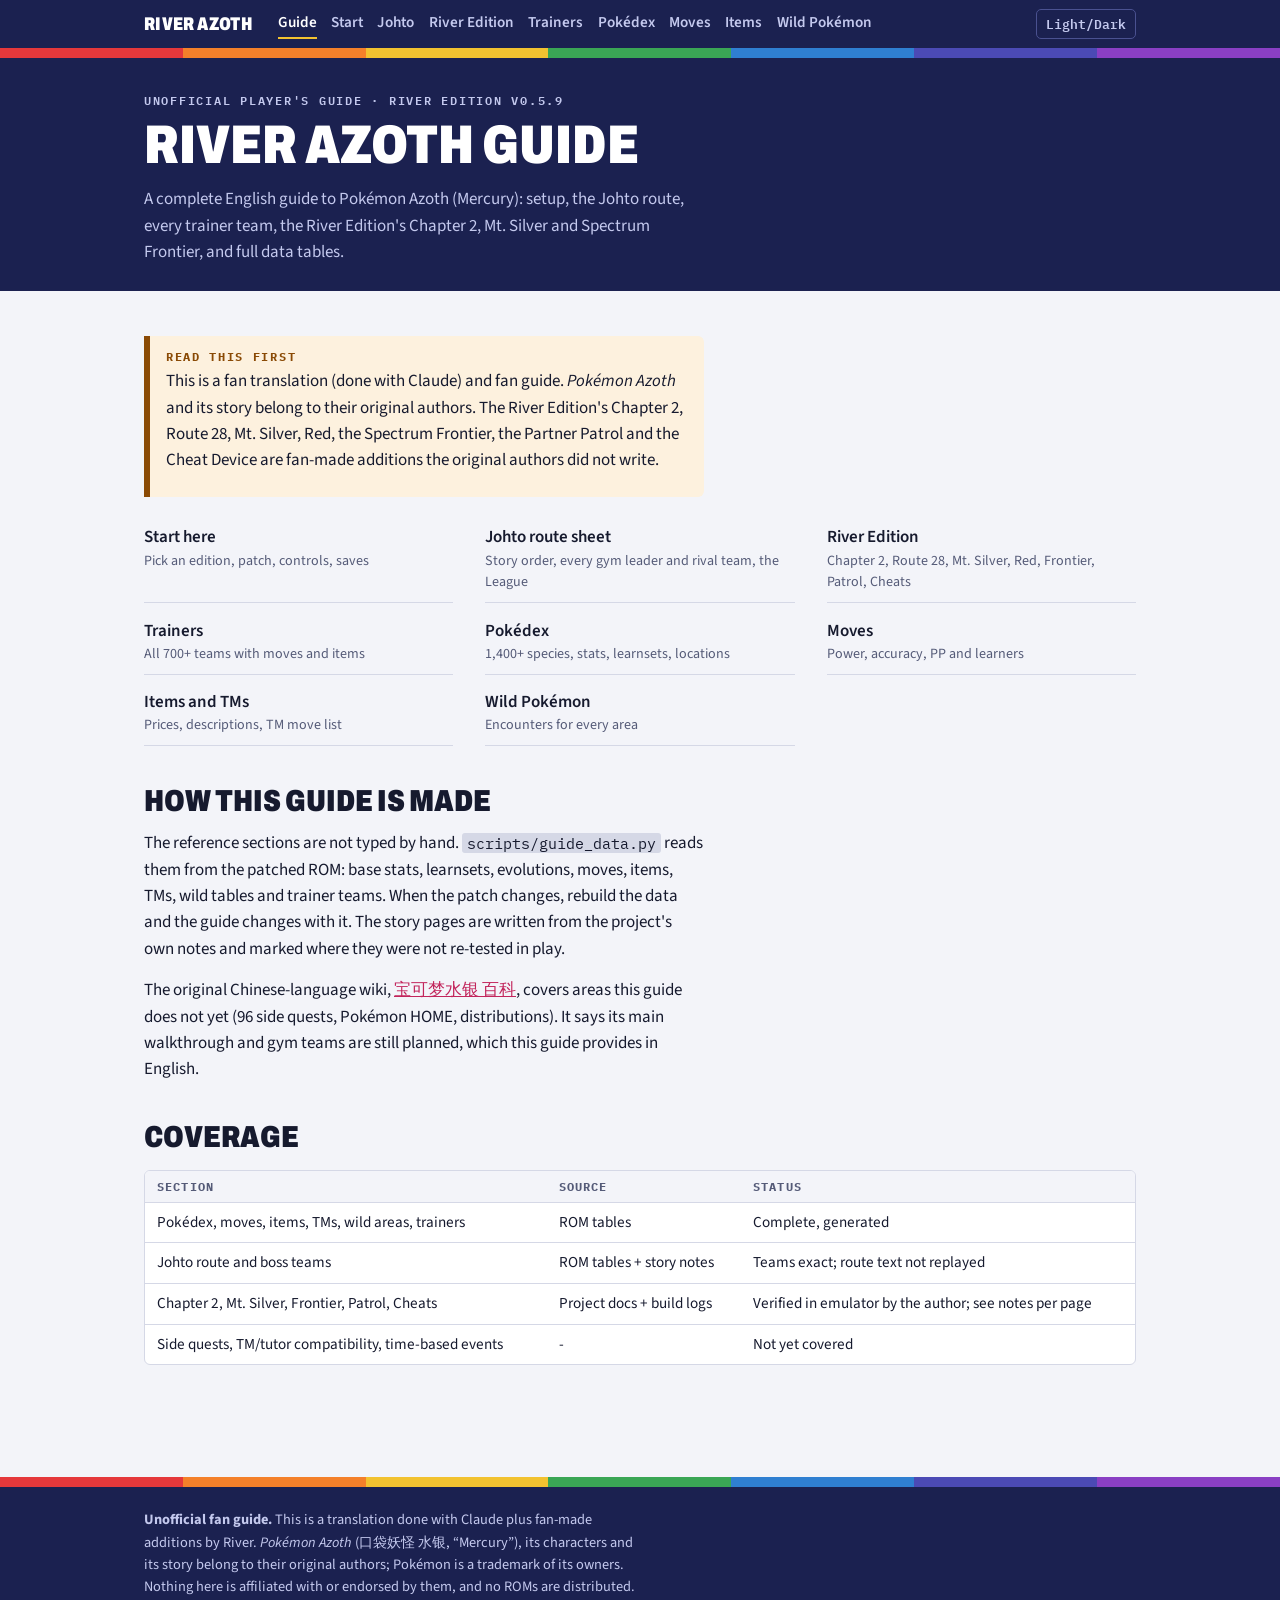
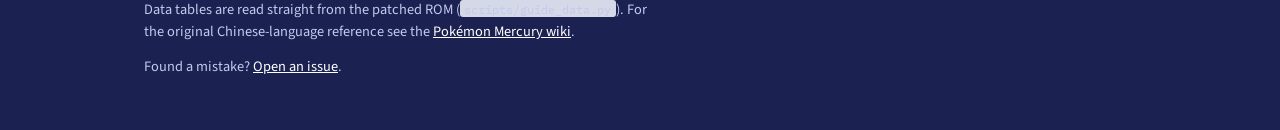
<file: docs/guide/index.html>
<!doctype html>
<html lang="en"><head><meta charset="utf-8"><meta name="viewport" content="width=device-width,initial-scale=1,viewport-fit=cover">
<title>River Azoth Guide · River Azoth Guide</title>
<meta name="description" content="A complete English guide to Pokémon Azoth (Mercury): setup, the Johto route, every trainer team, the River Edition's Chapter 2, Mt. Silver and Spectrum Frontier, and full data tables.">
<link rel="stylesheet" href="guide.css"><script src="guide.js" defer></script></head>
<body data-title="River Azoth Guide" data-kicker="Unofficial player's guide · River Edition v0.5.9" data-lede="A complete English guide to Pokémon Azoth (Mercury): setup, the Johto route, every trainer team, the River Edition's Chapter 2, Mt. Silver and Spectrum Frontier, and full data tables.">
<main class="wrap">
<div class="box warn"><b class="lab">Read this first</b><p>This is a fan translation (done with Claude) and fan guide. <i>Pokémon Azoth</i> and its story belong to their original authors. The River Edition's Chapter 2, Route 28, Mt. Silver, Red, the Spectrum Frontier, the Partner Patrol and the Cheat Device are fan-made additions the original authors did not write.</p></div>
<ul class="toc">
<li><a href="start.html">Start here<small>Pick an edition, patch, controls, saves</small></a></li>
<li><a href="walkthrough.html">Johto route sheet<small>Story order, every gym leader and rival team, the League</small></a></li>
<li><a href="river.html">River Edition<small>Chapter 2, Route 28, Mt. Silver, Red, Frontier, Patrol, Cheats</small></a></li>
<li><a href="trainers.html">Trainers<small>All 700+ teams with moves and items</small></a></li>
<li><a href="pokedex.html">Pokédex<small>1,400+ species, stats, learnsets, locations</small></a></li>
<li><a href="moves.html">Moves<small>Power, accuracy, PP and learners</small></a></li>
<li><a href="items.html">Items and TMs<small>Prices, descriptions, TM move list</small></a></li>
<li><a href="locations.html">Wild Pokémon<small>Encounters for every area</small></a></li>
</ul>
<h2>How this guide is made</h2>
<p>The reference sections are not typed by hand. <code>scripts/guide_data.py</code> reads them from the patched ROM: base stats, learnsets, evolutions, moves, items, TMs, wild tables and trainer teams. When the patch changes, rebuild the data and the guide changes with it. The story pages are written from the project's own notes and marked where they were not re-tested in play.</p>
<p>The original Chinese-language wiki, <a href="https://sum-light.github.io/azoth-wiki/">宝可梦水银 百科</a>, covers areas this guide does not yet (96 side quests, Pokémon HOME, distributions). It says its main walkthrough and gym teams are still planned, which this guide provides in English.</p>
<h2>Coverage</h2>
<div class="tw"><table><tr><th>Section</th><th>Source</th><th>Status</th></tr>
<tr><td>Pokédex, moves, items, TMs, wild areas, trainers</td><td>ROM tables</td><td>Complete, generated</td></tr>
<tr><td>Johto route and boss teams</td><td>ROM tables + story notes</td><td>Teams exact; route text not replayed</td></tr>
<tr><td>Chapter 2, Mt. Silver, Frontier, Patrol, Cheats</td><td>Project docs + build logs</td><td>Verified in emulator by the author; see notes per page</td></tr>
<tr><td>Side quests, TM/tutor compatibility, time-based events</td><td>-</td><td>Not yet covered</td></tr></table></div>
</main></body></html>
</file>
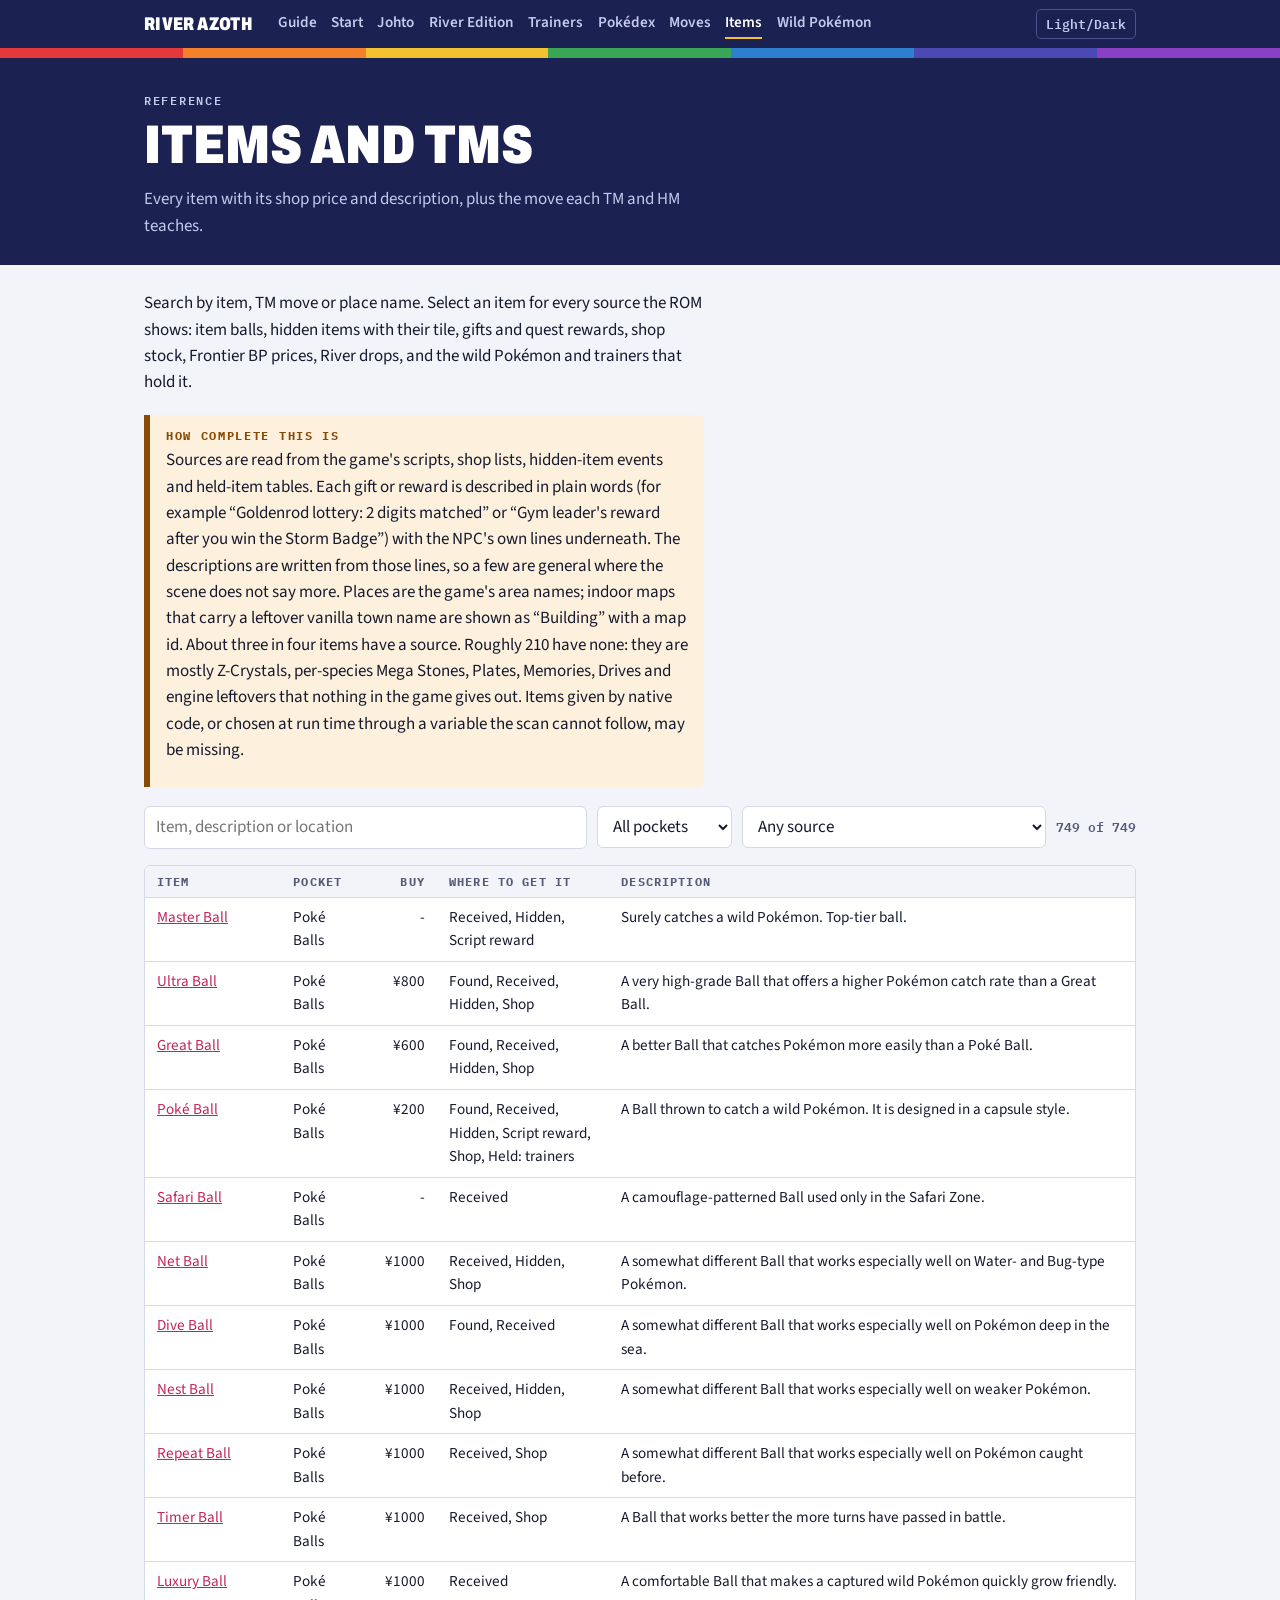
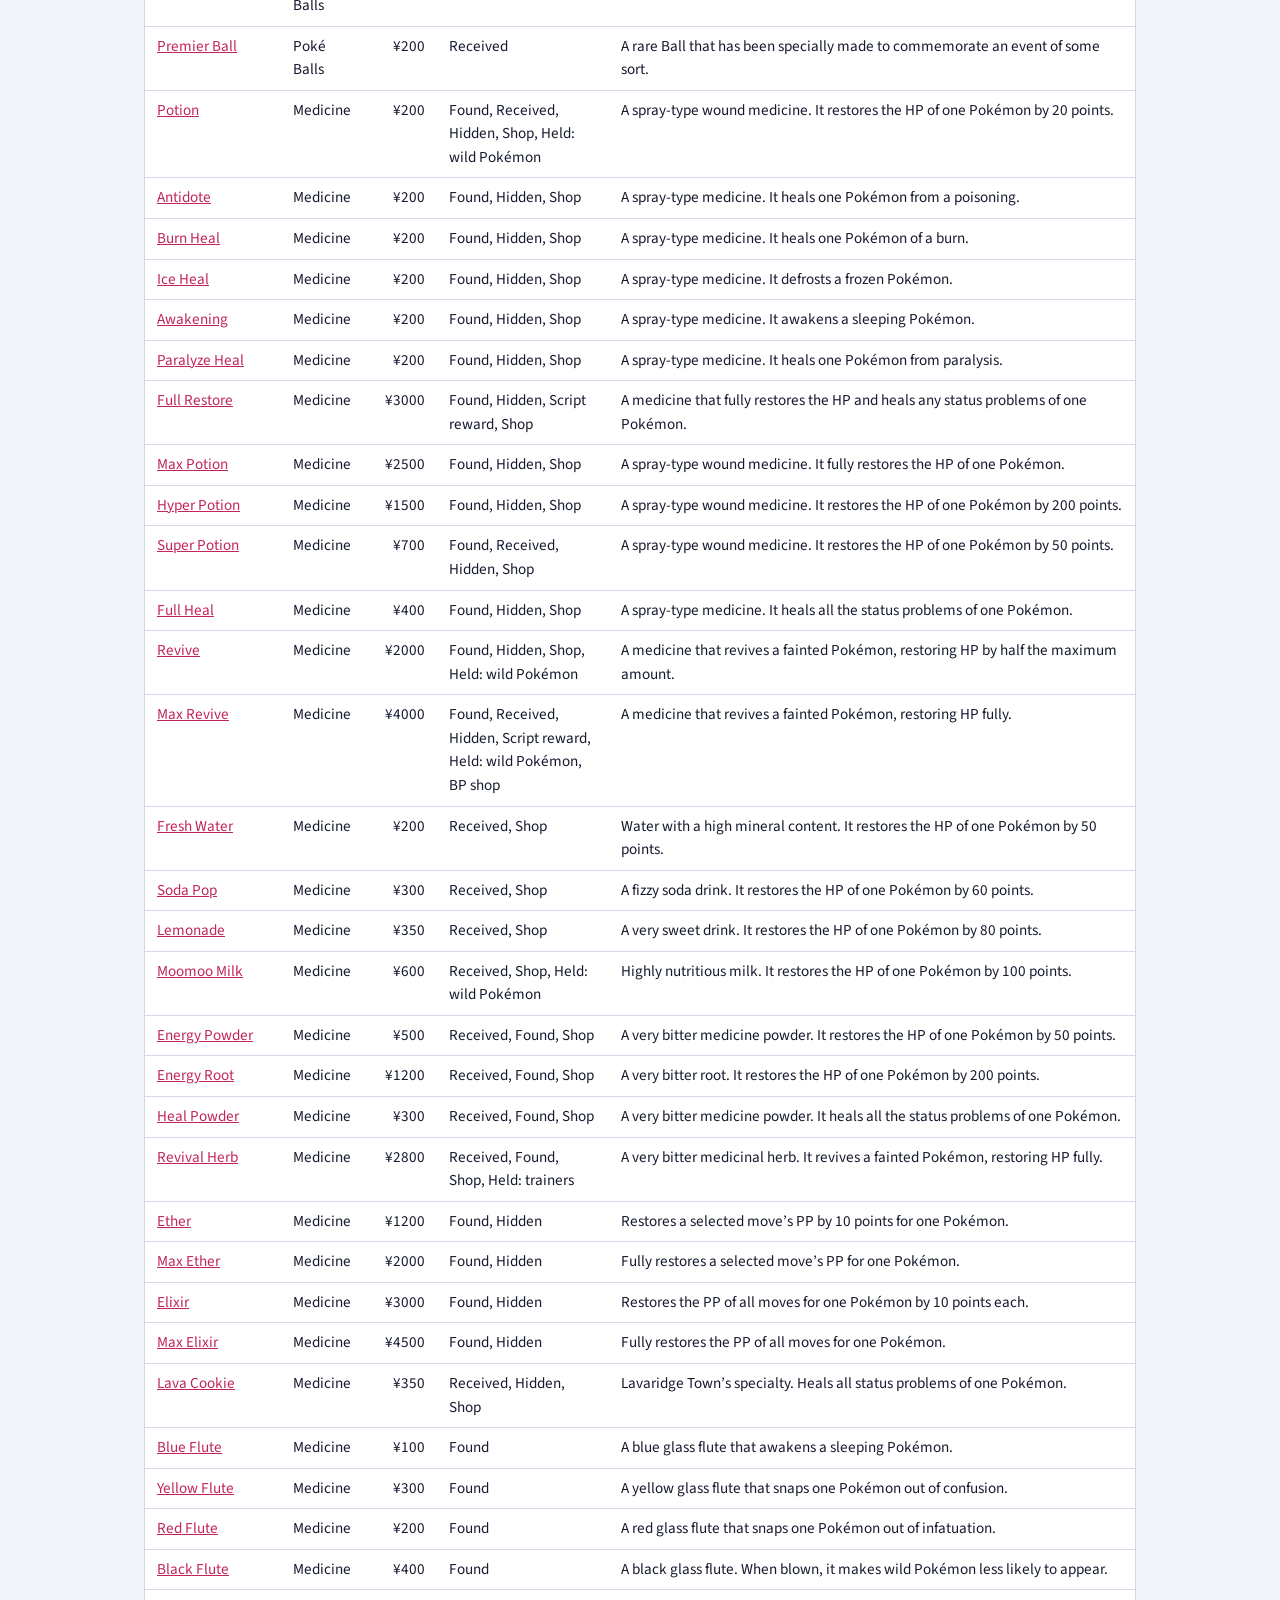
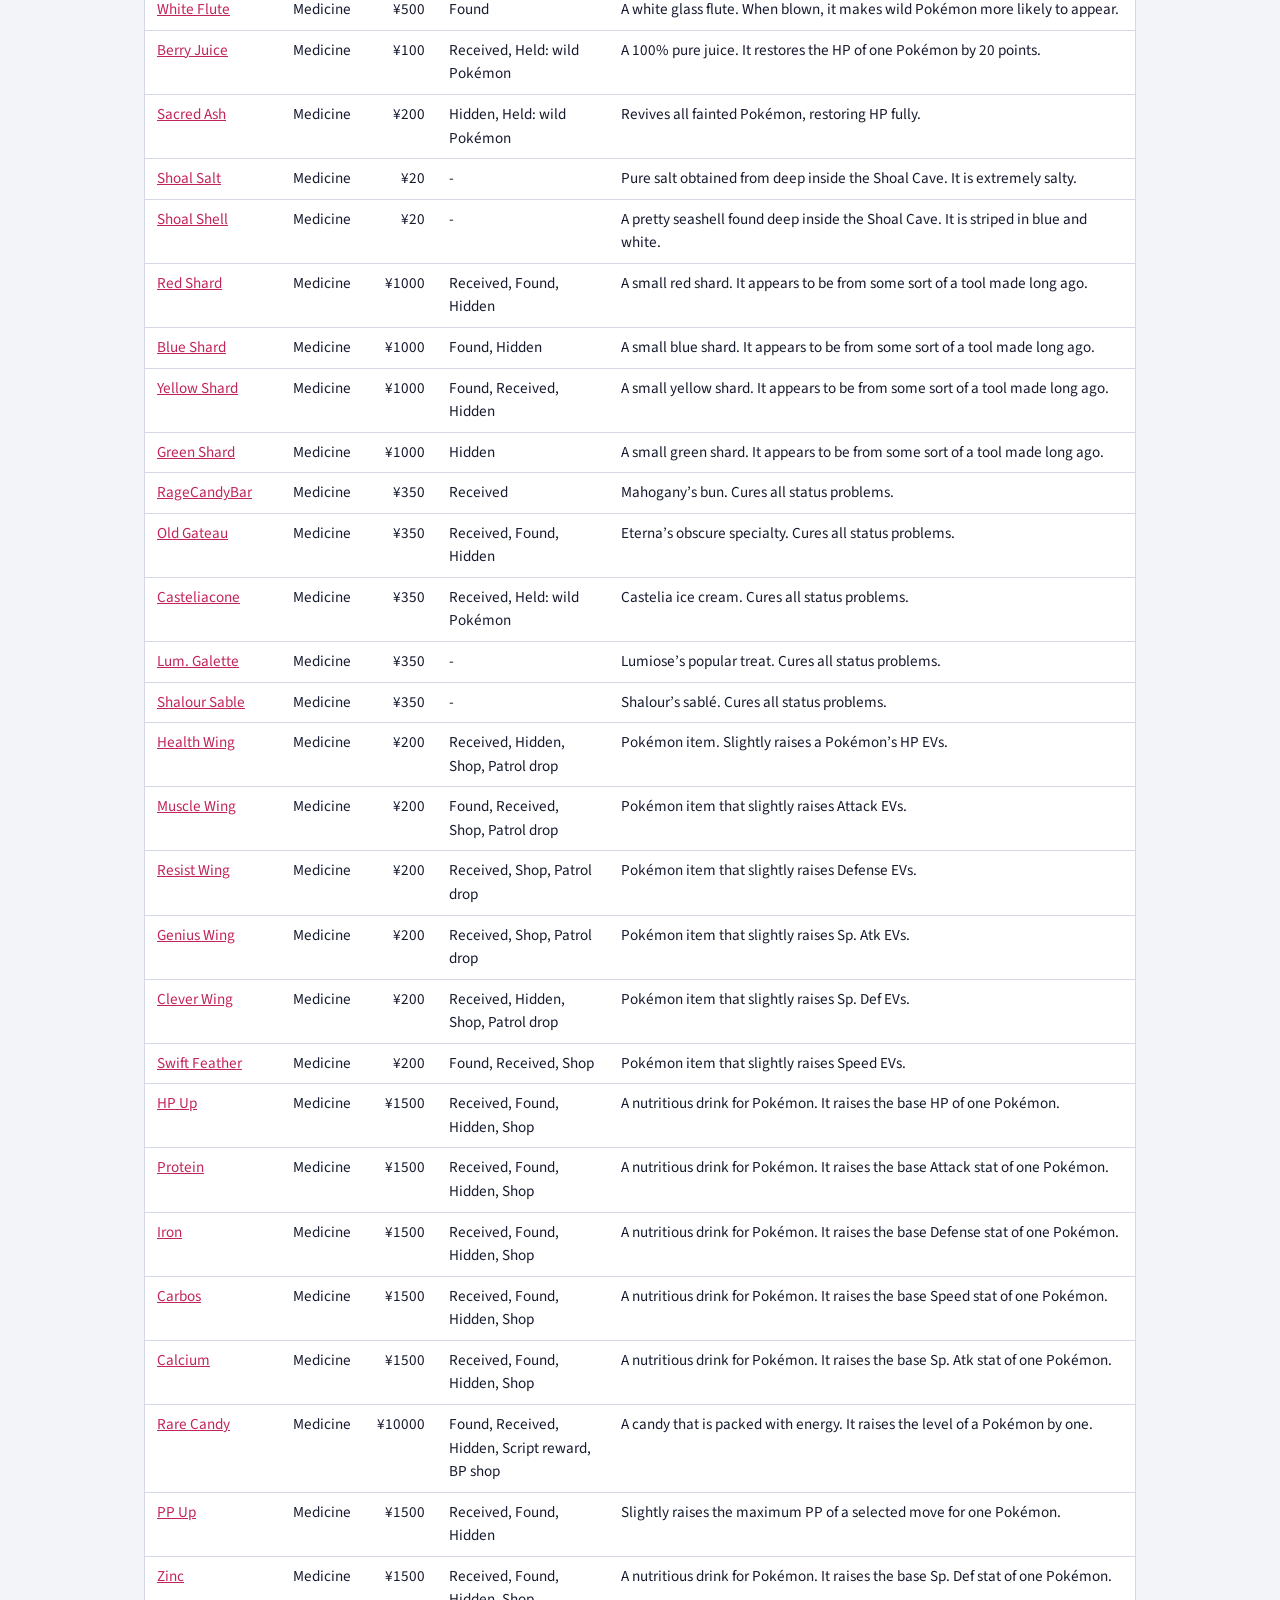
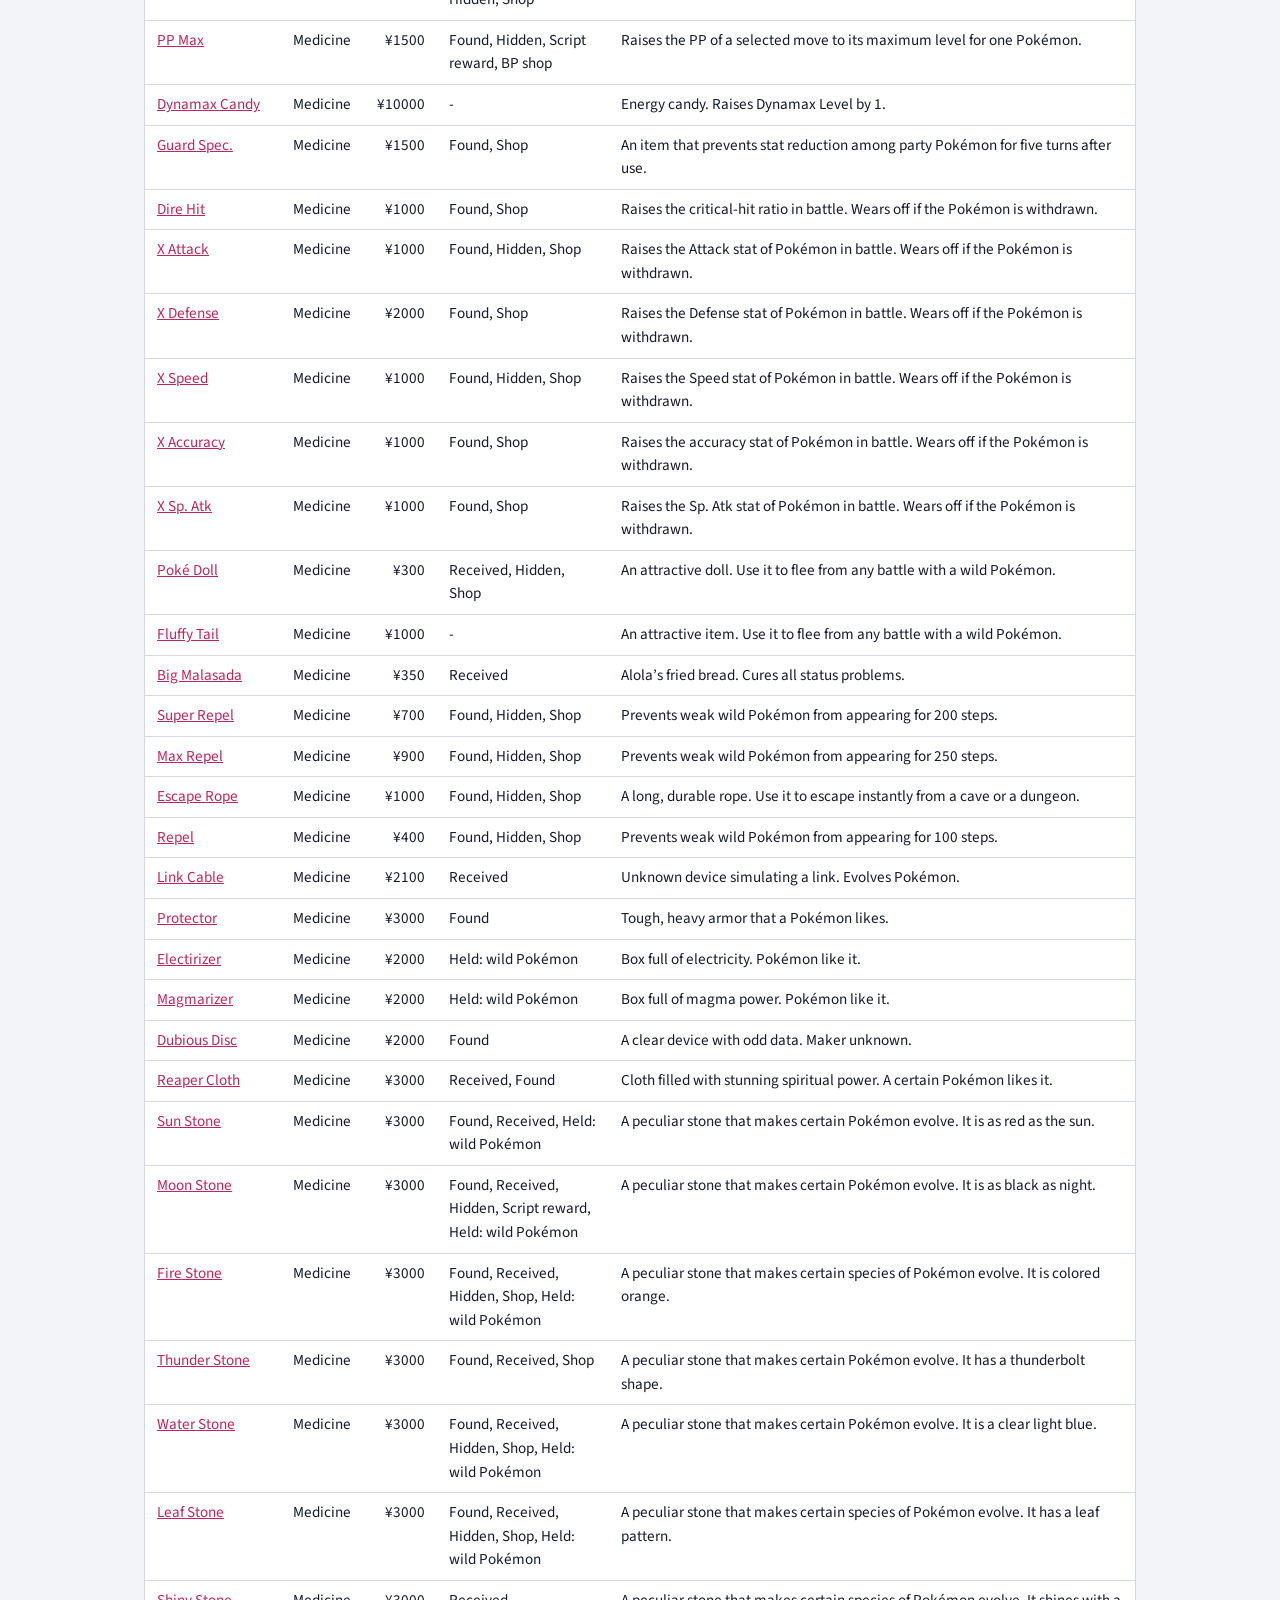
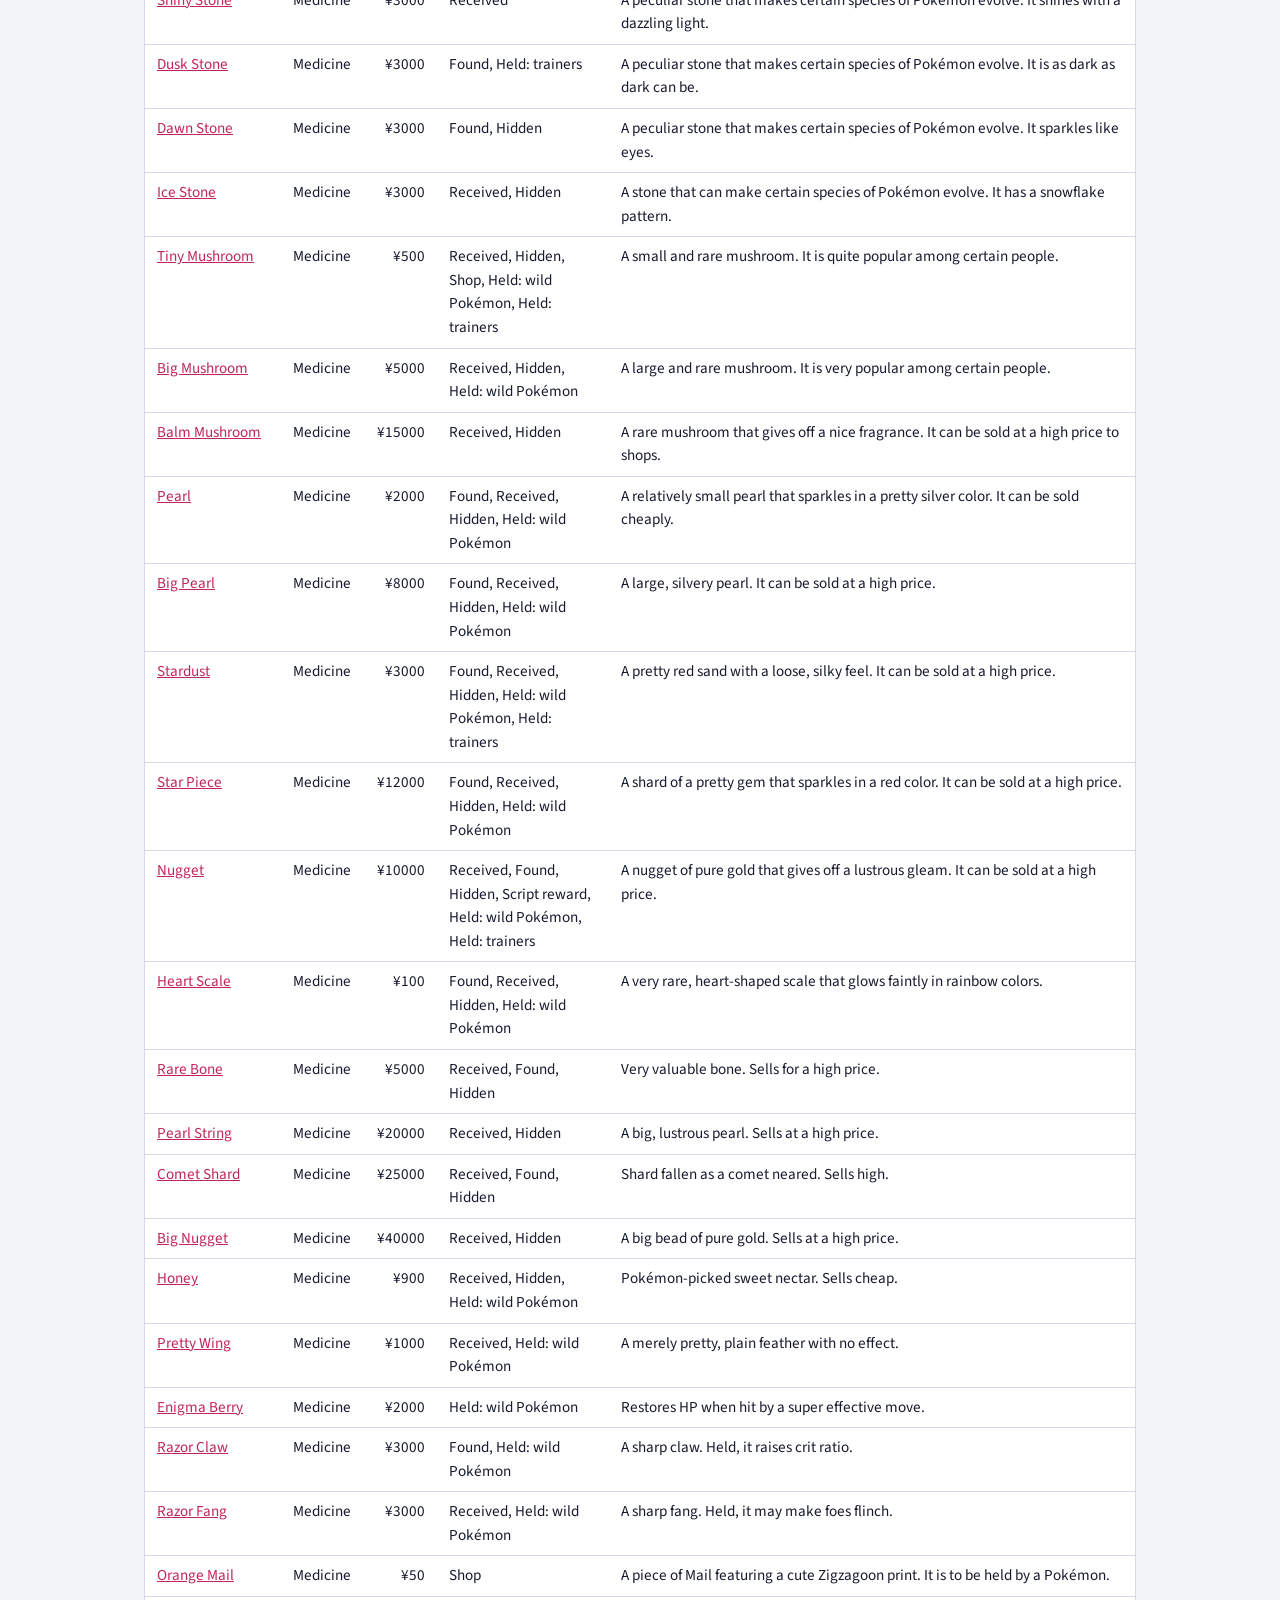
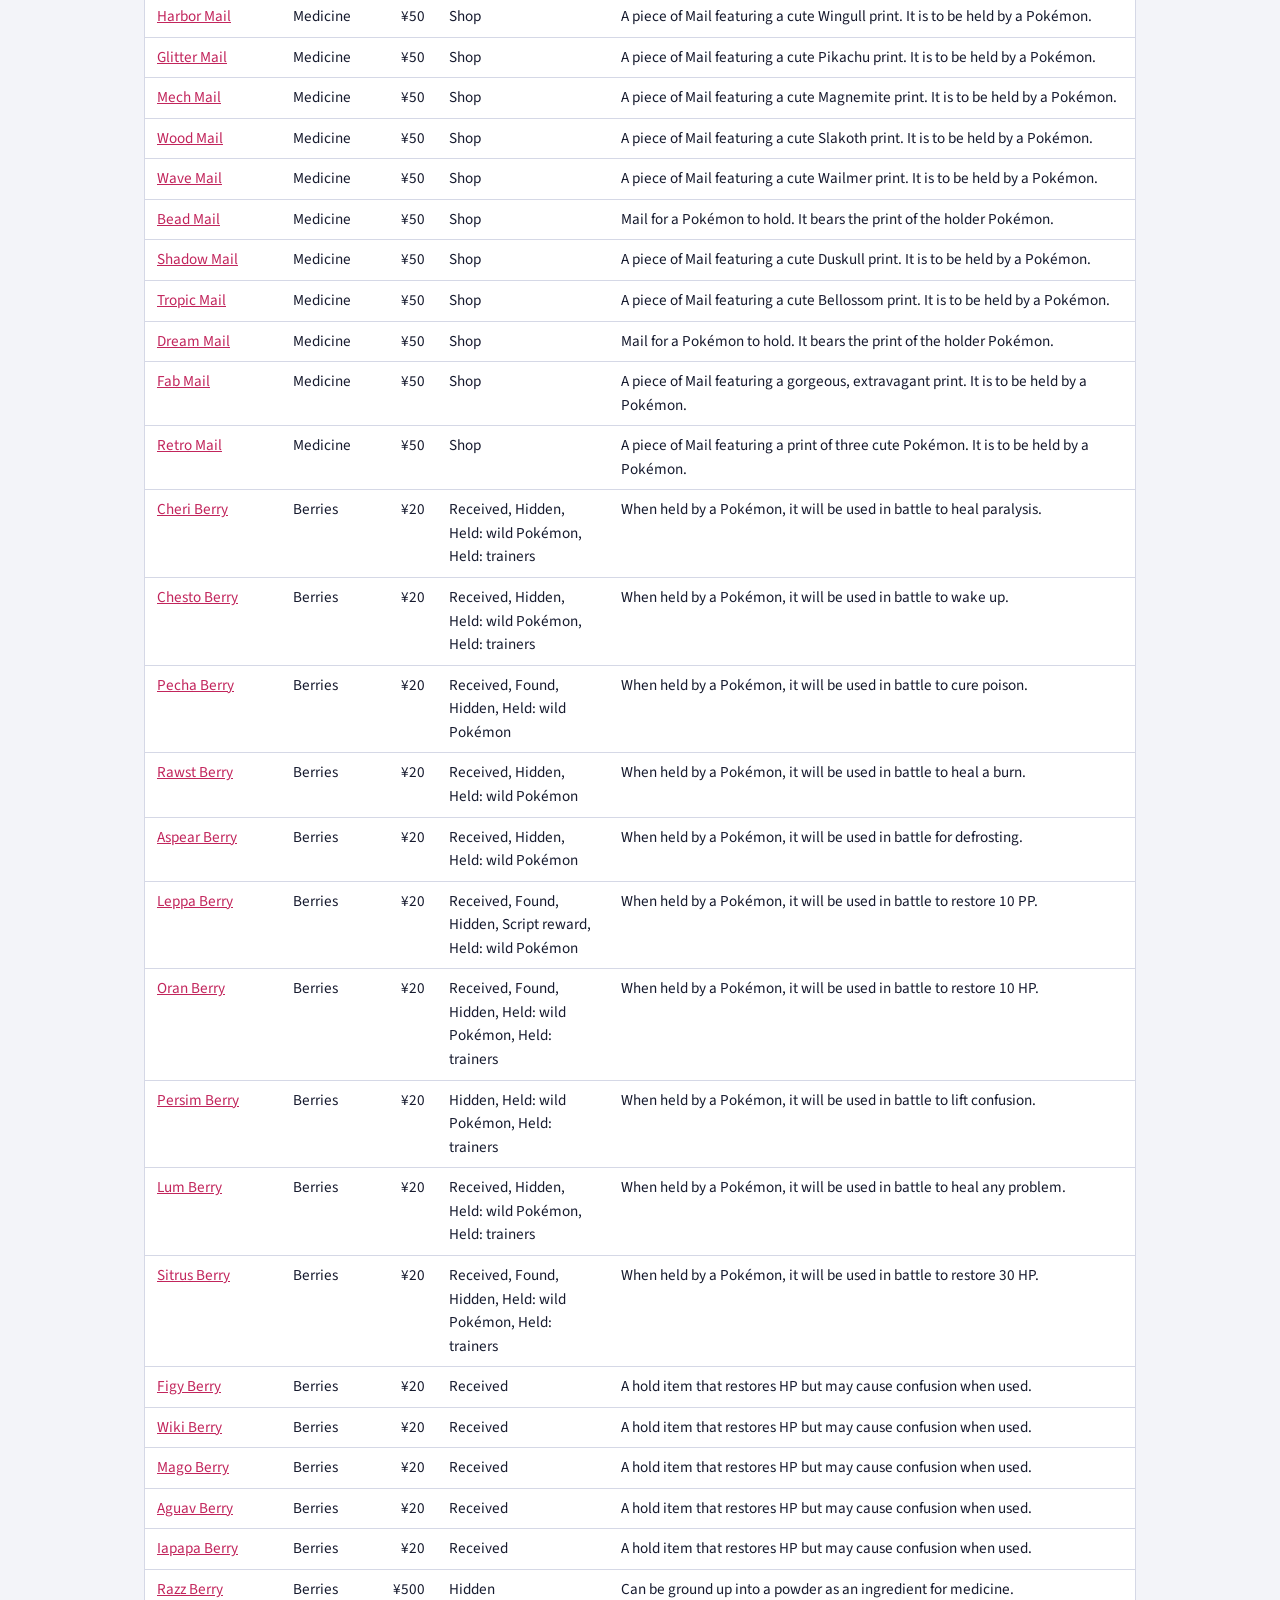
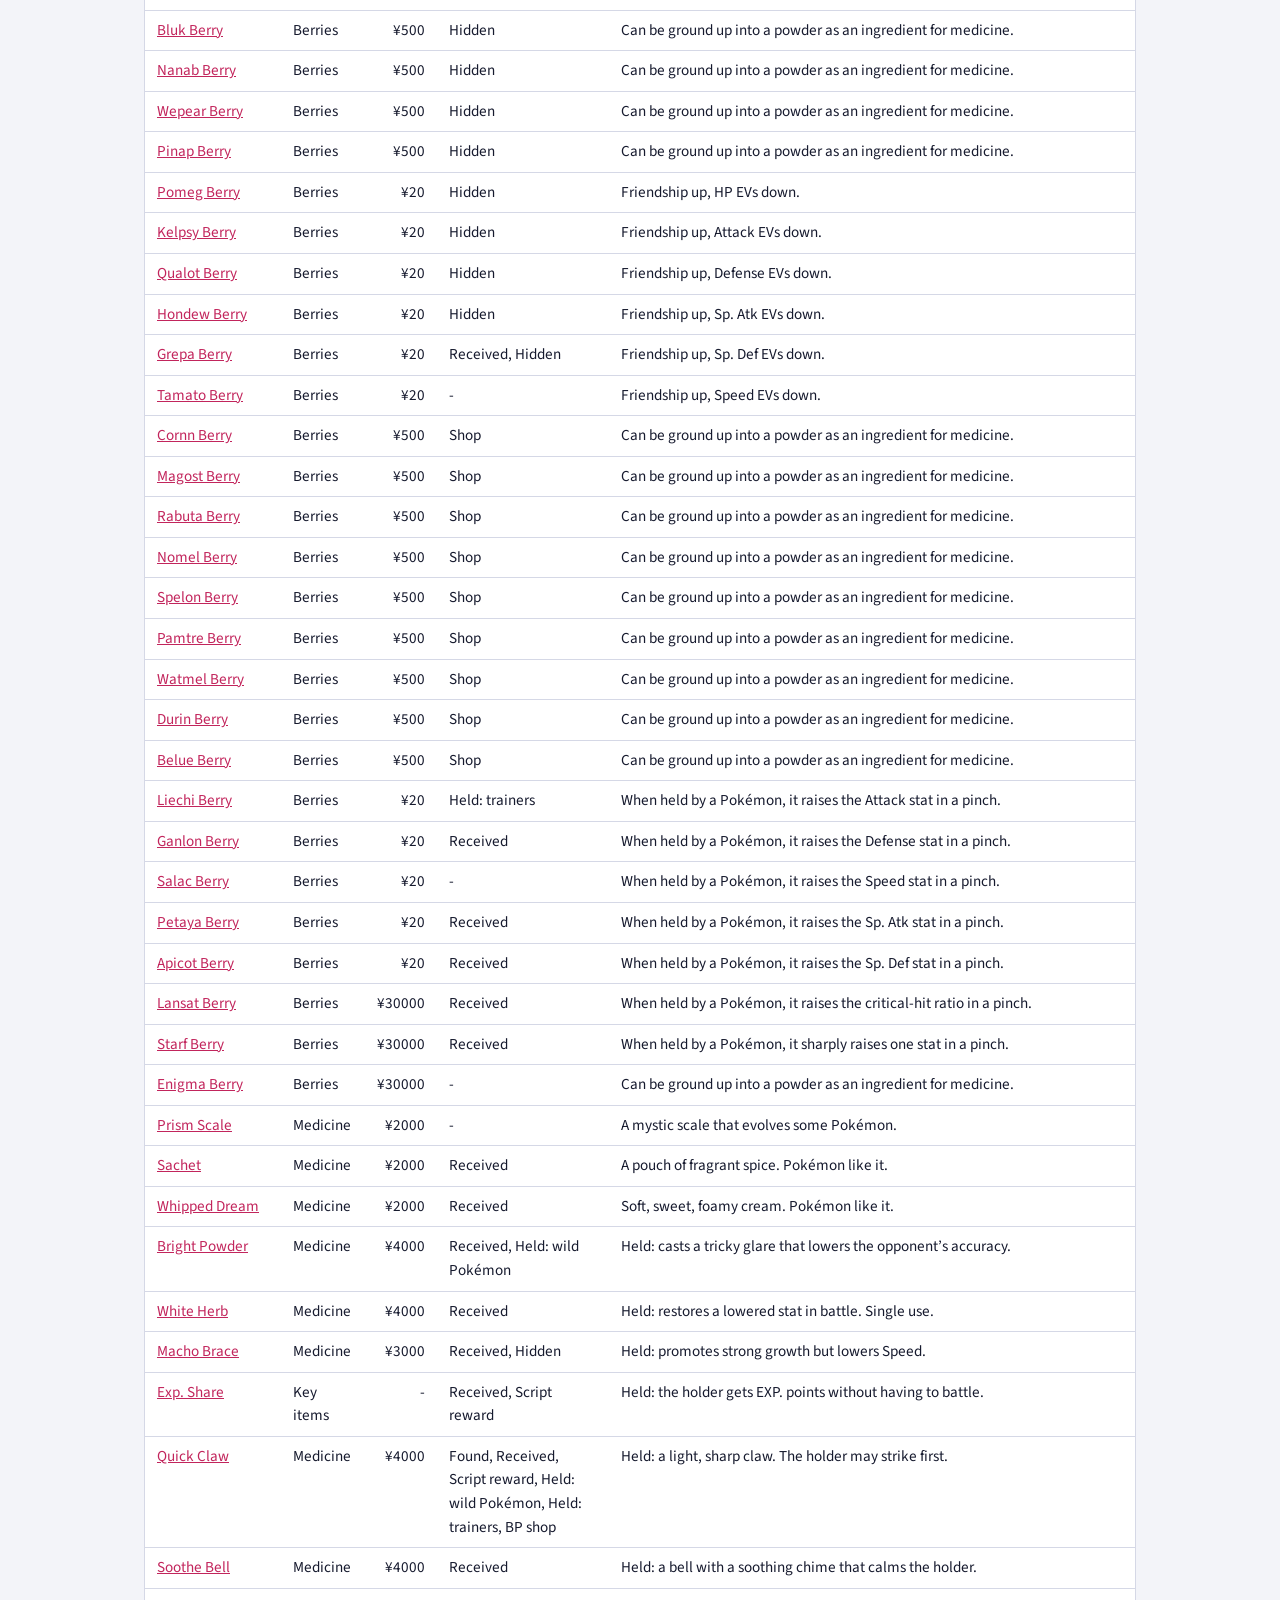
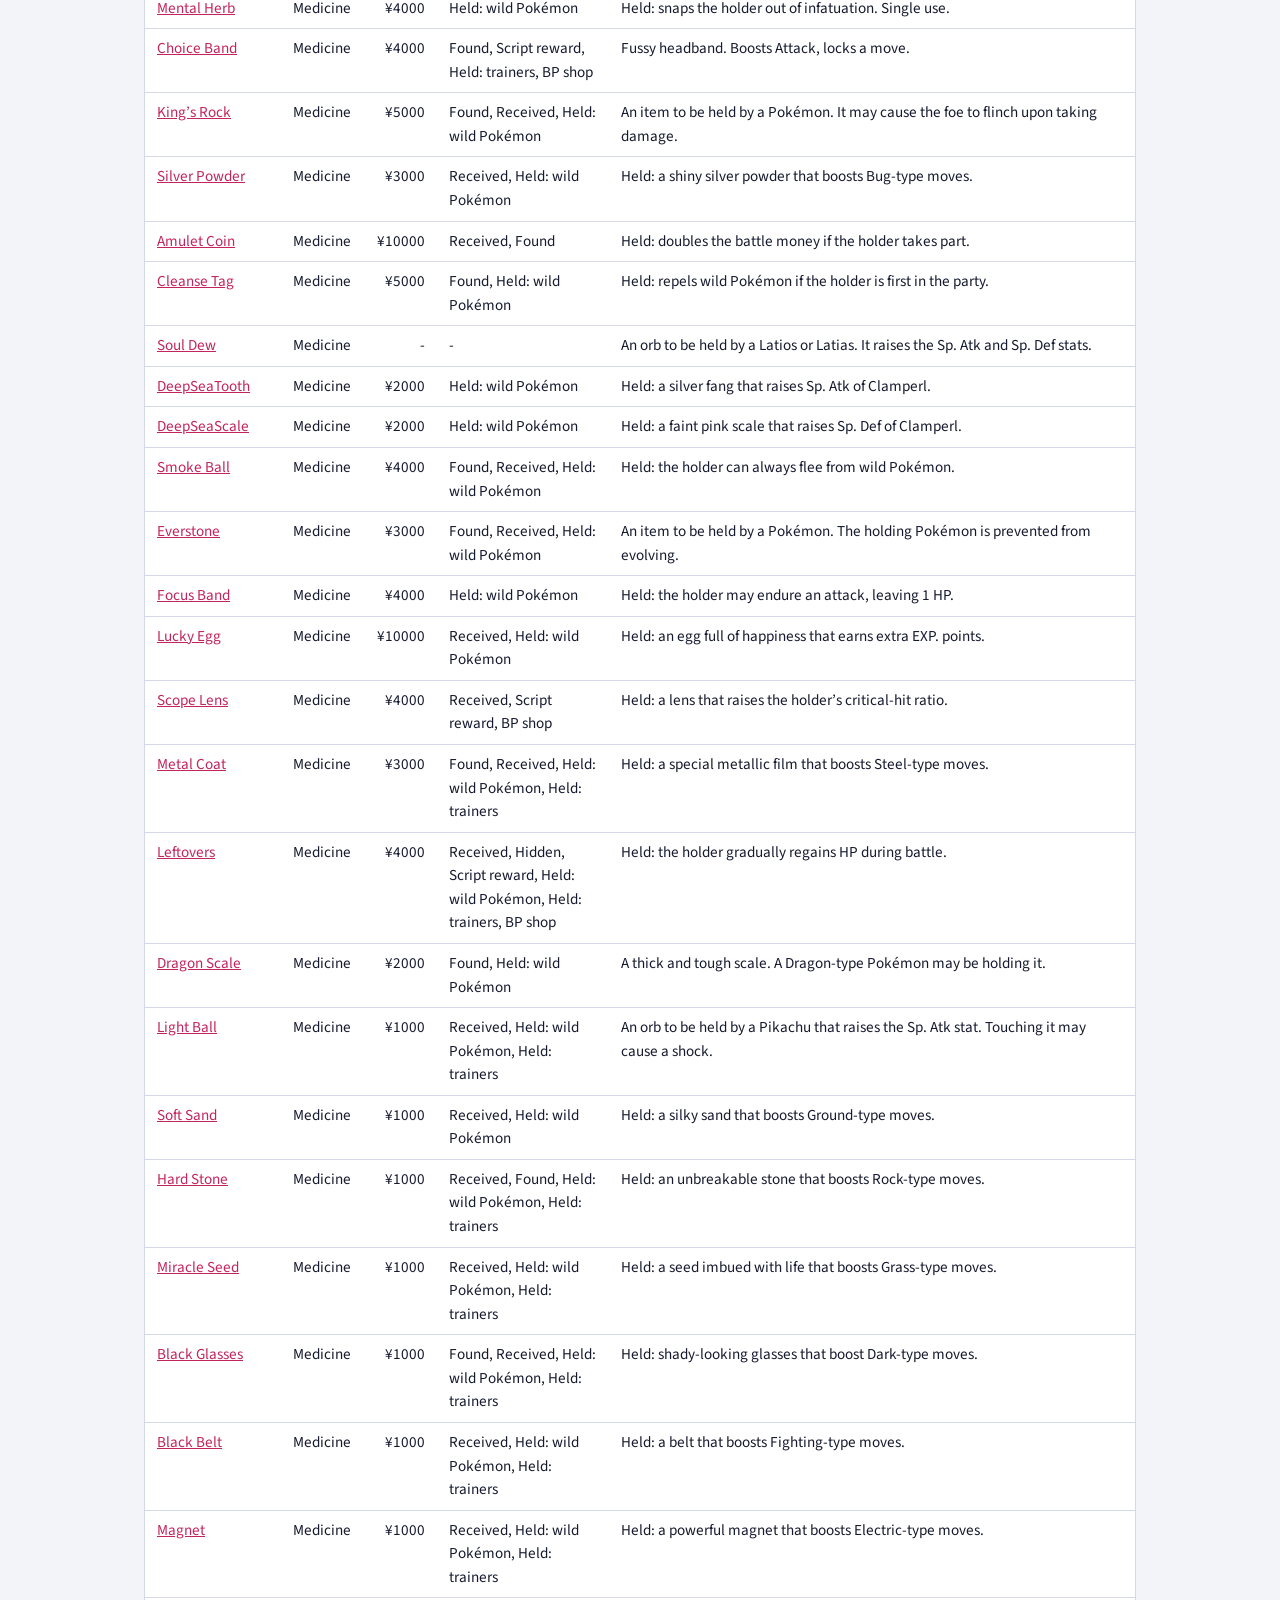
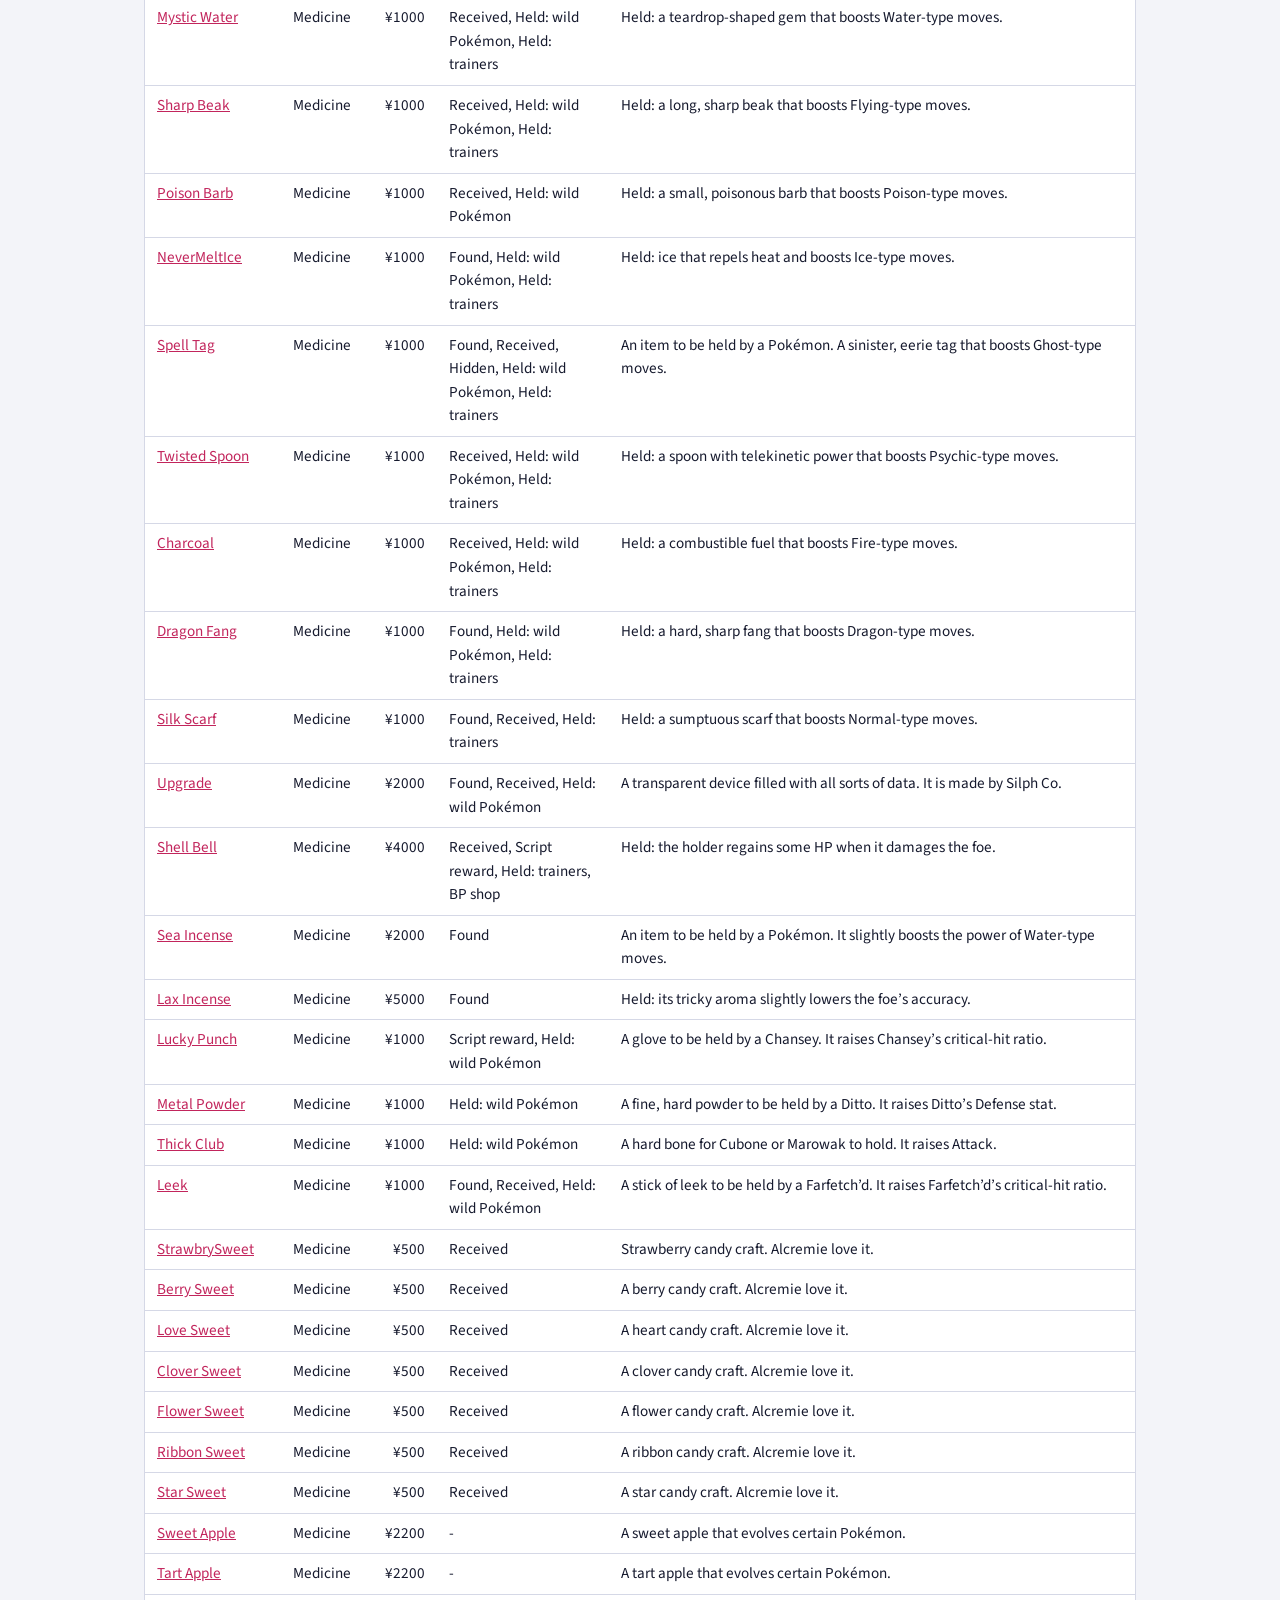
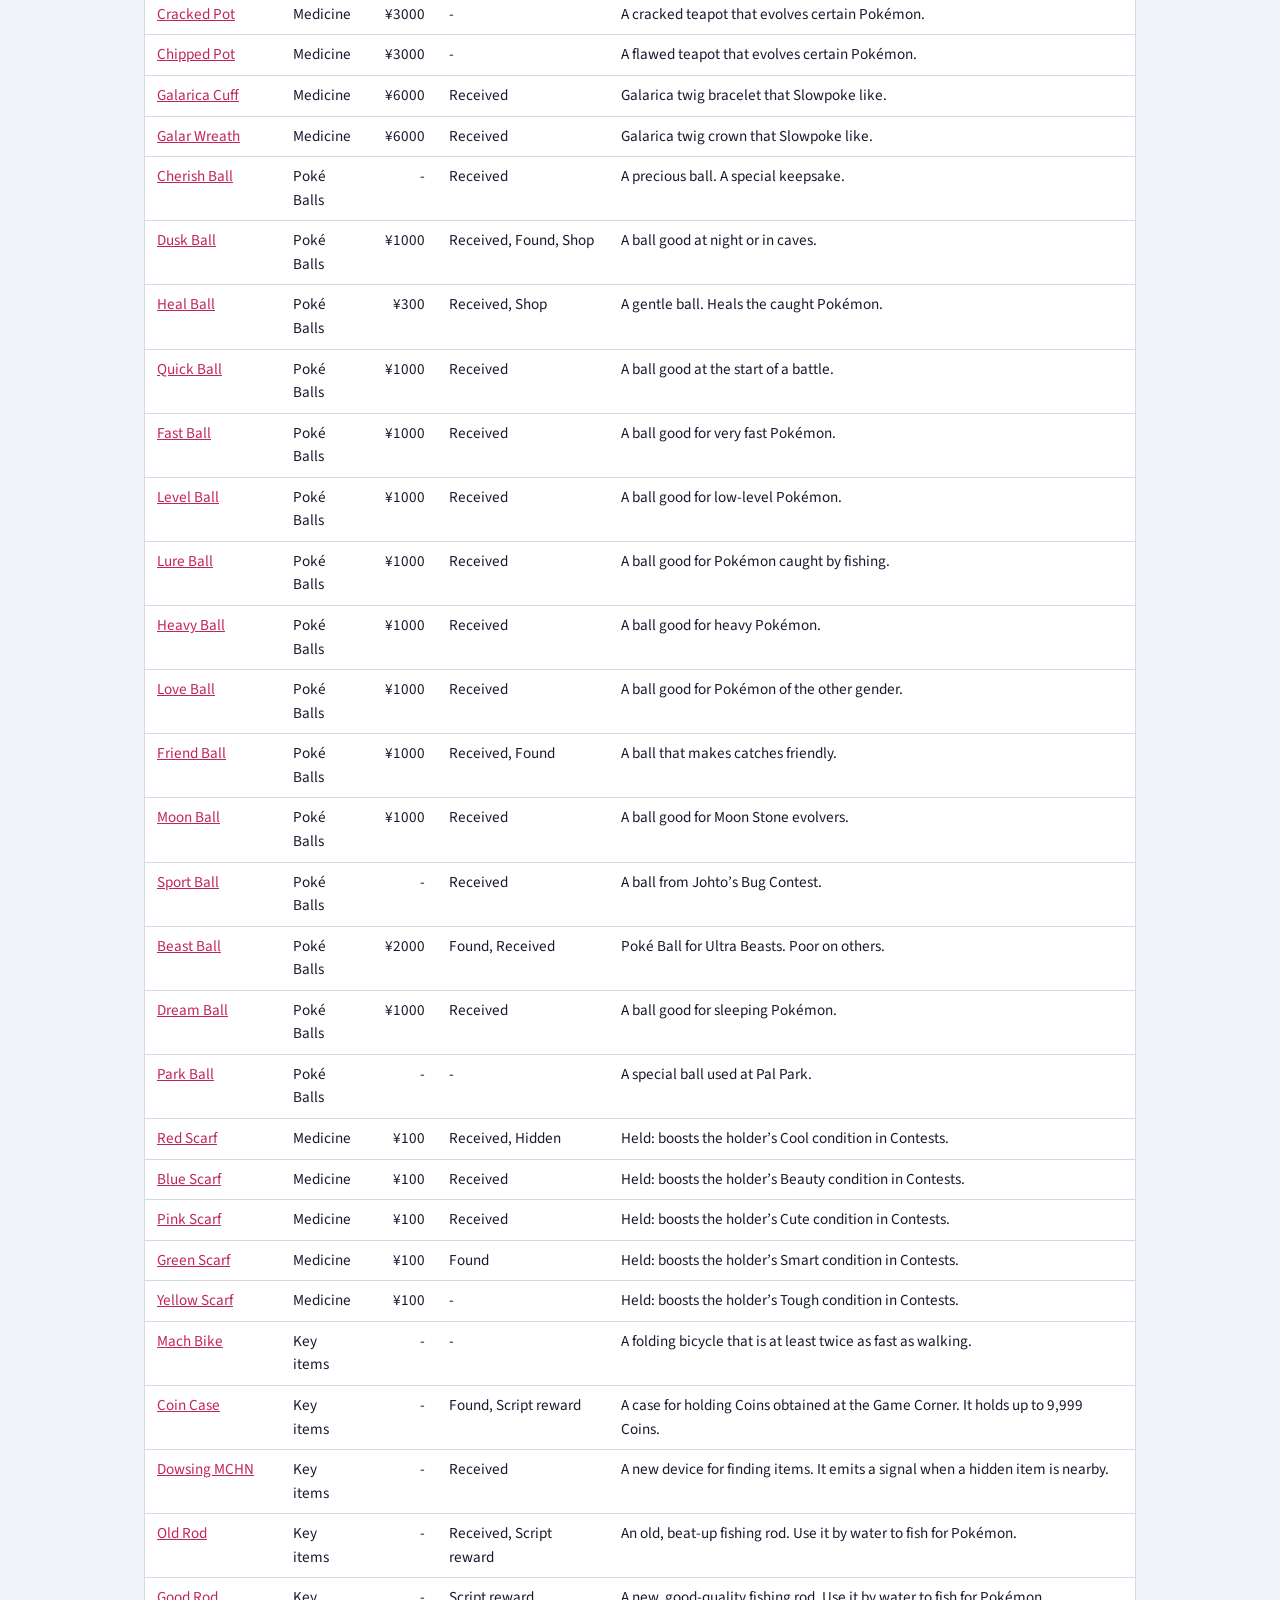
<file: docs/guide/items.html>
<!doctype html>
<html lang="en"><head><meta charset="utf-8"><meta name="viewport" content="width=device-width,initial-scale=1,viewport-fit=cover">
<title>Items and TMs · River Azoth Guide</title>
<meta name="description" content="Every item with its shop price and description, plus the move each TM and HM teaches.">
<link rel="stylesheet" href="guide.css"><script src="guide.js" defer></script></head>
<body data-title="Items and TMs" data-kicker="Reference" data-lede="Every item with its shop price and description, plus the move each TM and HM teaches." data-view="items">
<main class="wrap" id="view">
<p>Search by item, TM move or place name. Select an item for every source the ROM shows: item balls, hidden items with their tile, gifts and quest rewards, shop stock, Frontier BP prices, River drops, and the wild Pokémon and trainers that hold it.</p>
<div class="box warn"><b class="lab">How complete this is</b><p>Sources are read from the game's scripts, shop lists, hidden-item events and held-item tables. Each gift or reward is described in plain words (for example &ldquo;Goldenrod lottery: 2 digits matched&rdquo; or &ldquo;Gym leader's reward after you win the Storm Badge&rdquo;) with the NPC's own lines underneath. The descriptions are written from those lines, so a few are general where the scene does not say more. Places are the game's area names; indoor maps that carry a leftover vanilla town name are shown as &ldquo;Building&rdquo; with a map id. About three in four items have a source. Roughly 210 have none: they are mostly Z-Crystals, per-species Mega Stones, Plates, Memories, Drives and engine leftovers that nothing in the game gives out. Items given by native code, or chosen at run time through a variable the scan cannot follow, may be missing.</p></div>
</main></body></html>
</file>
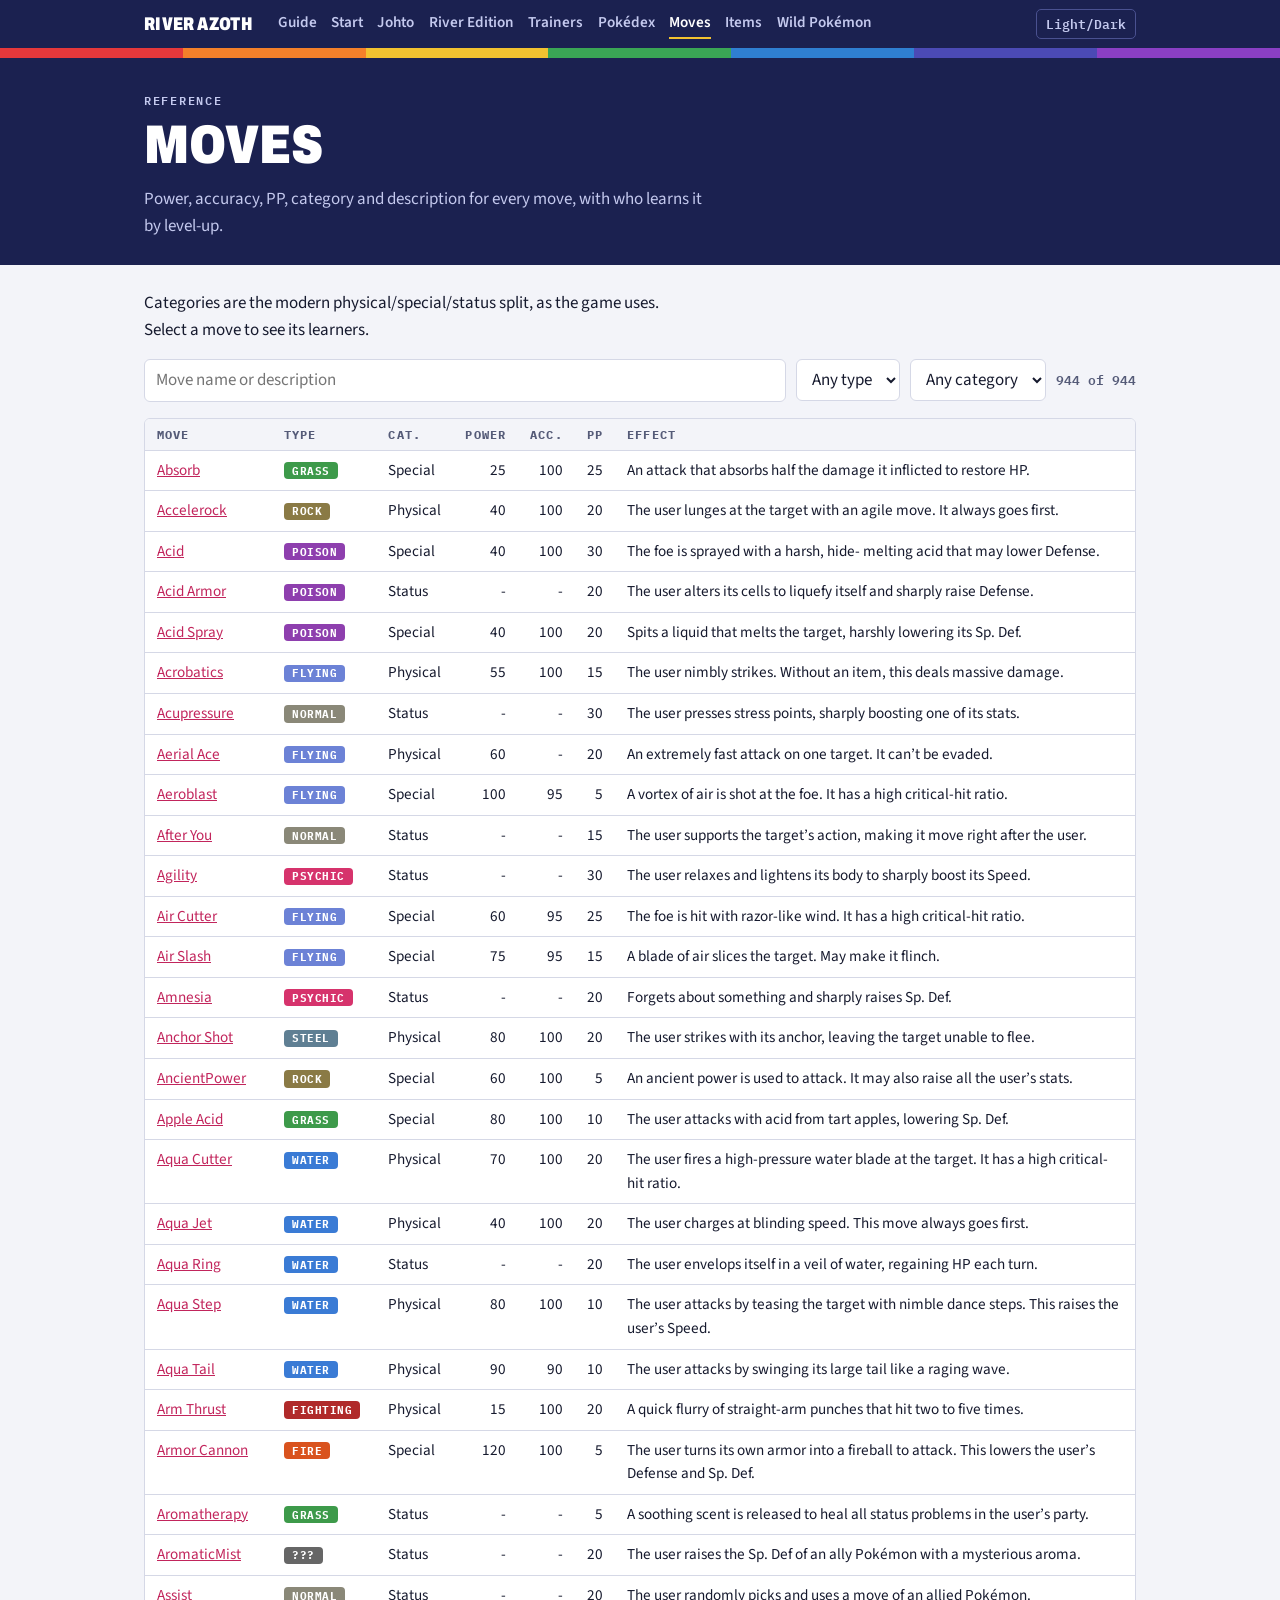
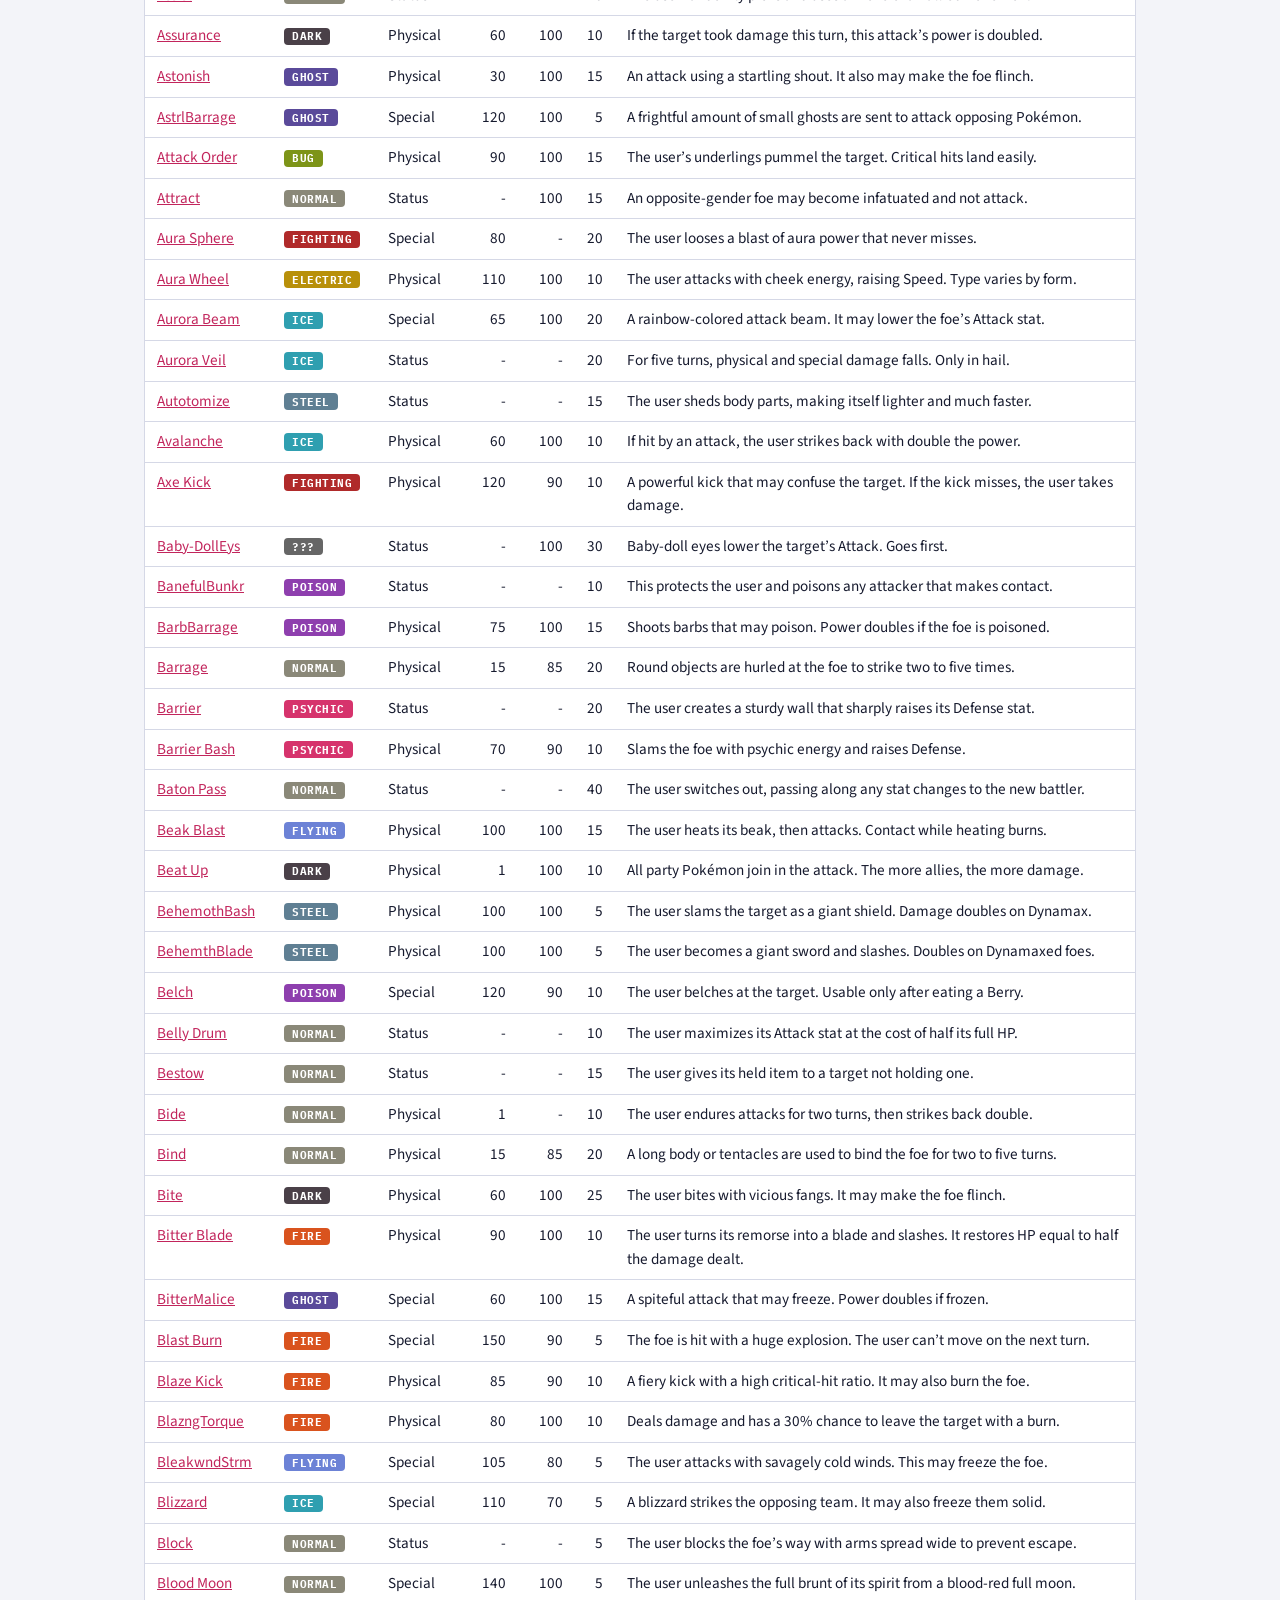
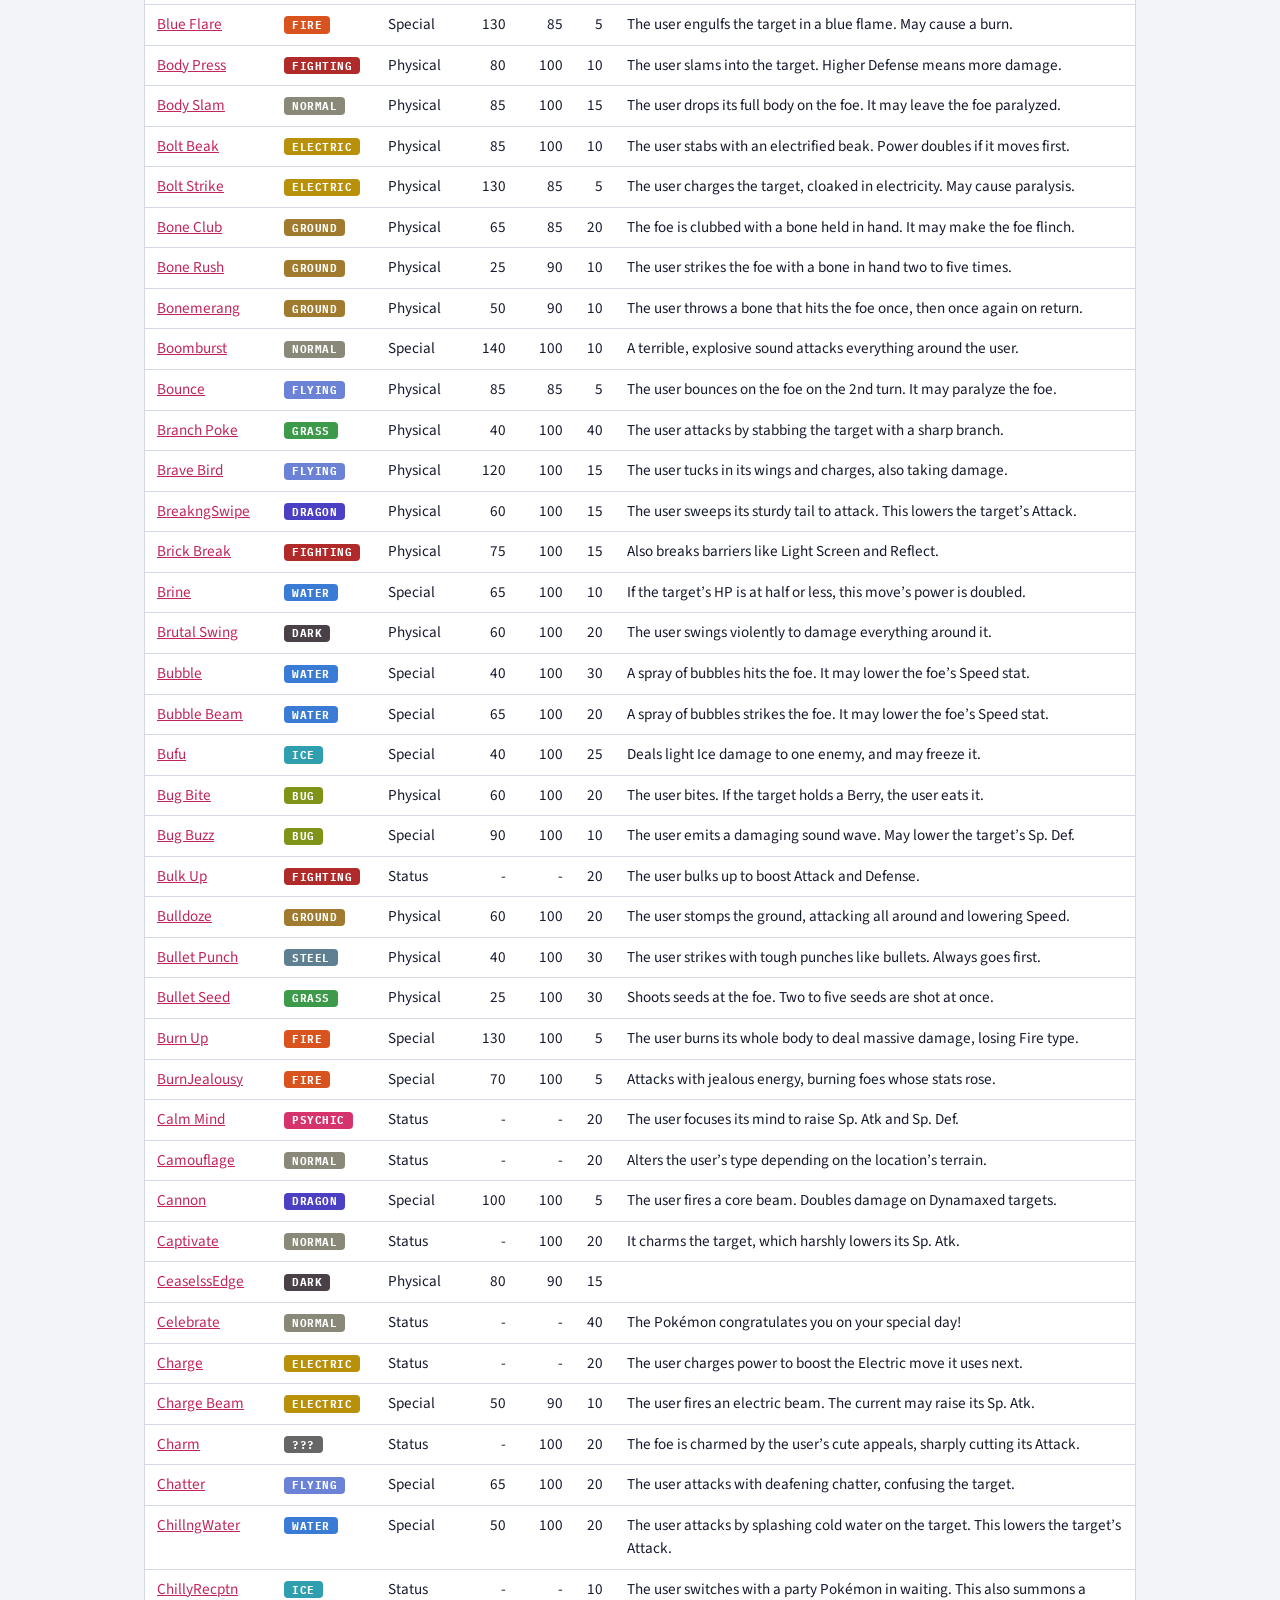
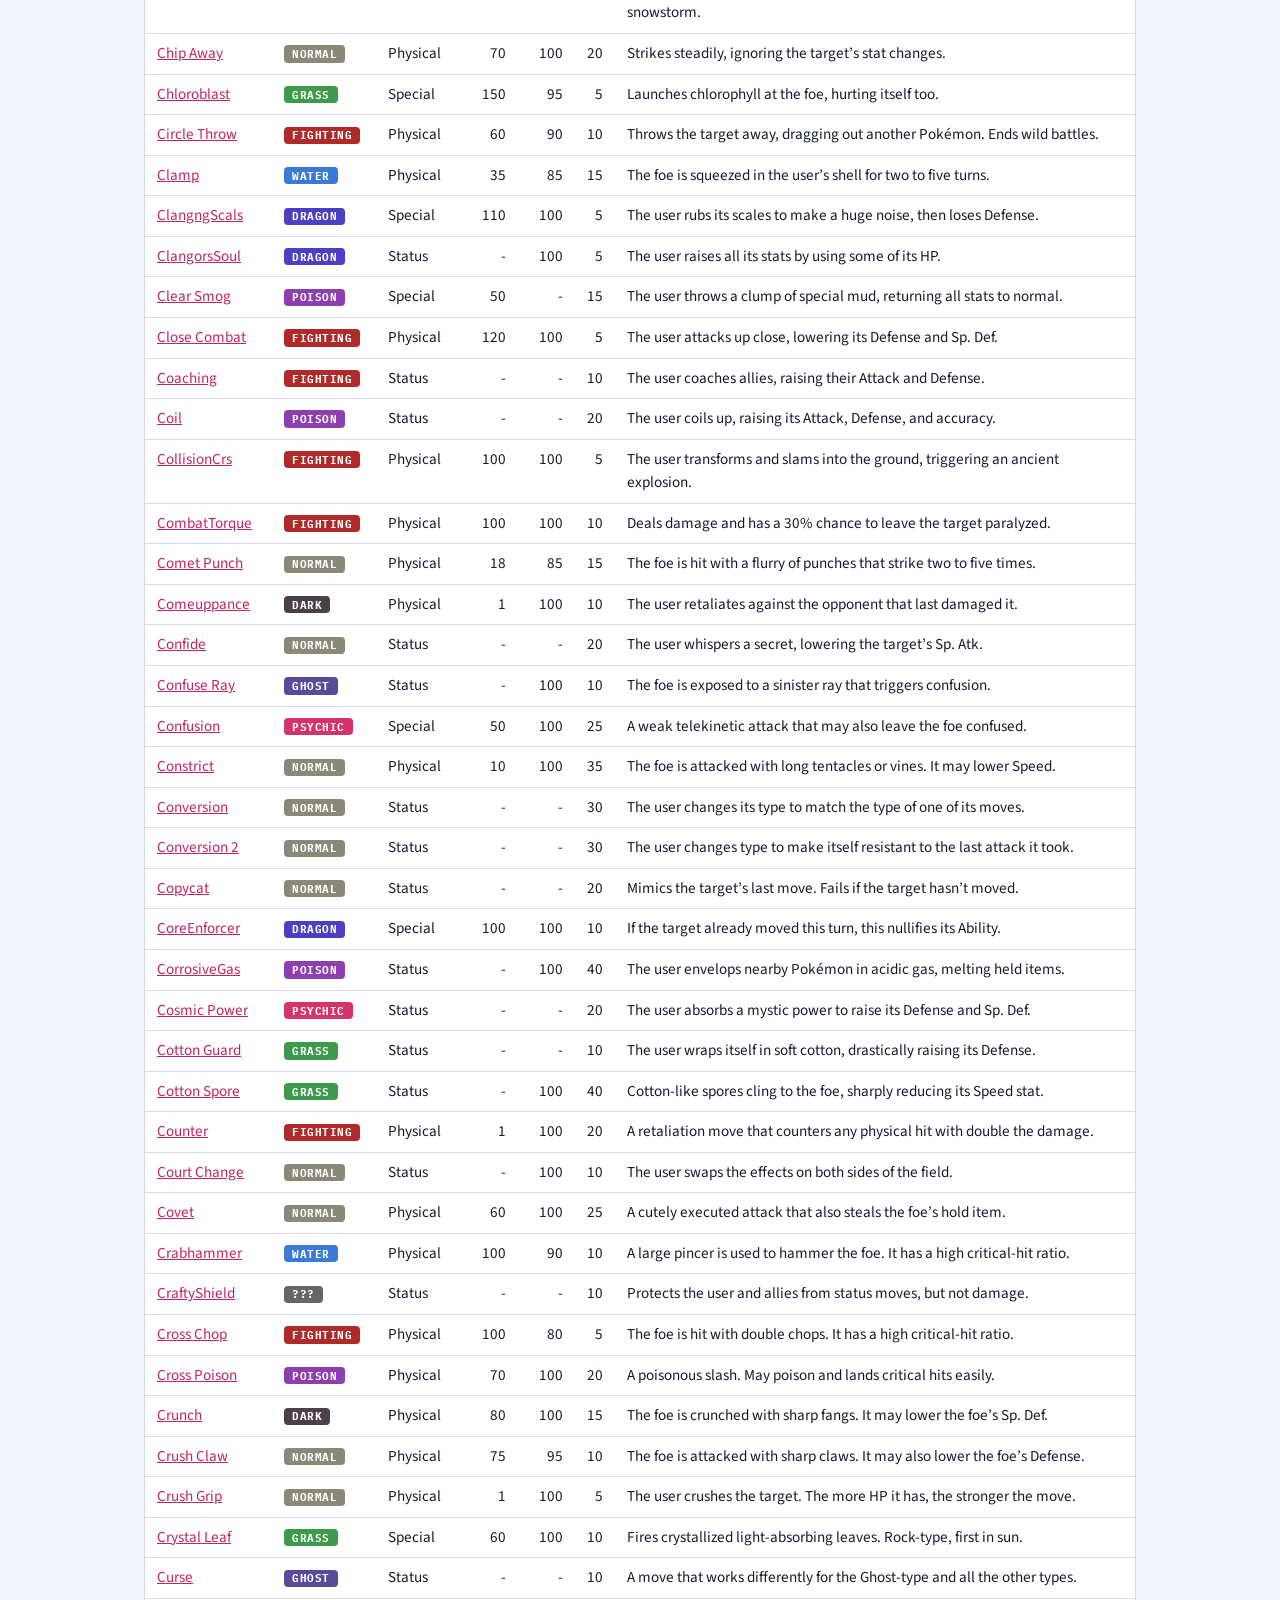
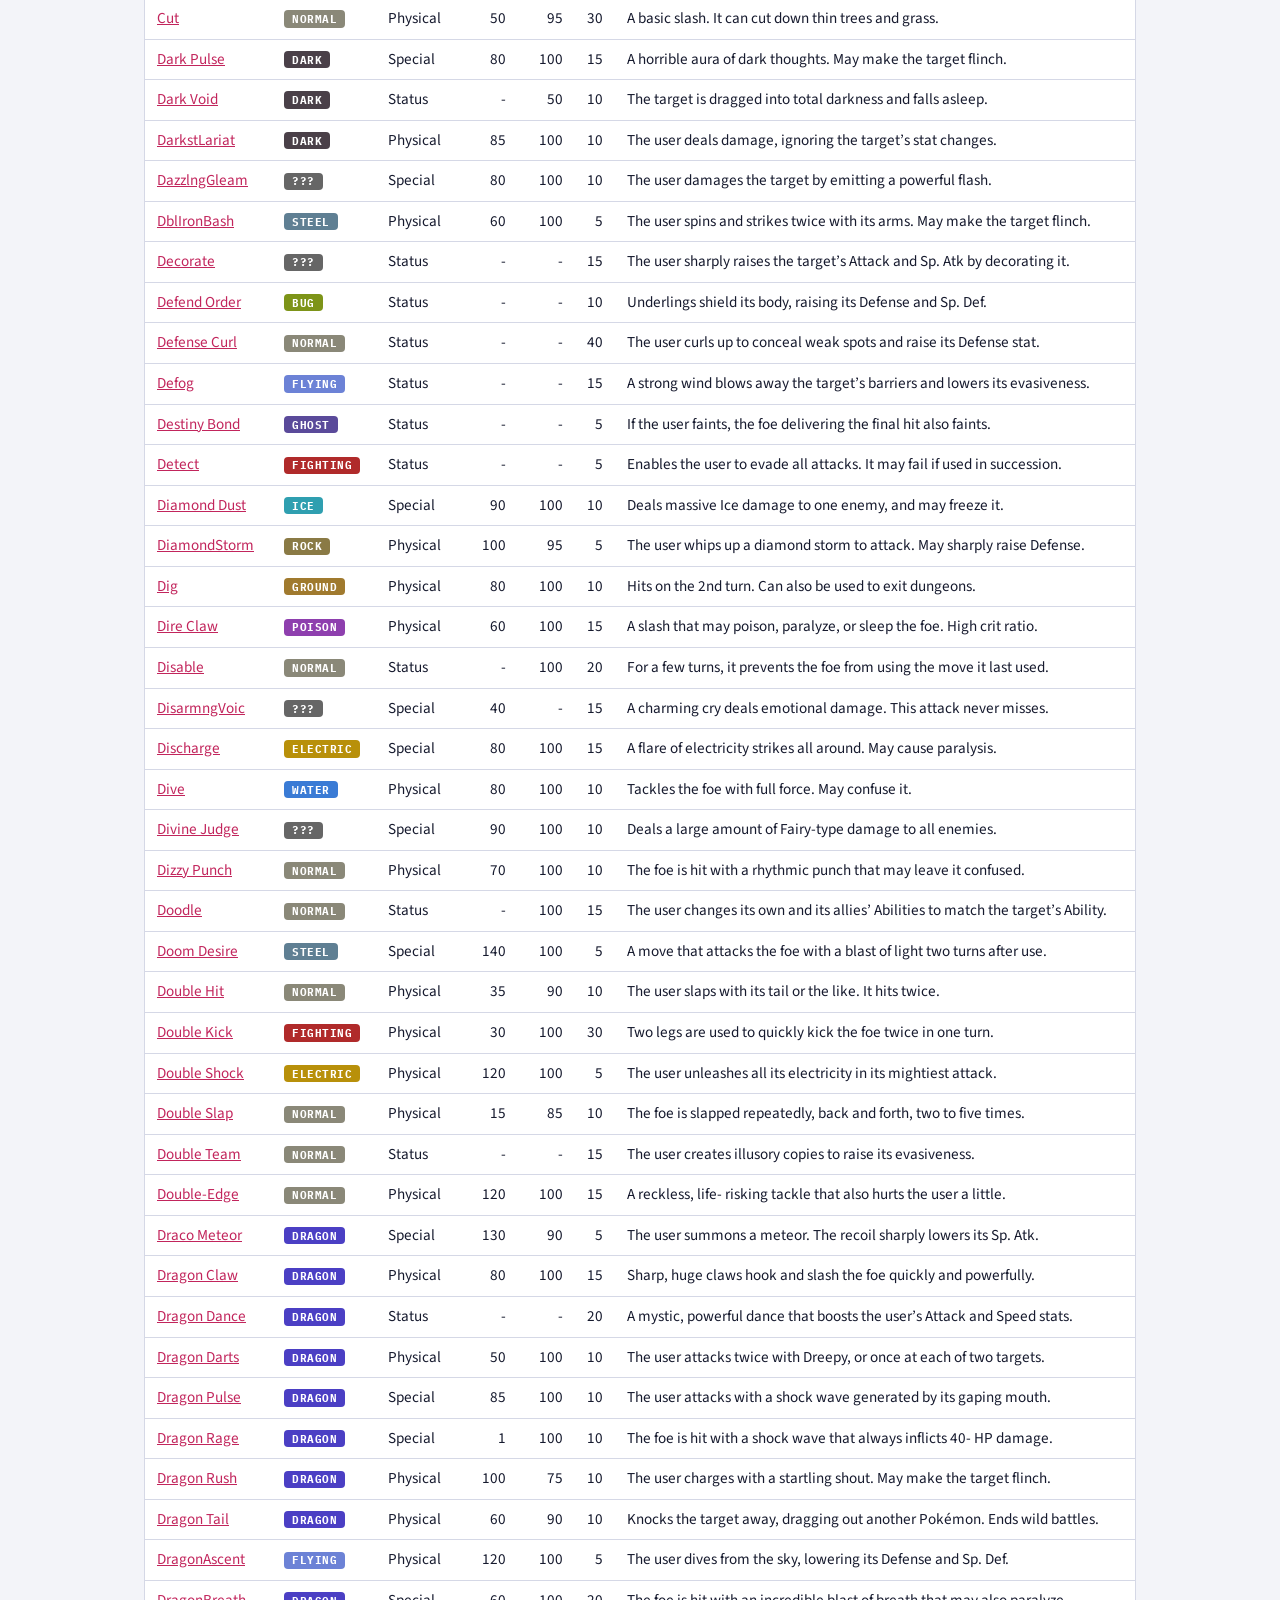
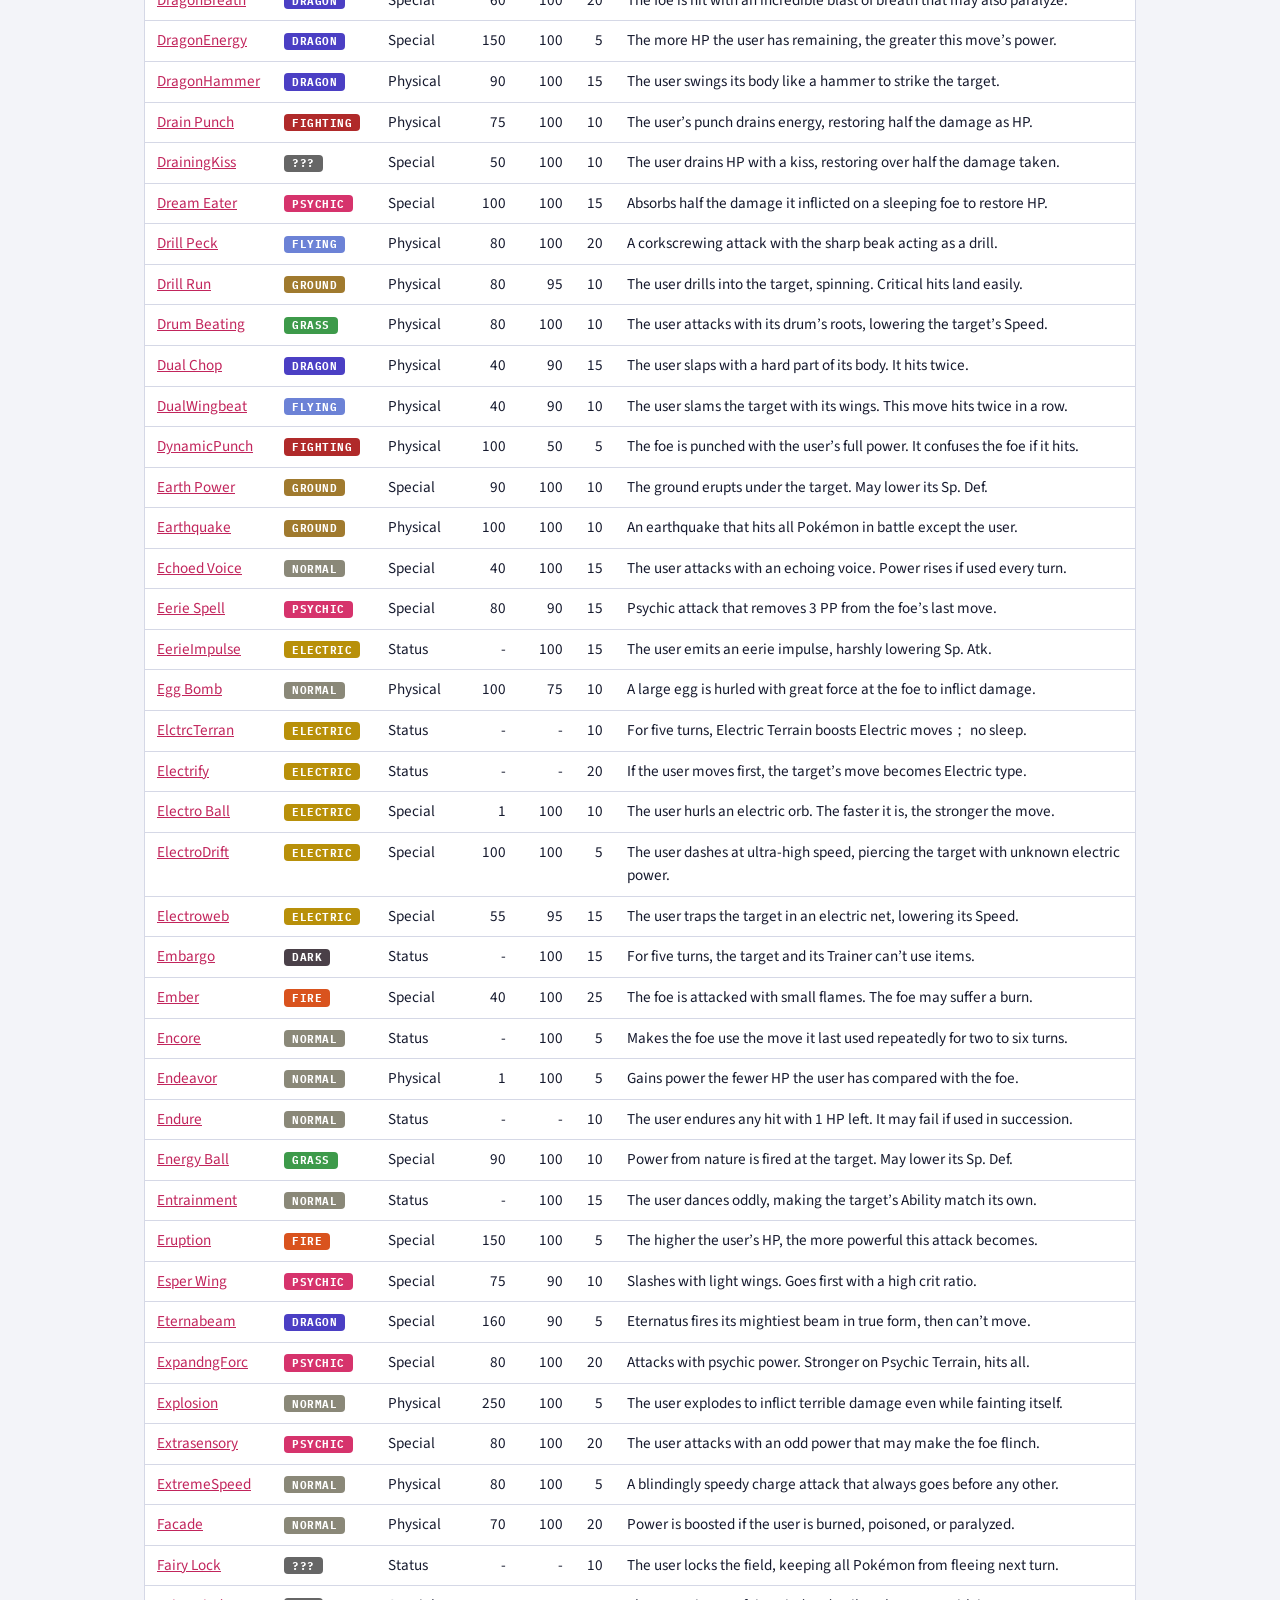
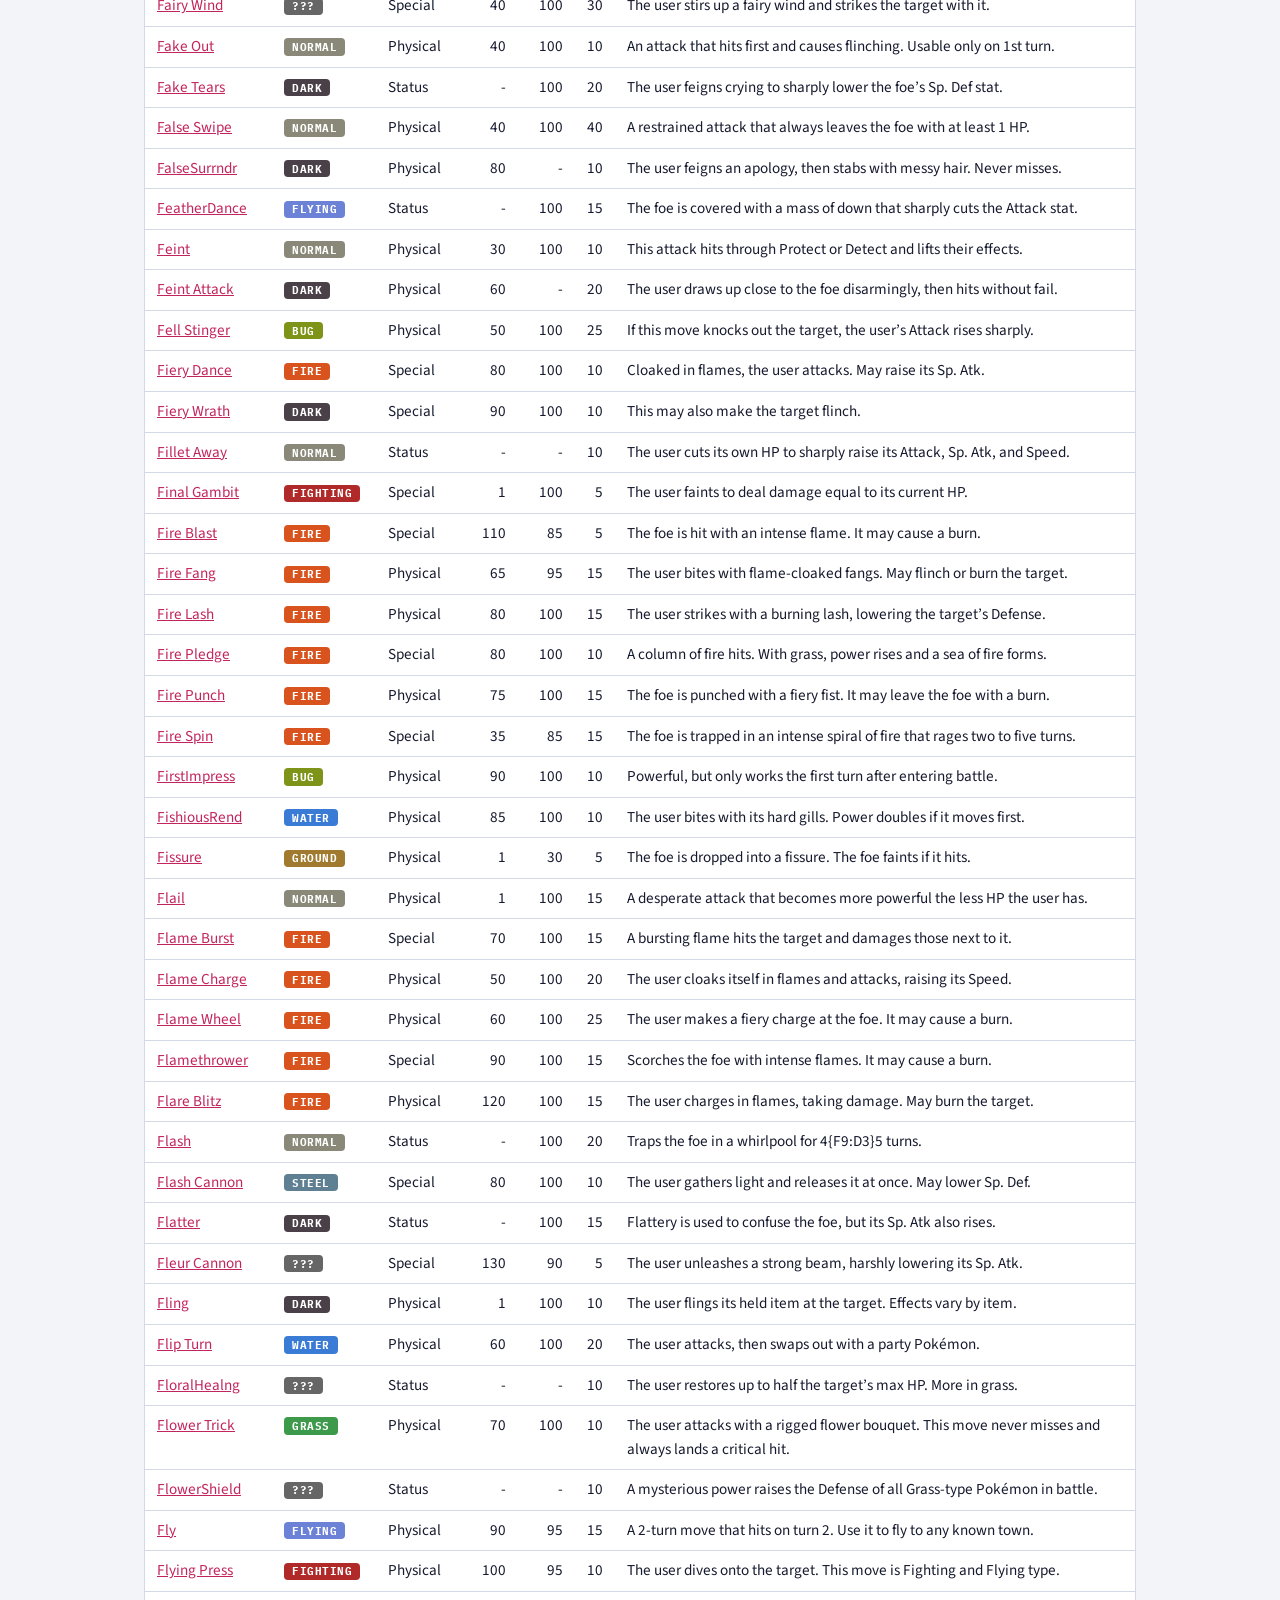
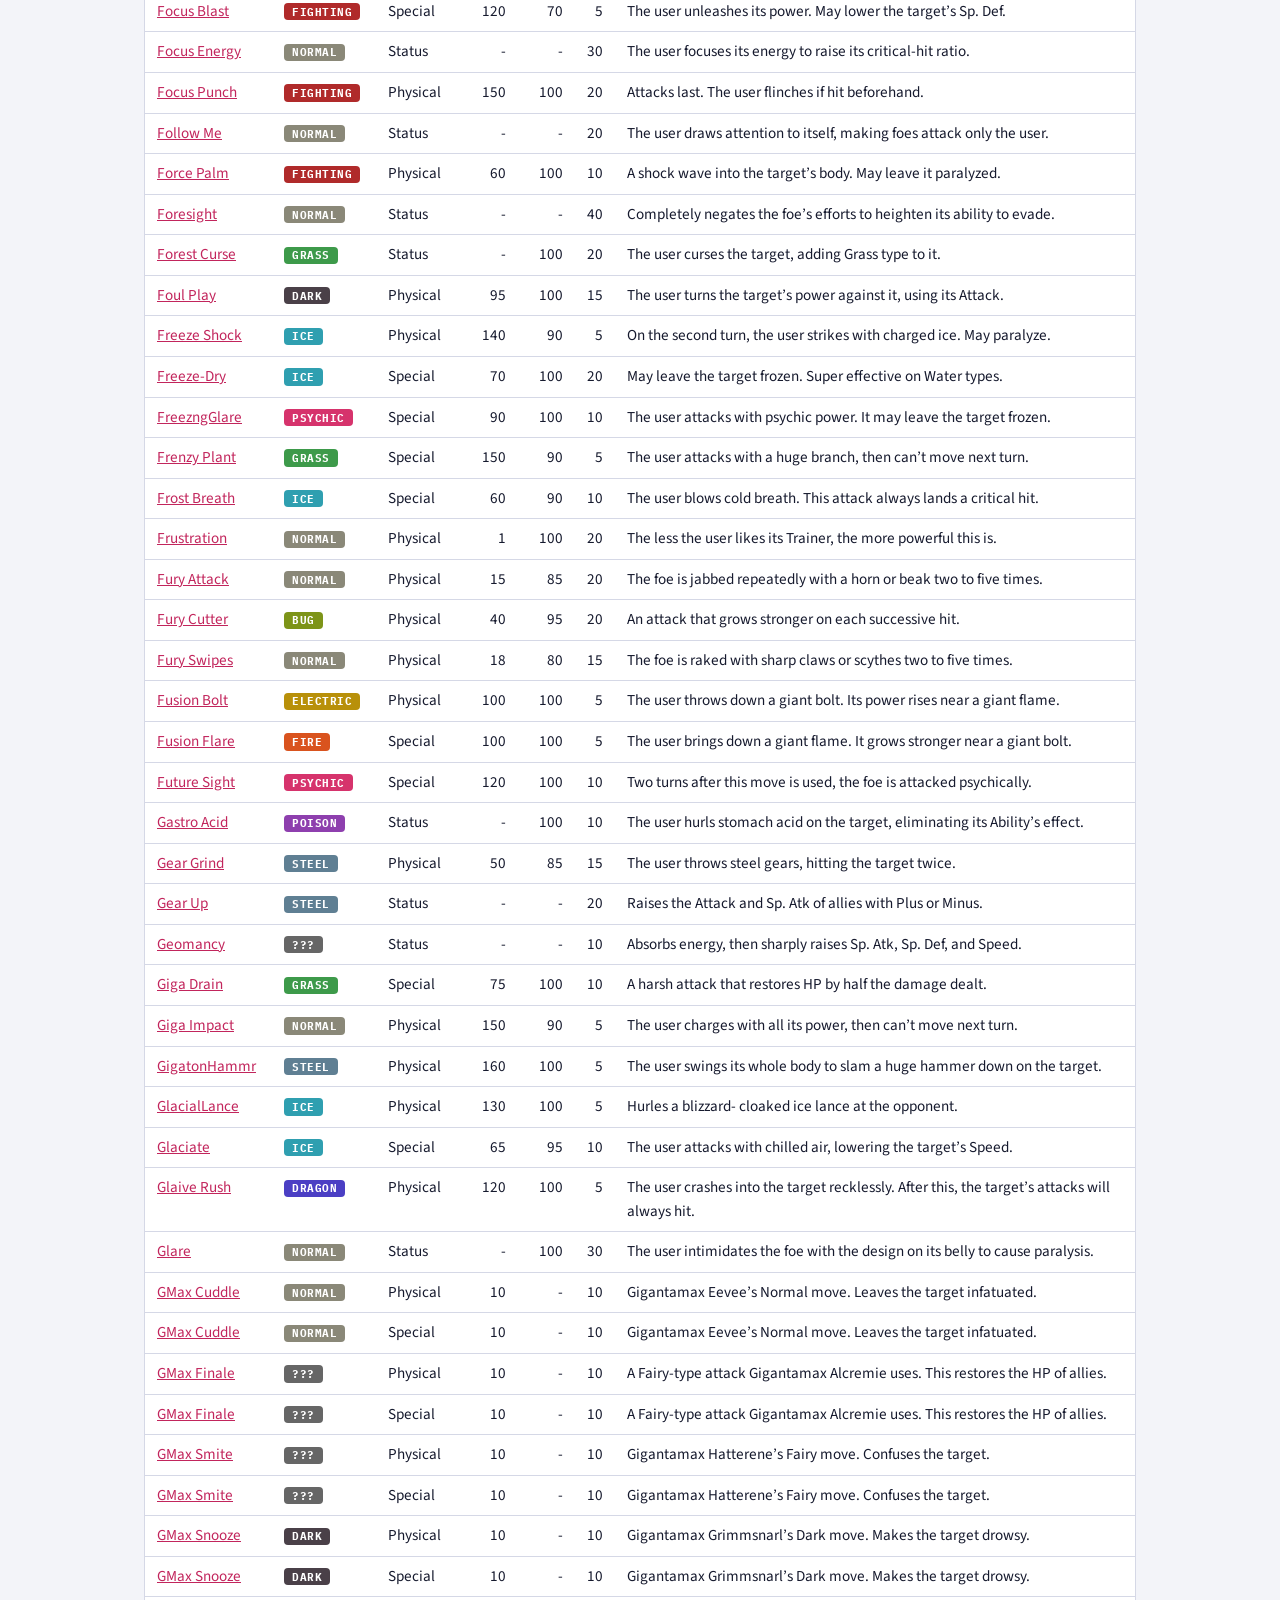
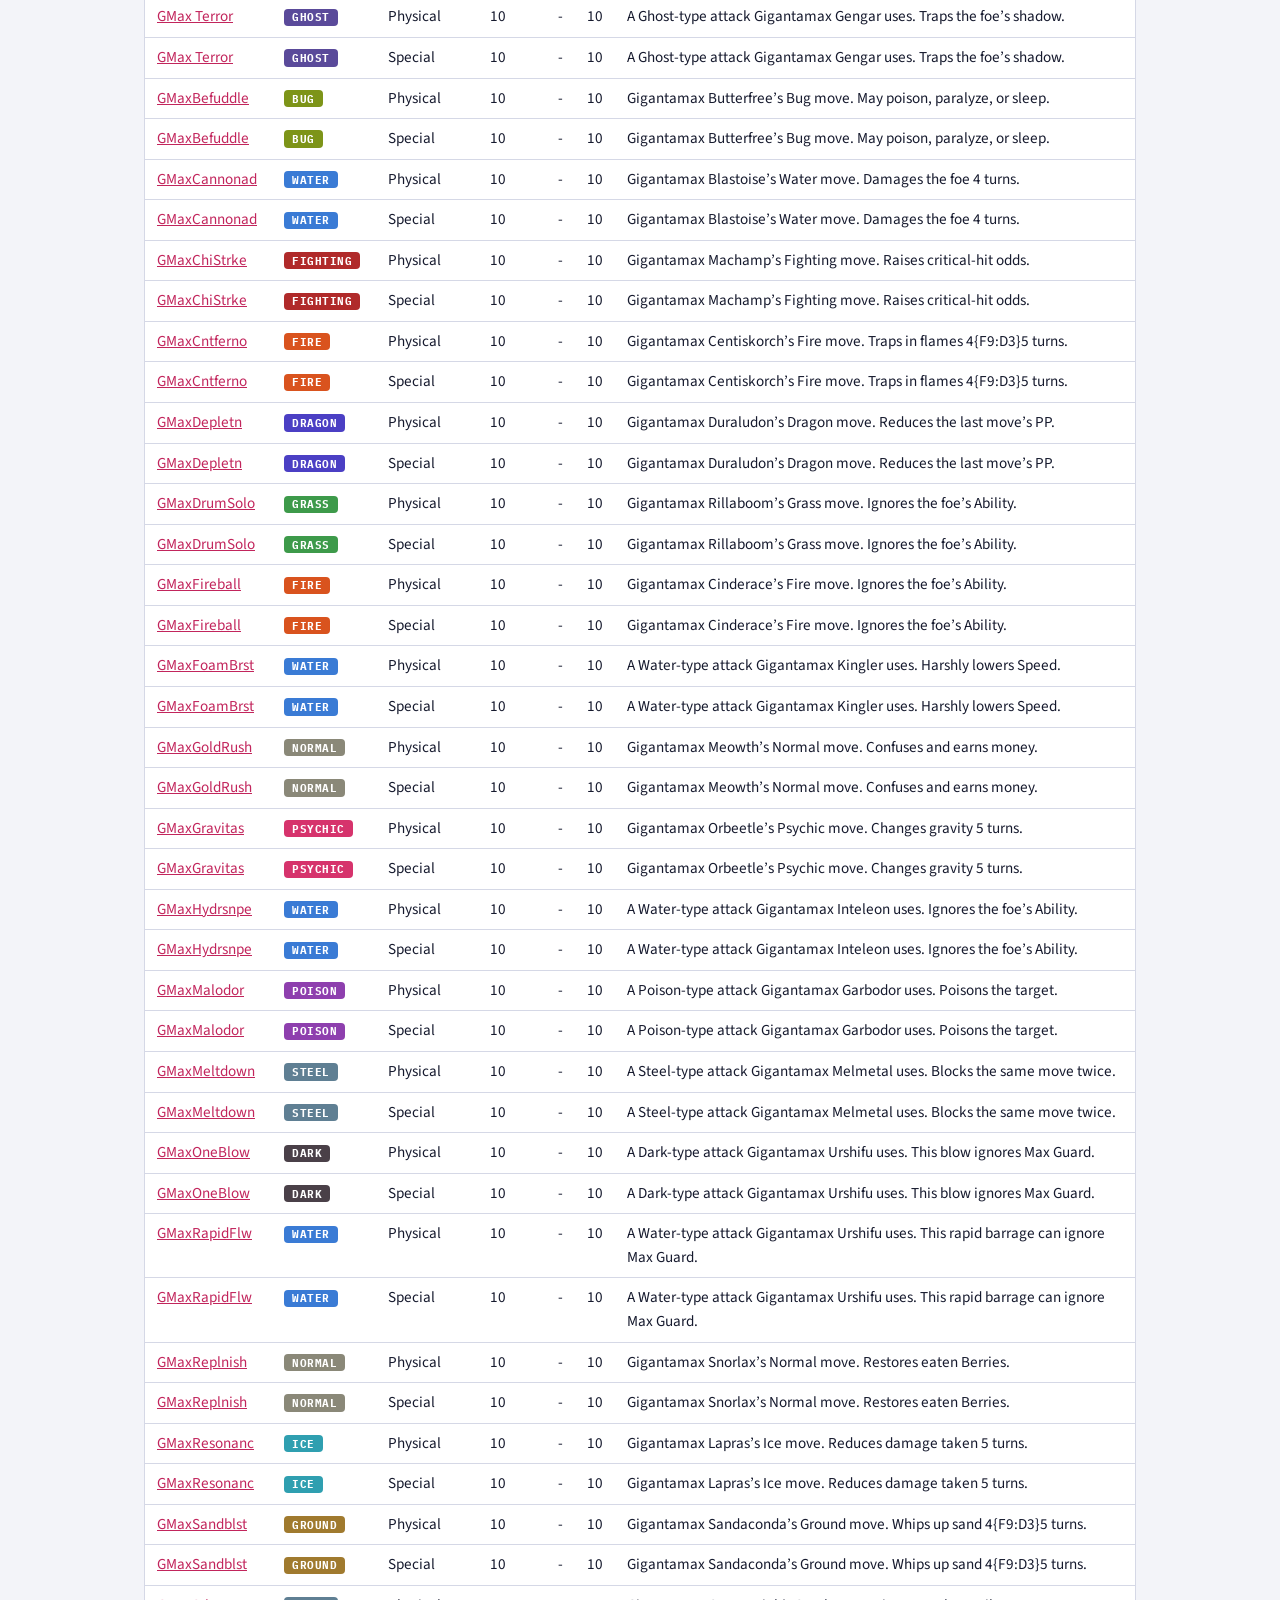
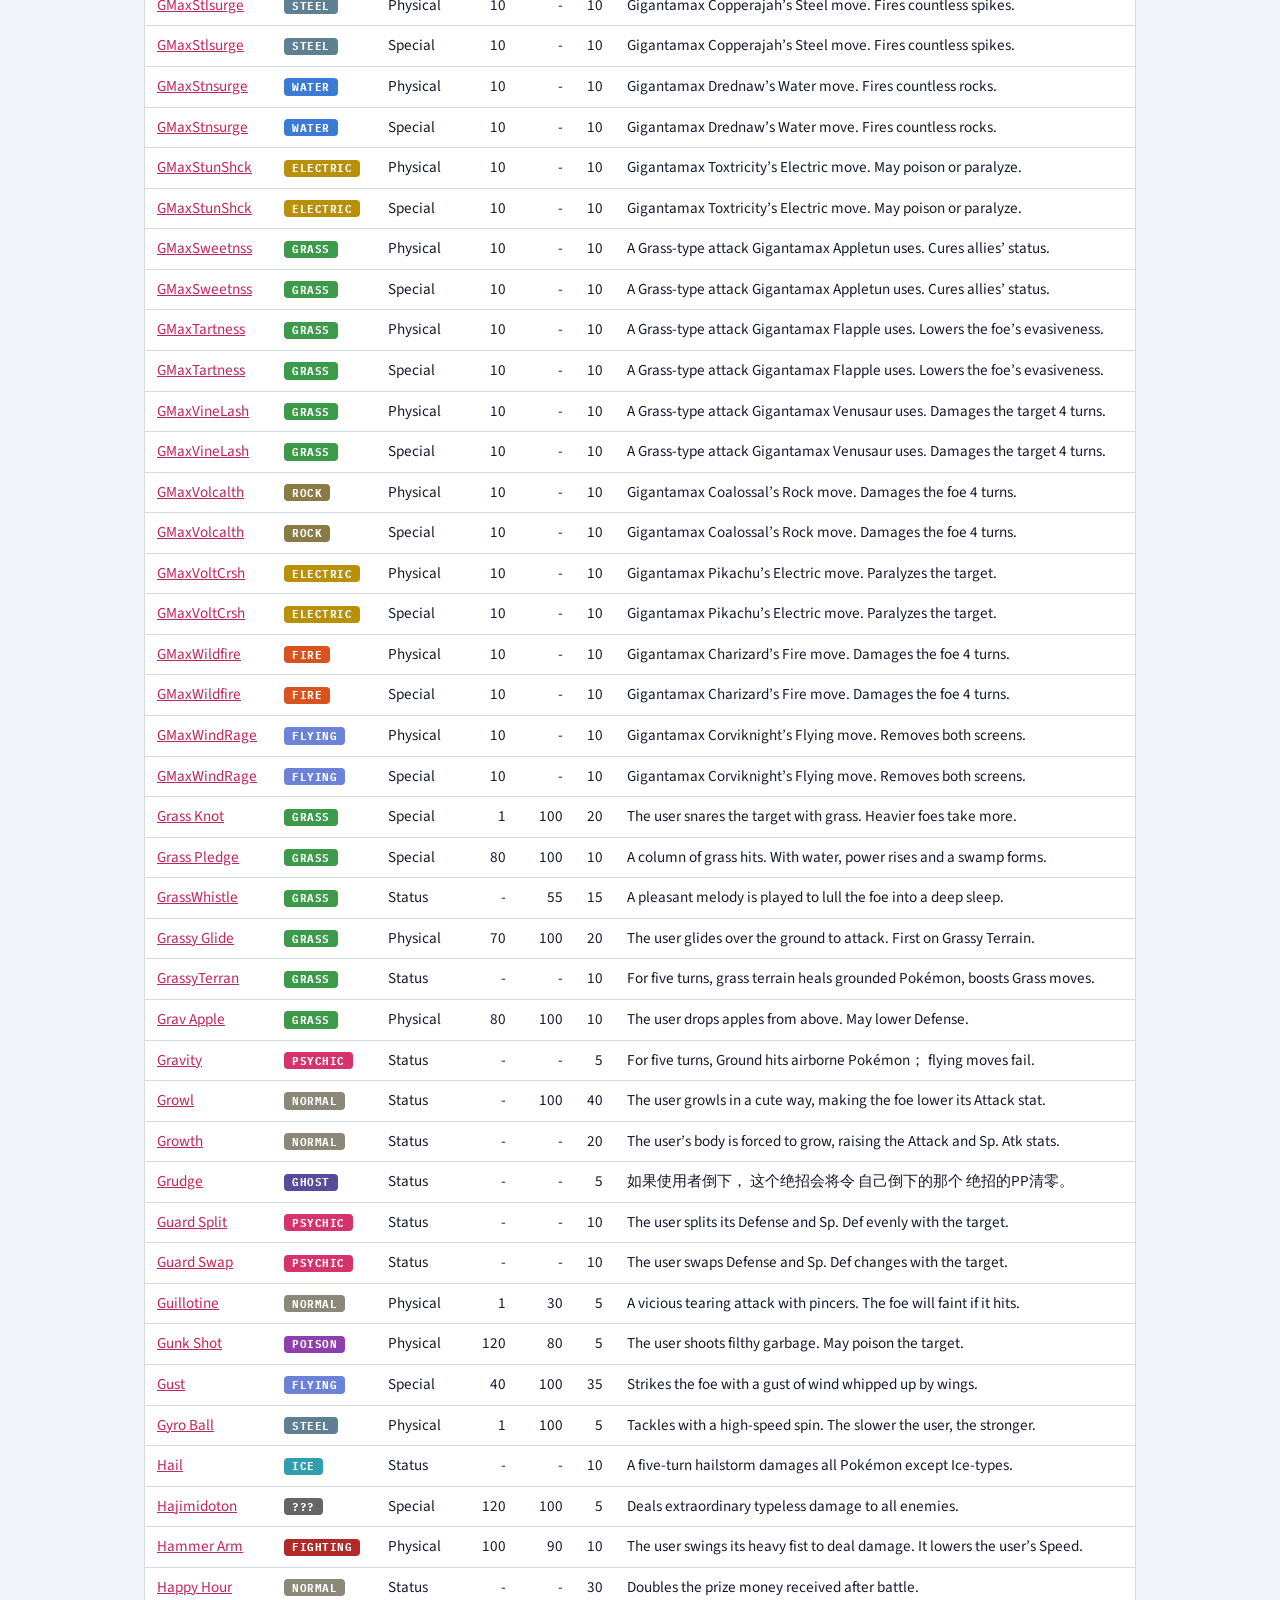
<file: docs/guide/moves.html>
<!doctype html>
<html lang="en"><head><meta charset="utf-8"><meta name="viewport" content="width=device-width,initial-scale=1,viewport-fit=cover">
<title>Moves · River Azoth Guide</title>
<meta name="description" content="Power, accuracy, PP, category and description for every move, with who learns it by level-up.">
<link rel="stylesheet" href="guide.css"><script src="guide.js" defer></script></head>
<body data-title="Moves" data-kicker="Reference" data-lede="Power, accuracy, PP, category and description for every move, with who learns it by level-up." data-view="moves">
<main class="wrap" id="view">
<p>Categories are the modern physical/special/status split, as the game uses. Select a move to see its learners.</p>
</main></body></html>
</file>
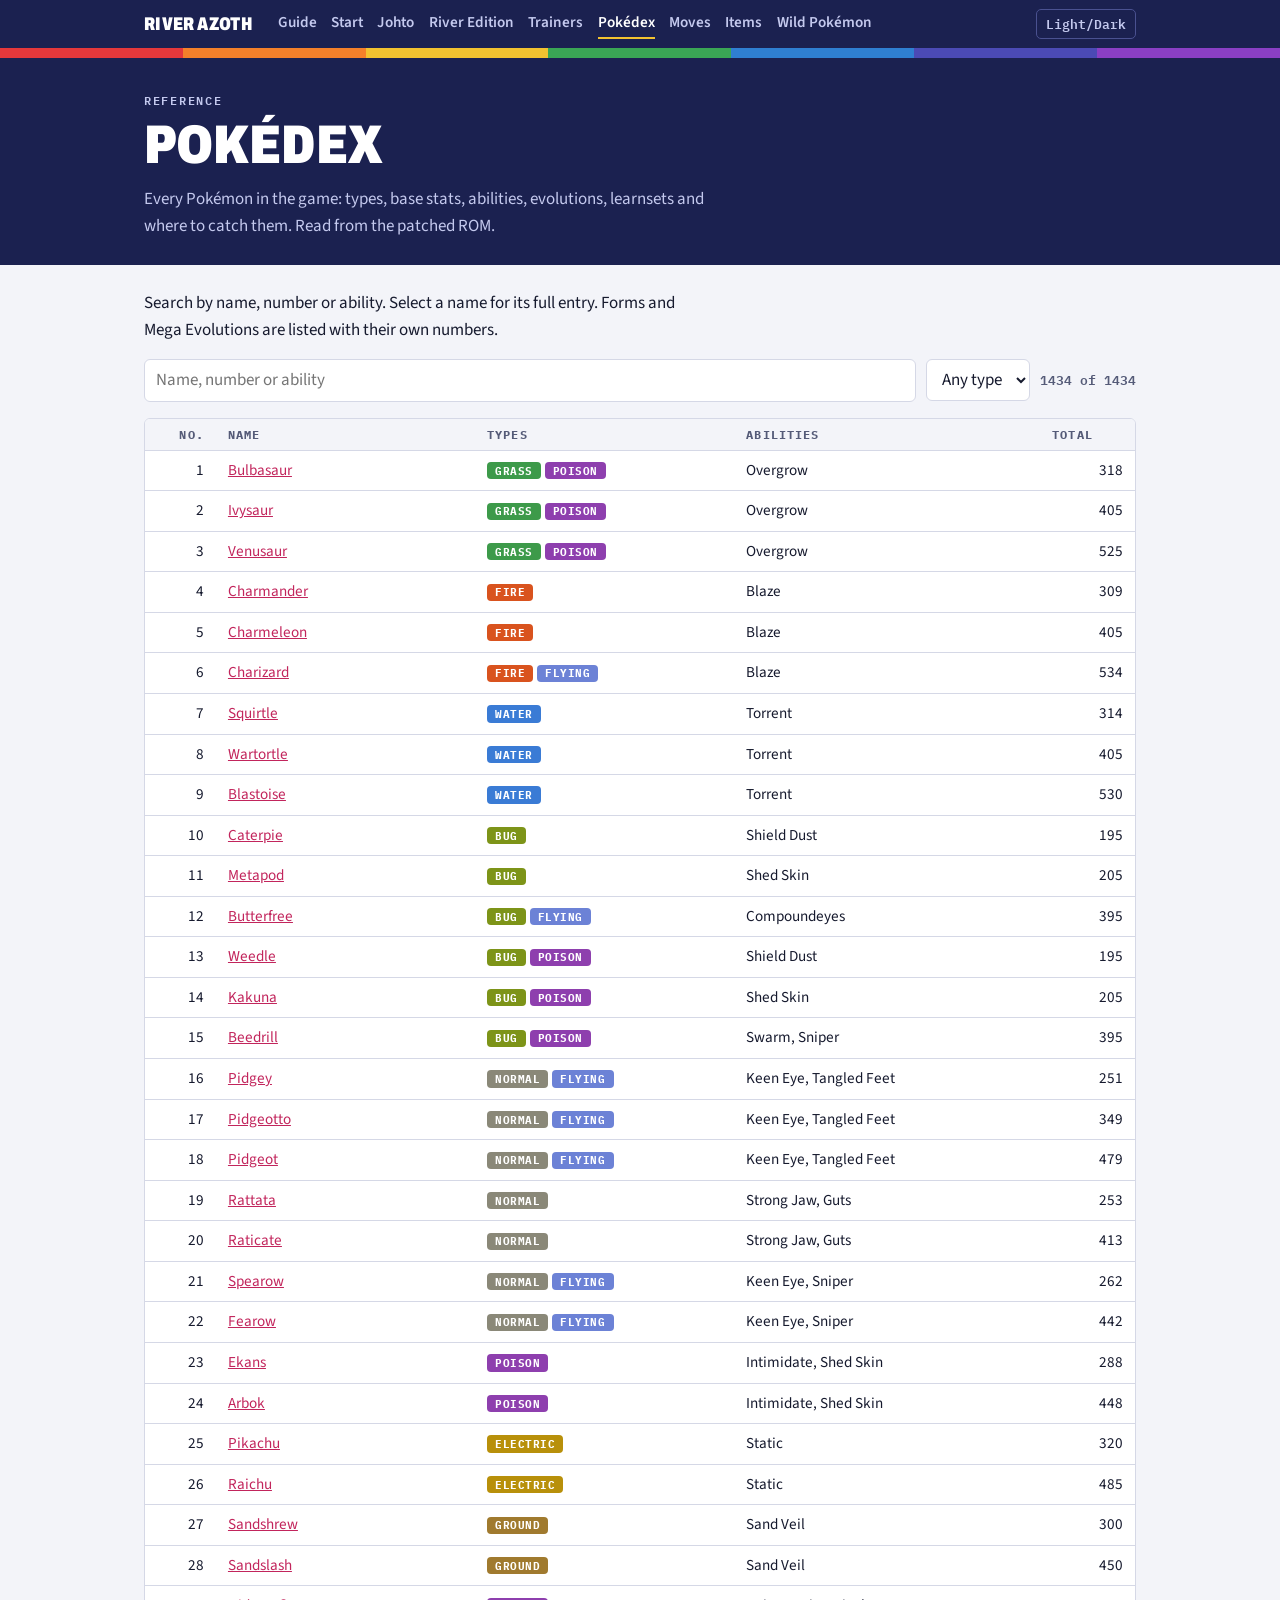
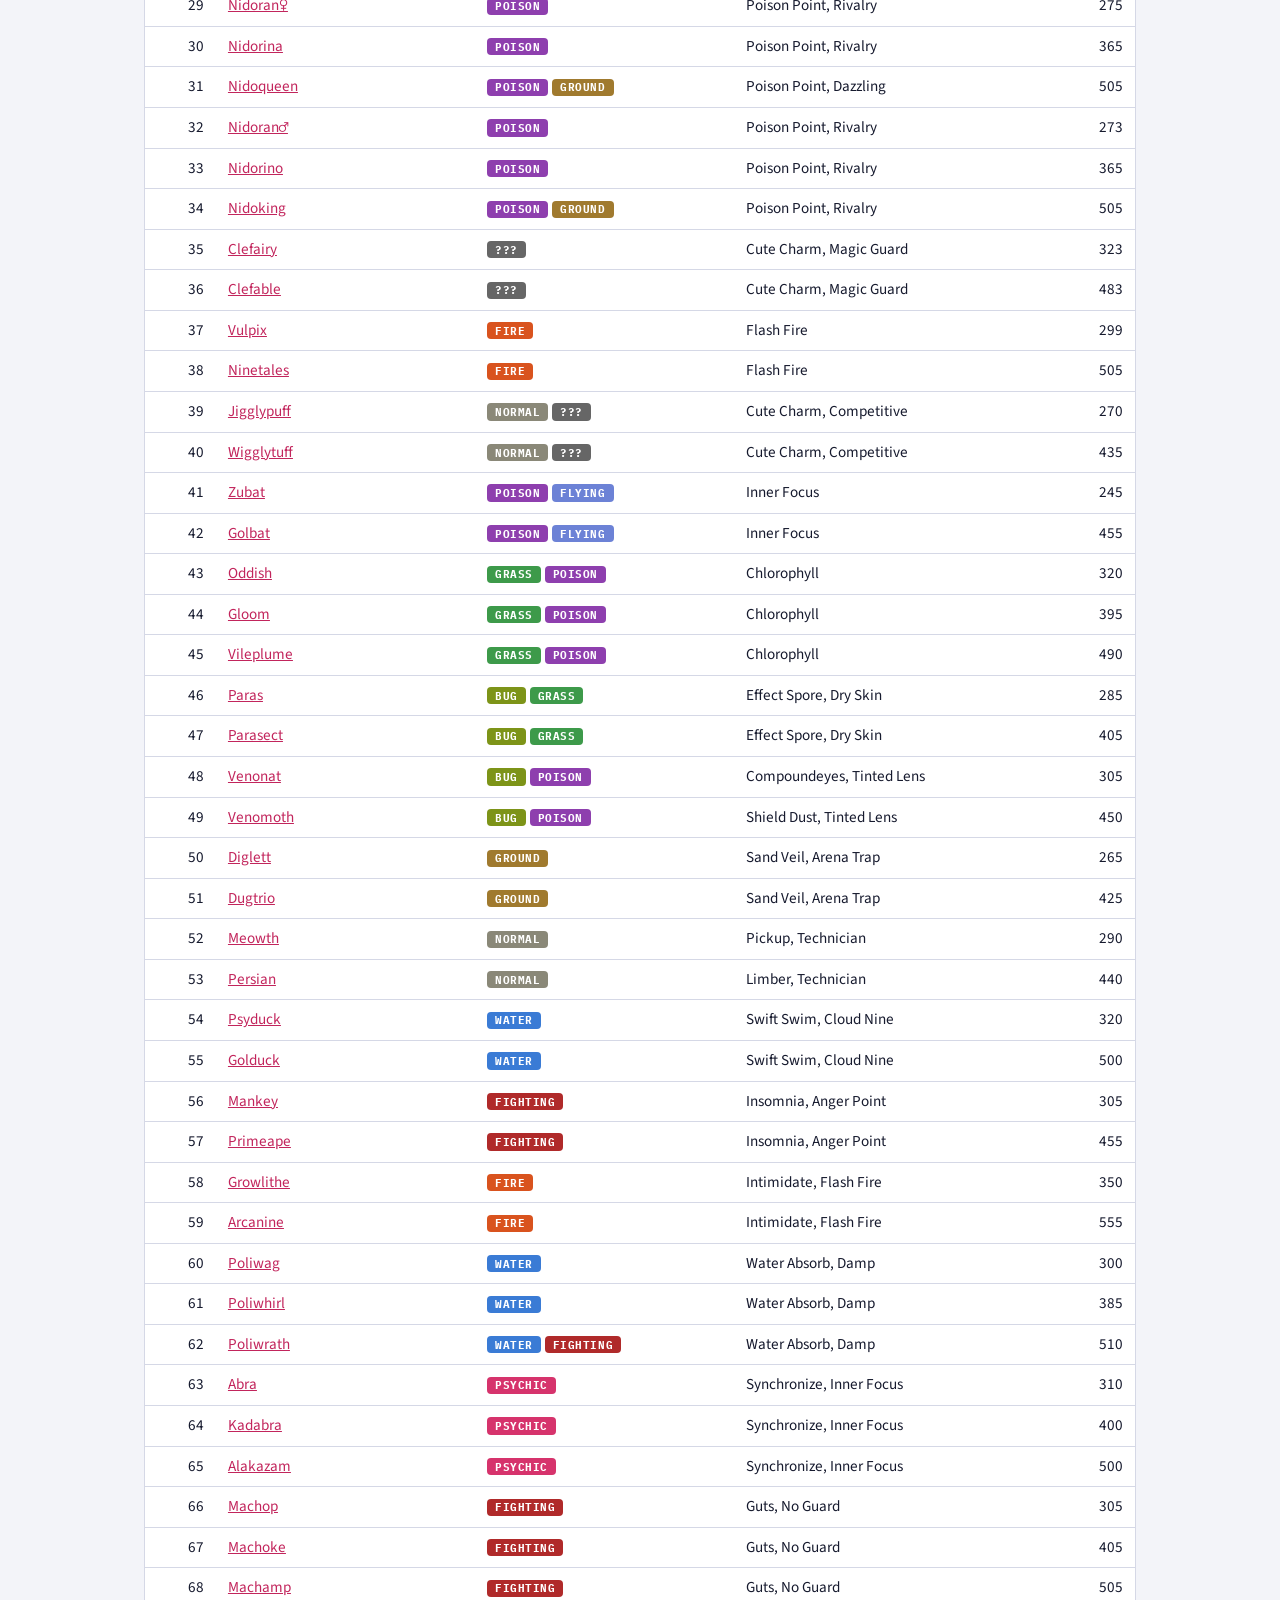
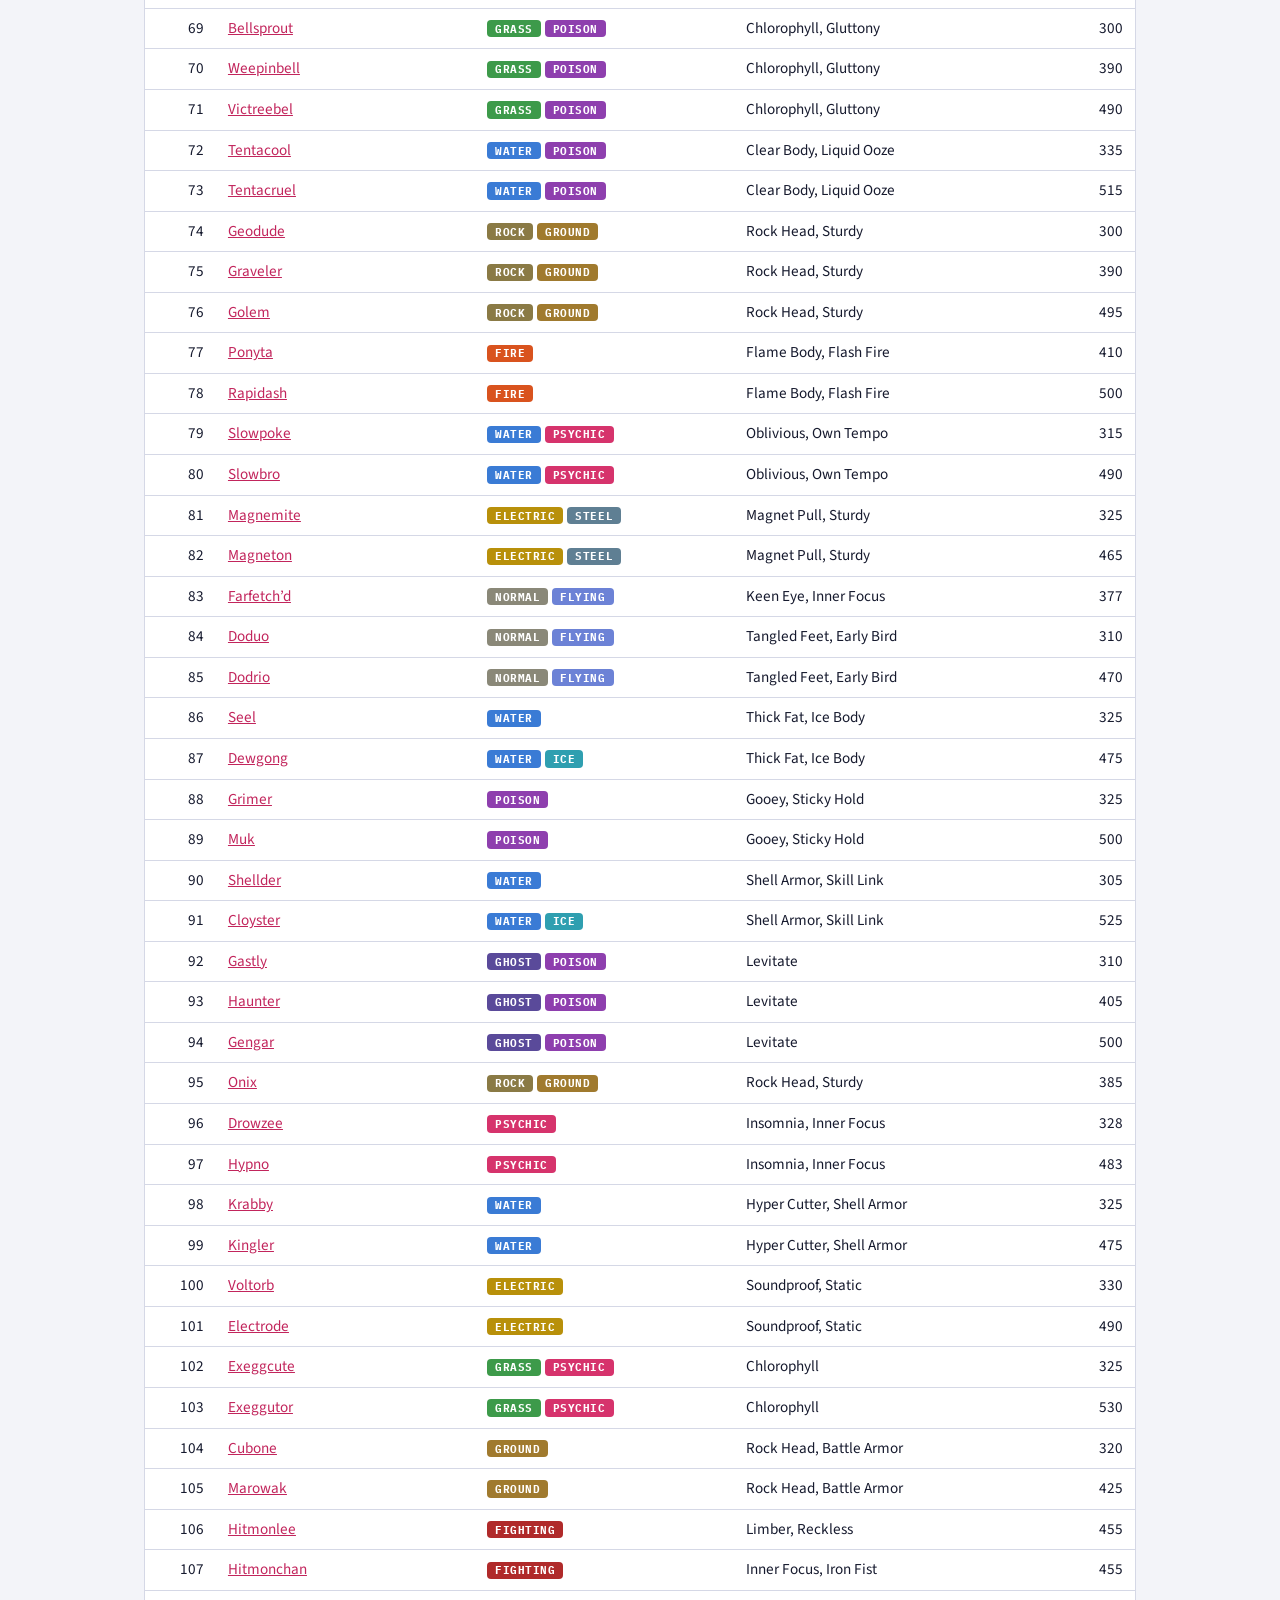
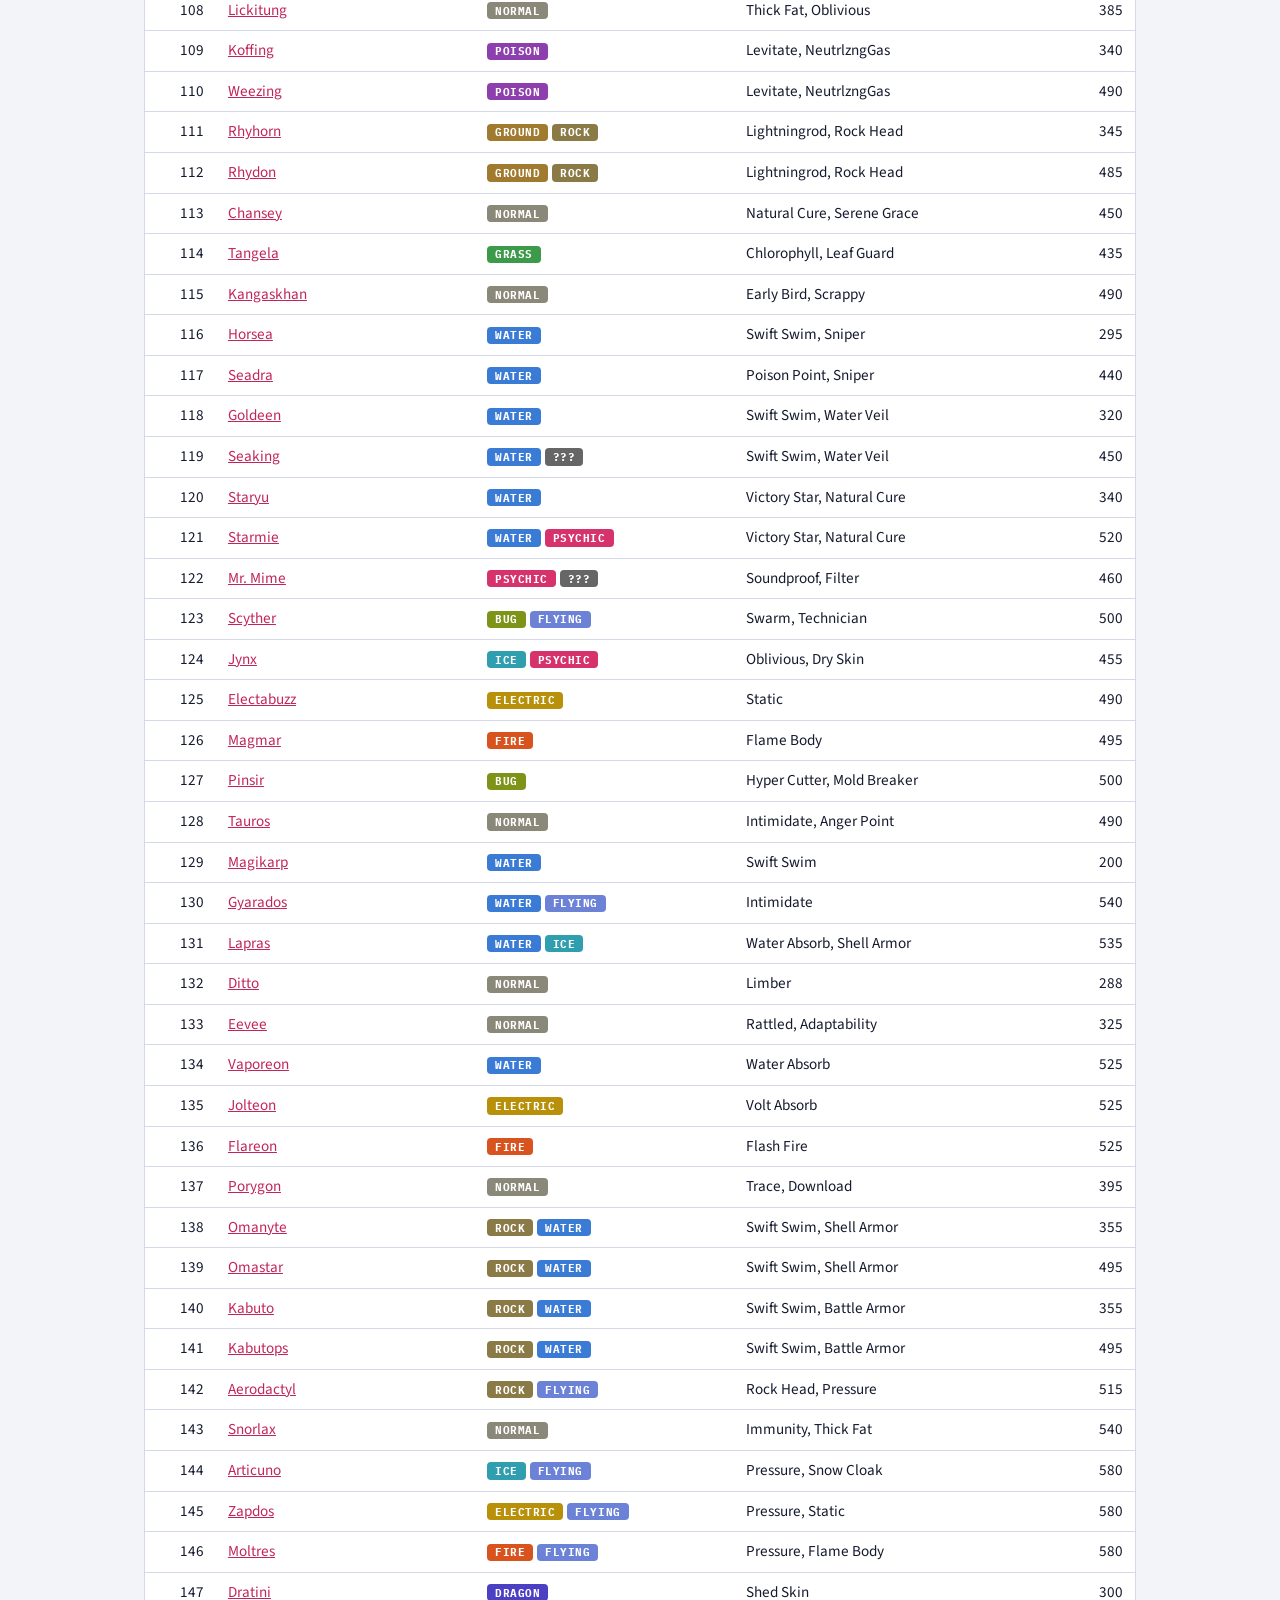
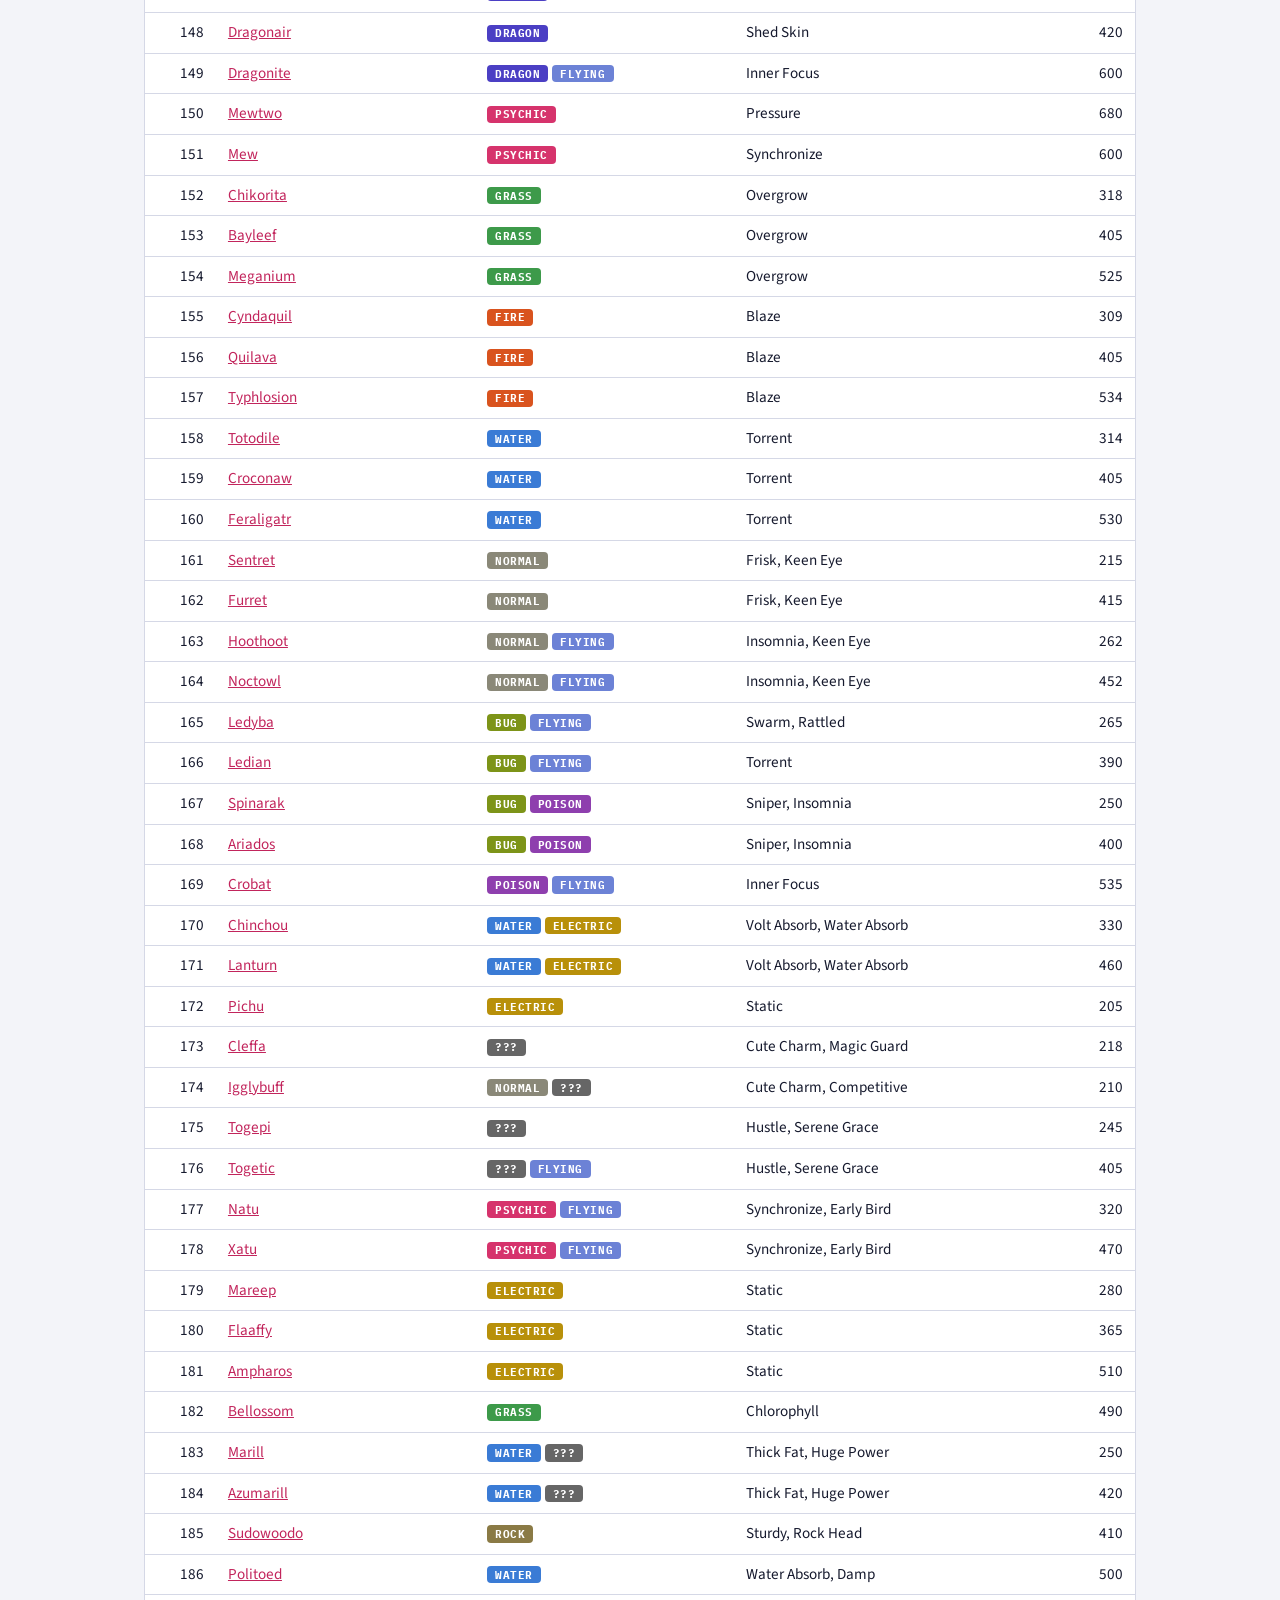
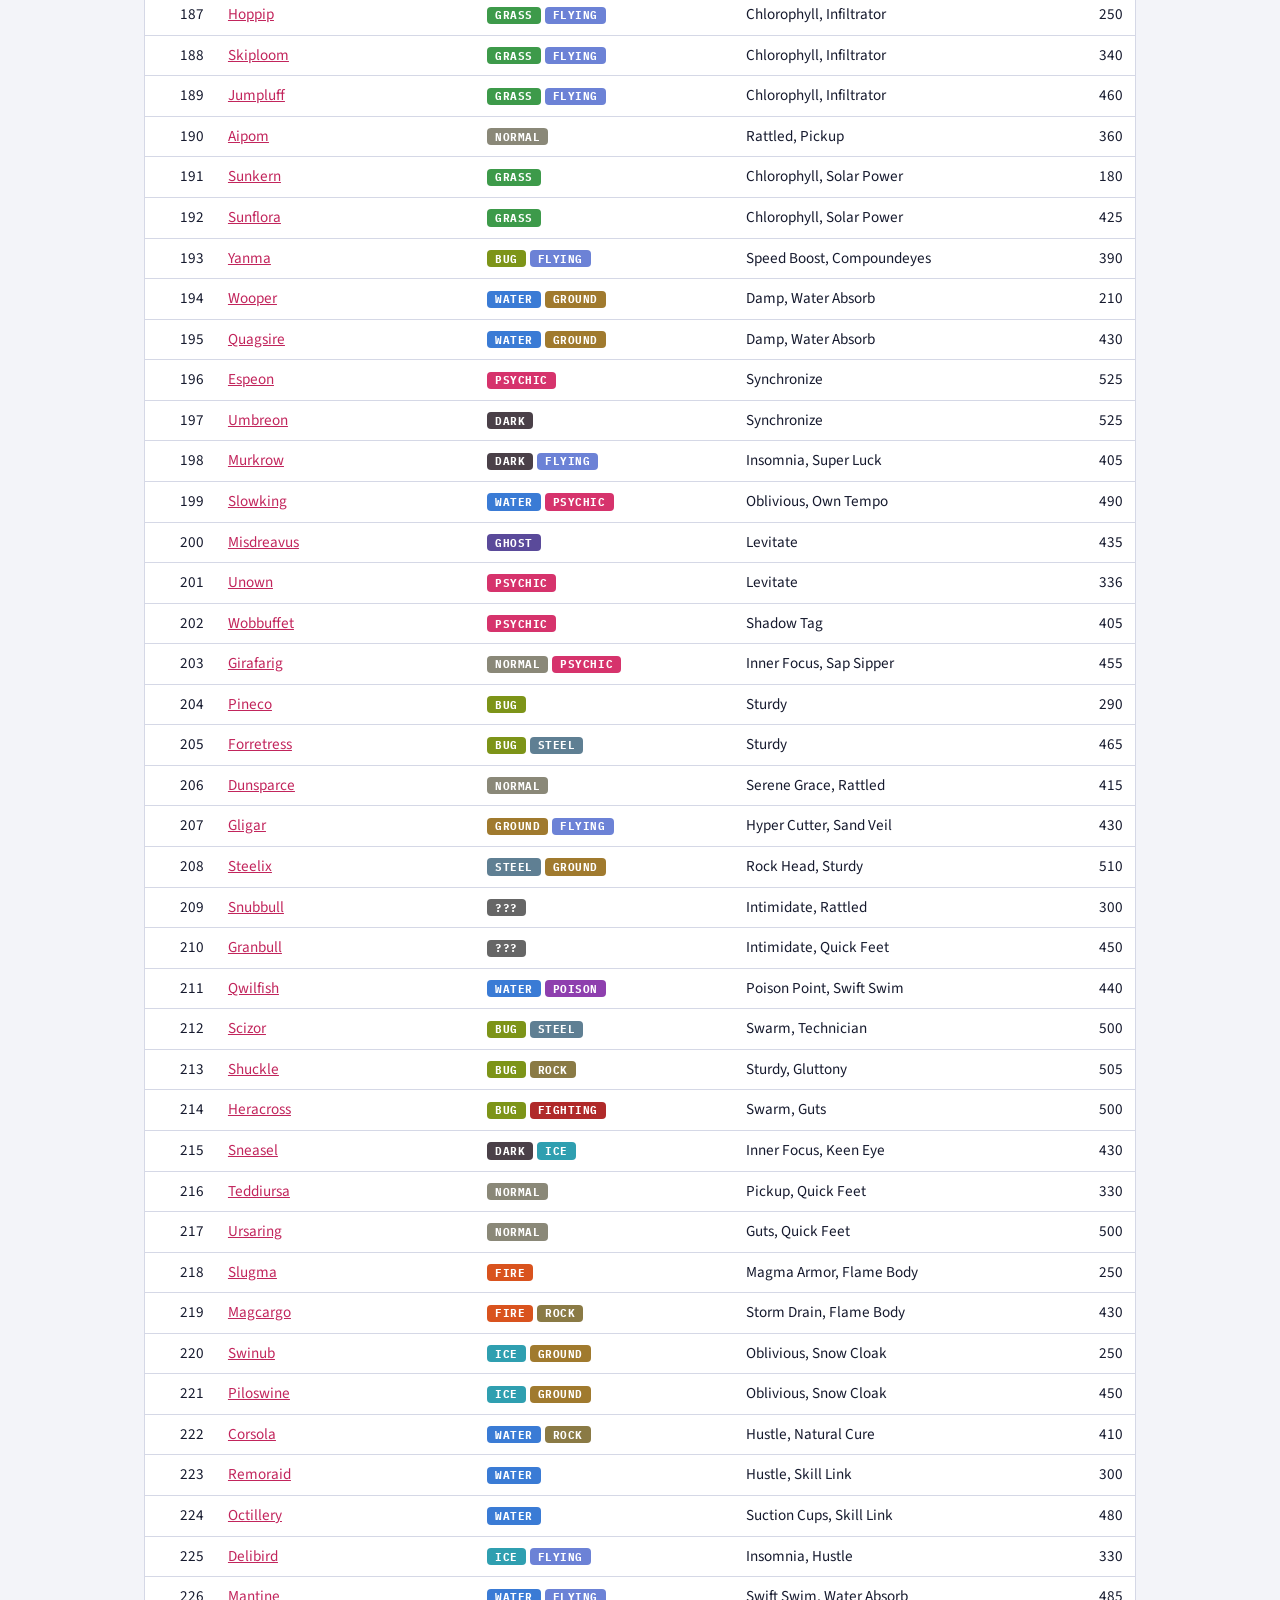
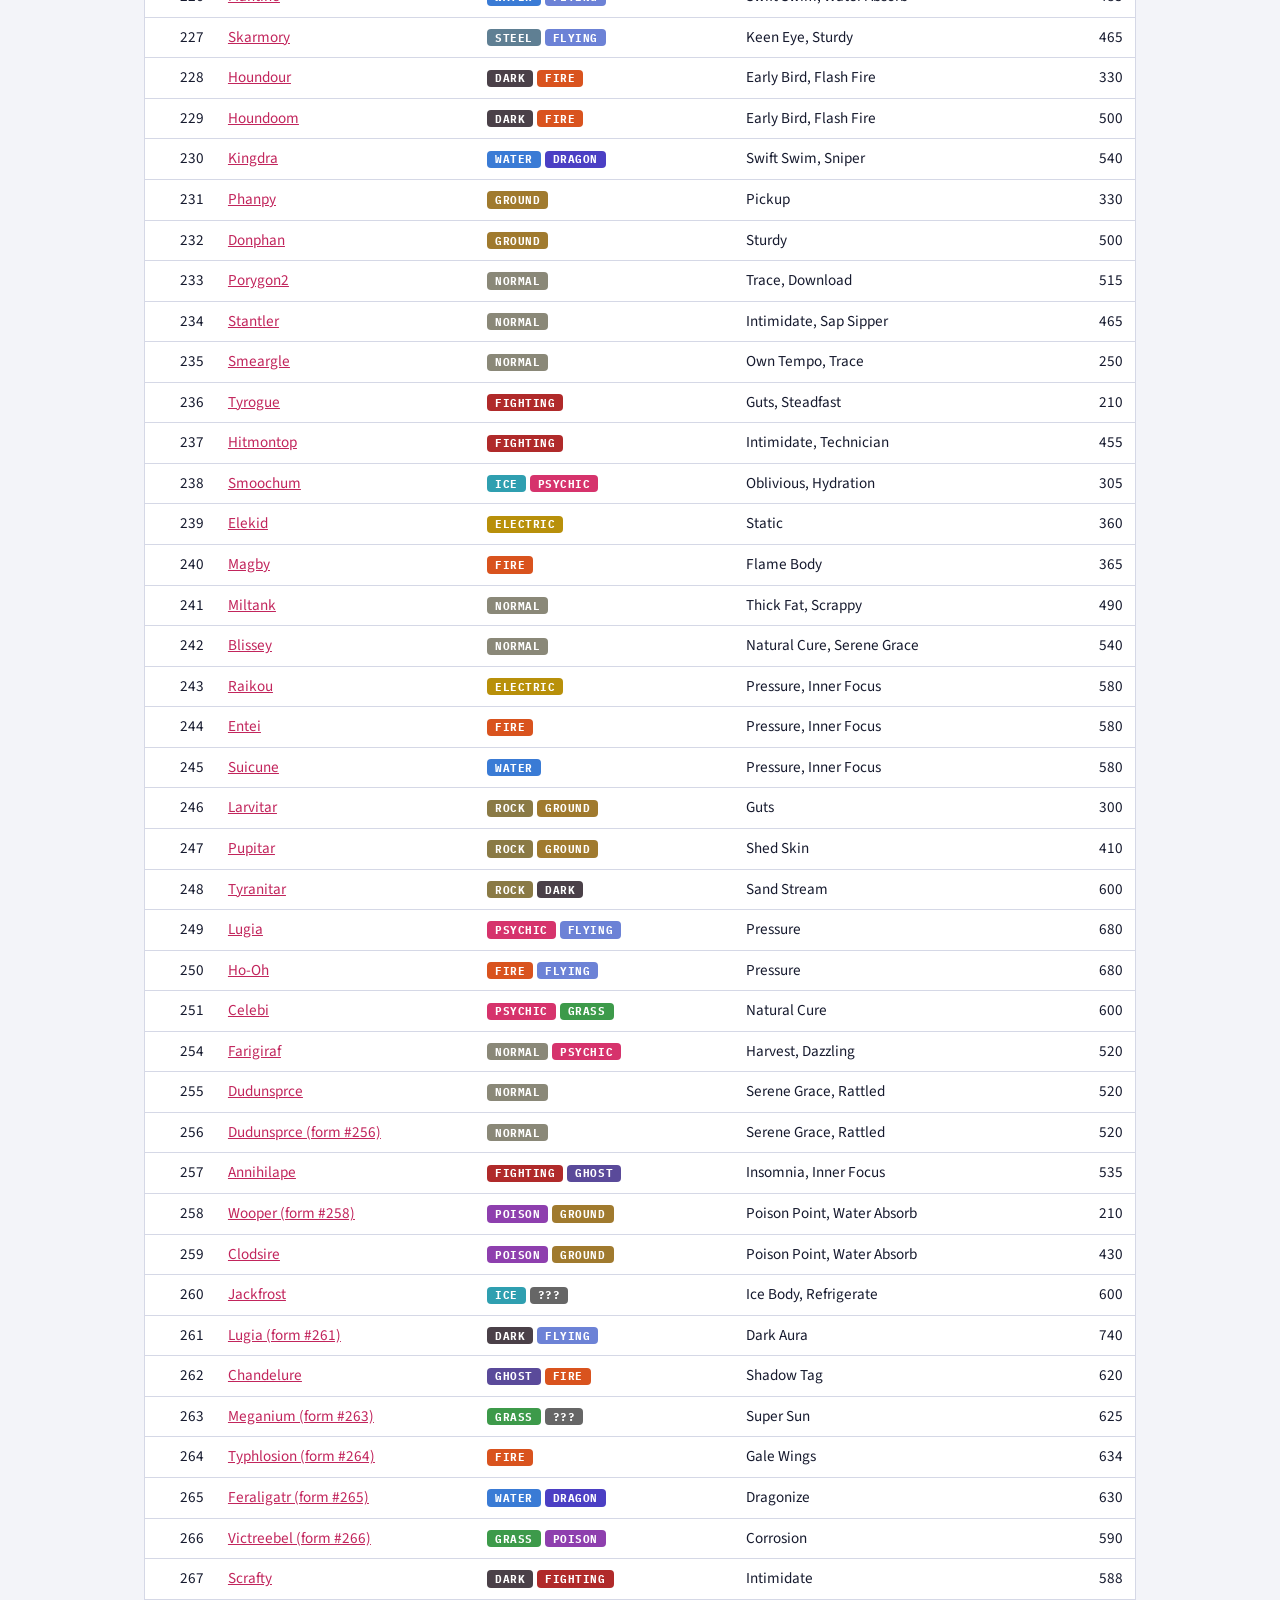
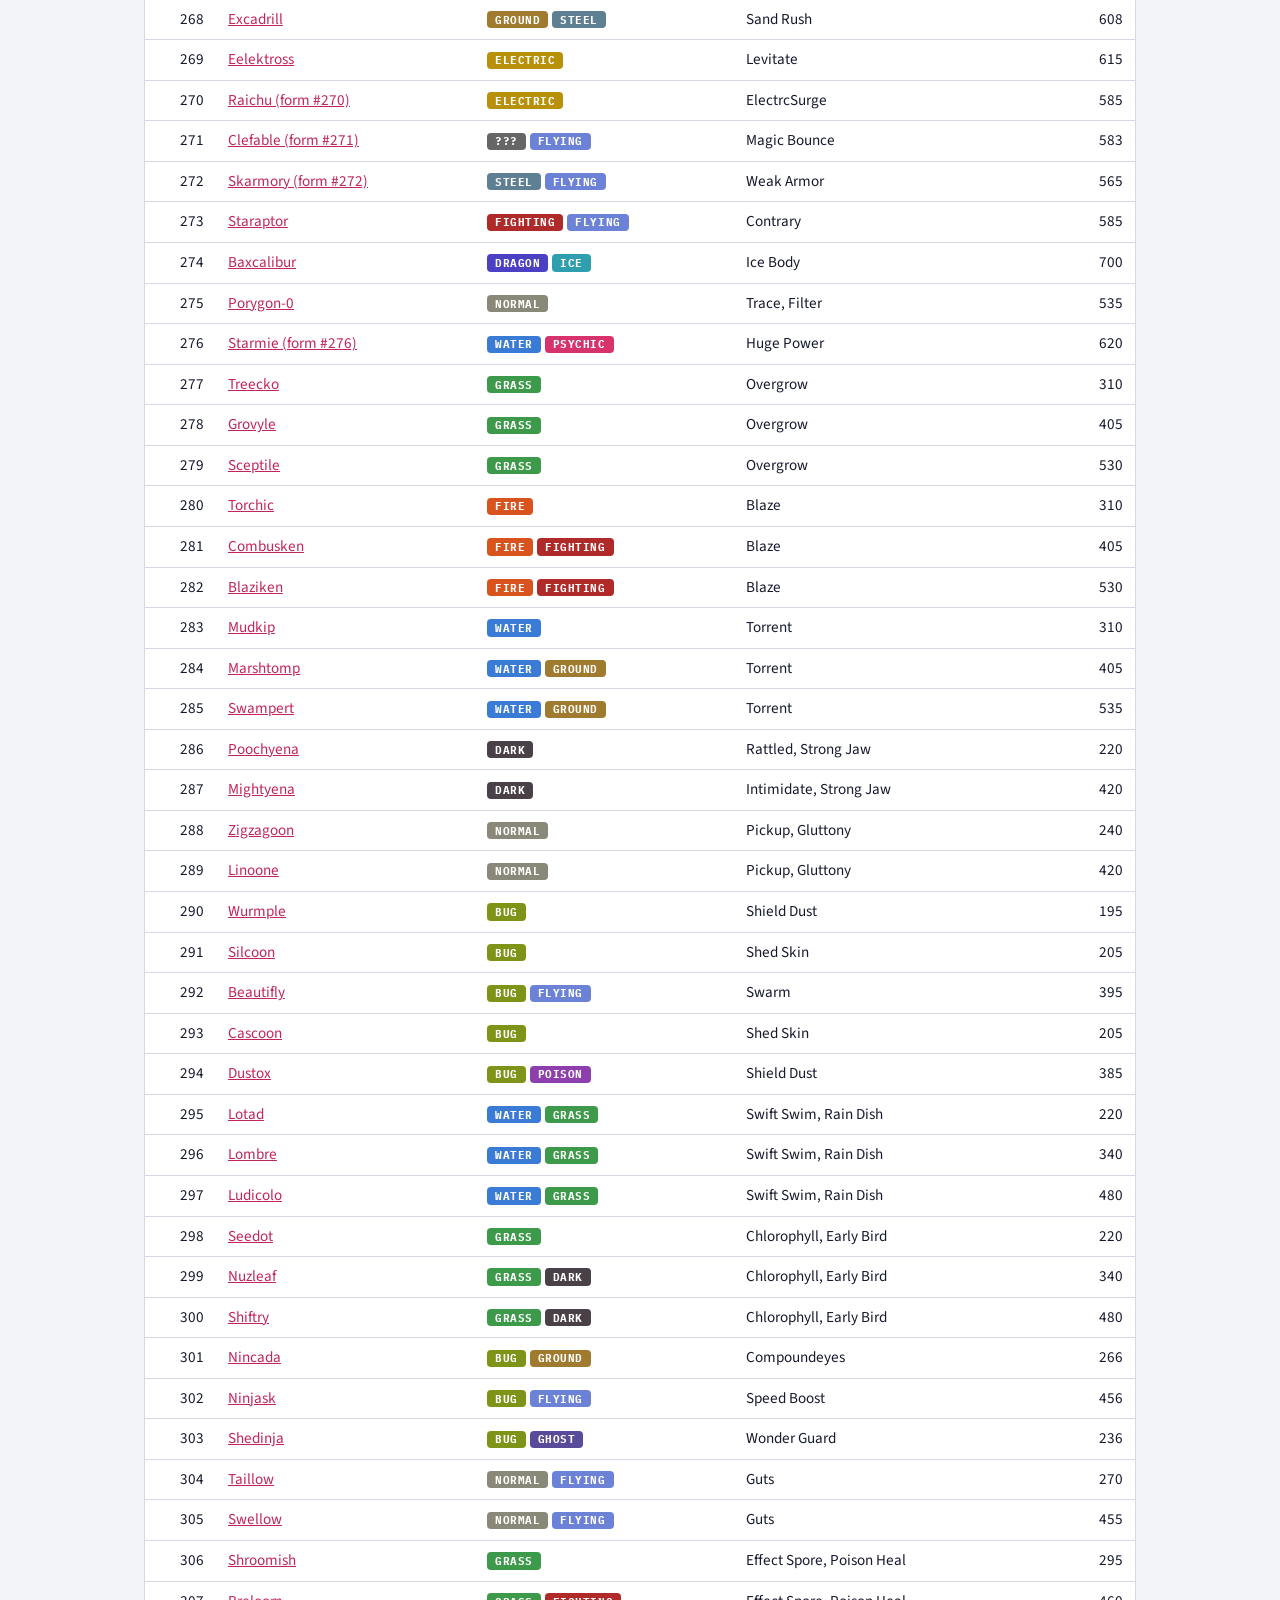
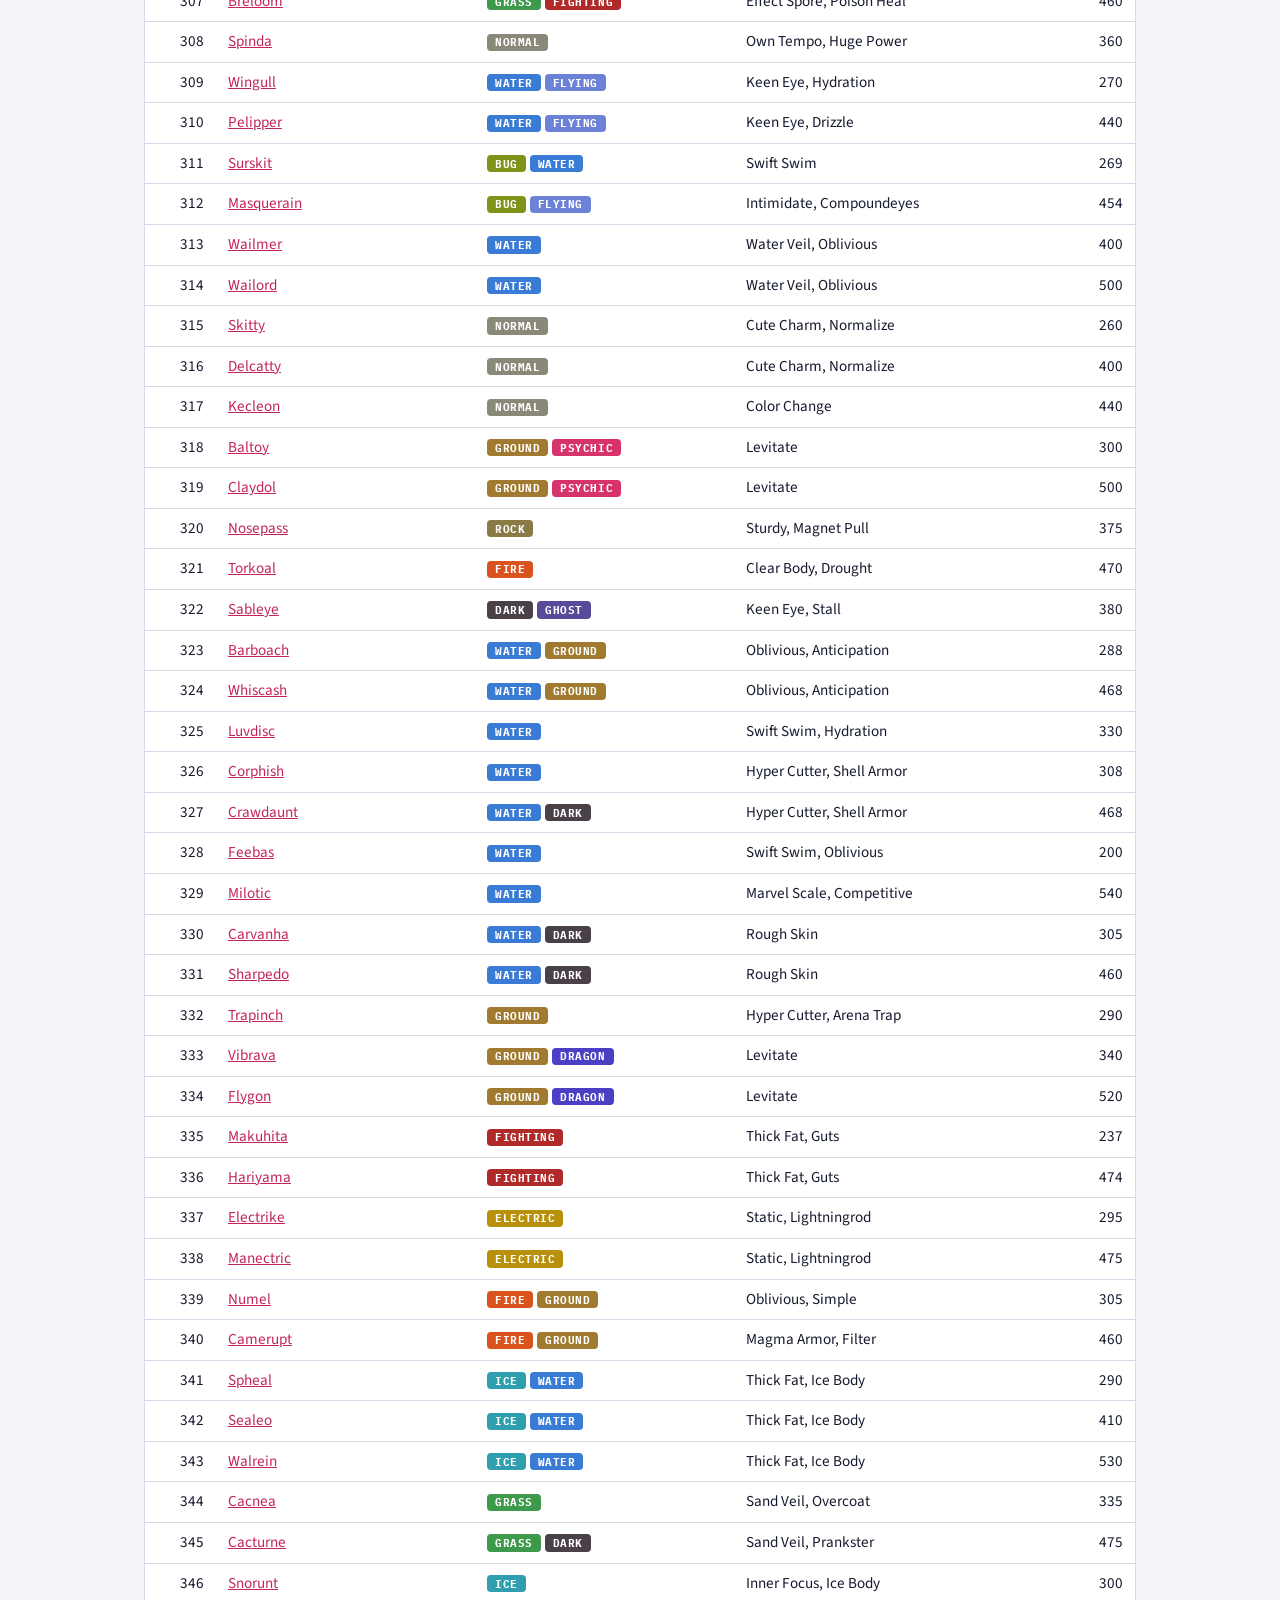
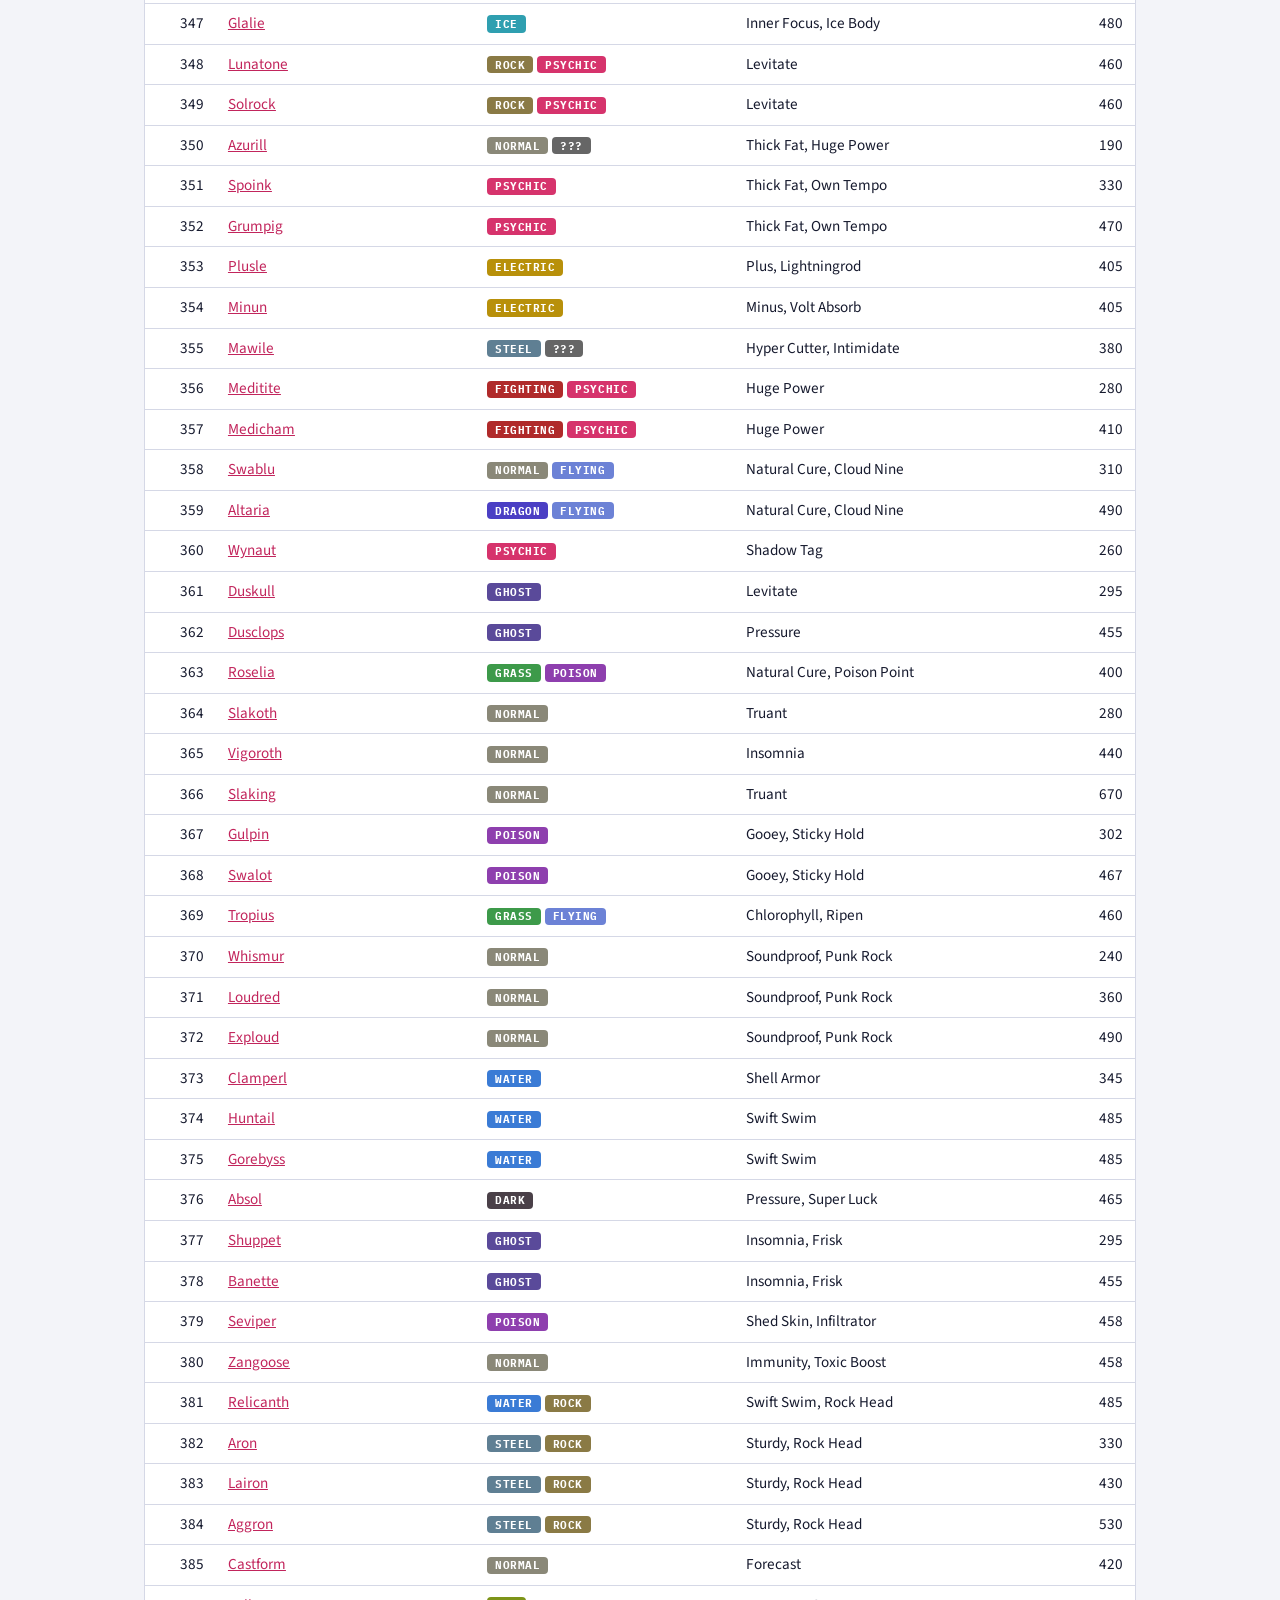
<file: docs/guide/pokedex.html>
<!doctype html>
<html lang="en"><head><meta charset="utf-8"><meta name="viewport" content="width=device-width,initial-scale=1,viewport-fit=cover">
<title>Pokédex · River Azoth Guide</title>
<meta name="description" content="Every Pokémon in the game: types, base stats, abilities, evolutions, learnsets and where to catch them. Read from the patched ROM.">
<link rel="stylesheet" href="guide.css"><script src="guide.js" defer></script></head>
<body data-title="Pokédex" data-kicker="Reference" data-lede="Every Pokémon in the game: types, base stats, abilities, evolutions, learnsets and where to catch them. Read from the patched ROM." data-view="pokedex">
<main class="wrap" id="view">
<p>Search by name, number or ability. Select a name for its full entry. Forms and Mega Evolutions are listed with their own numbers.</p>
</main></body></html>
</file>
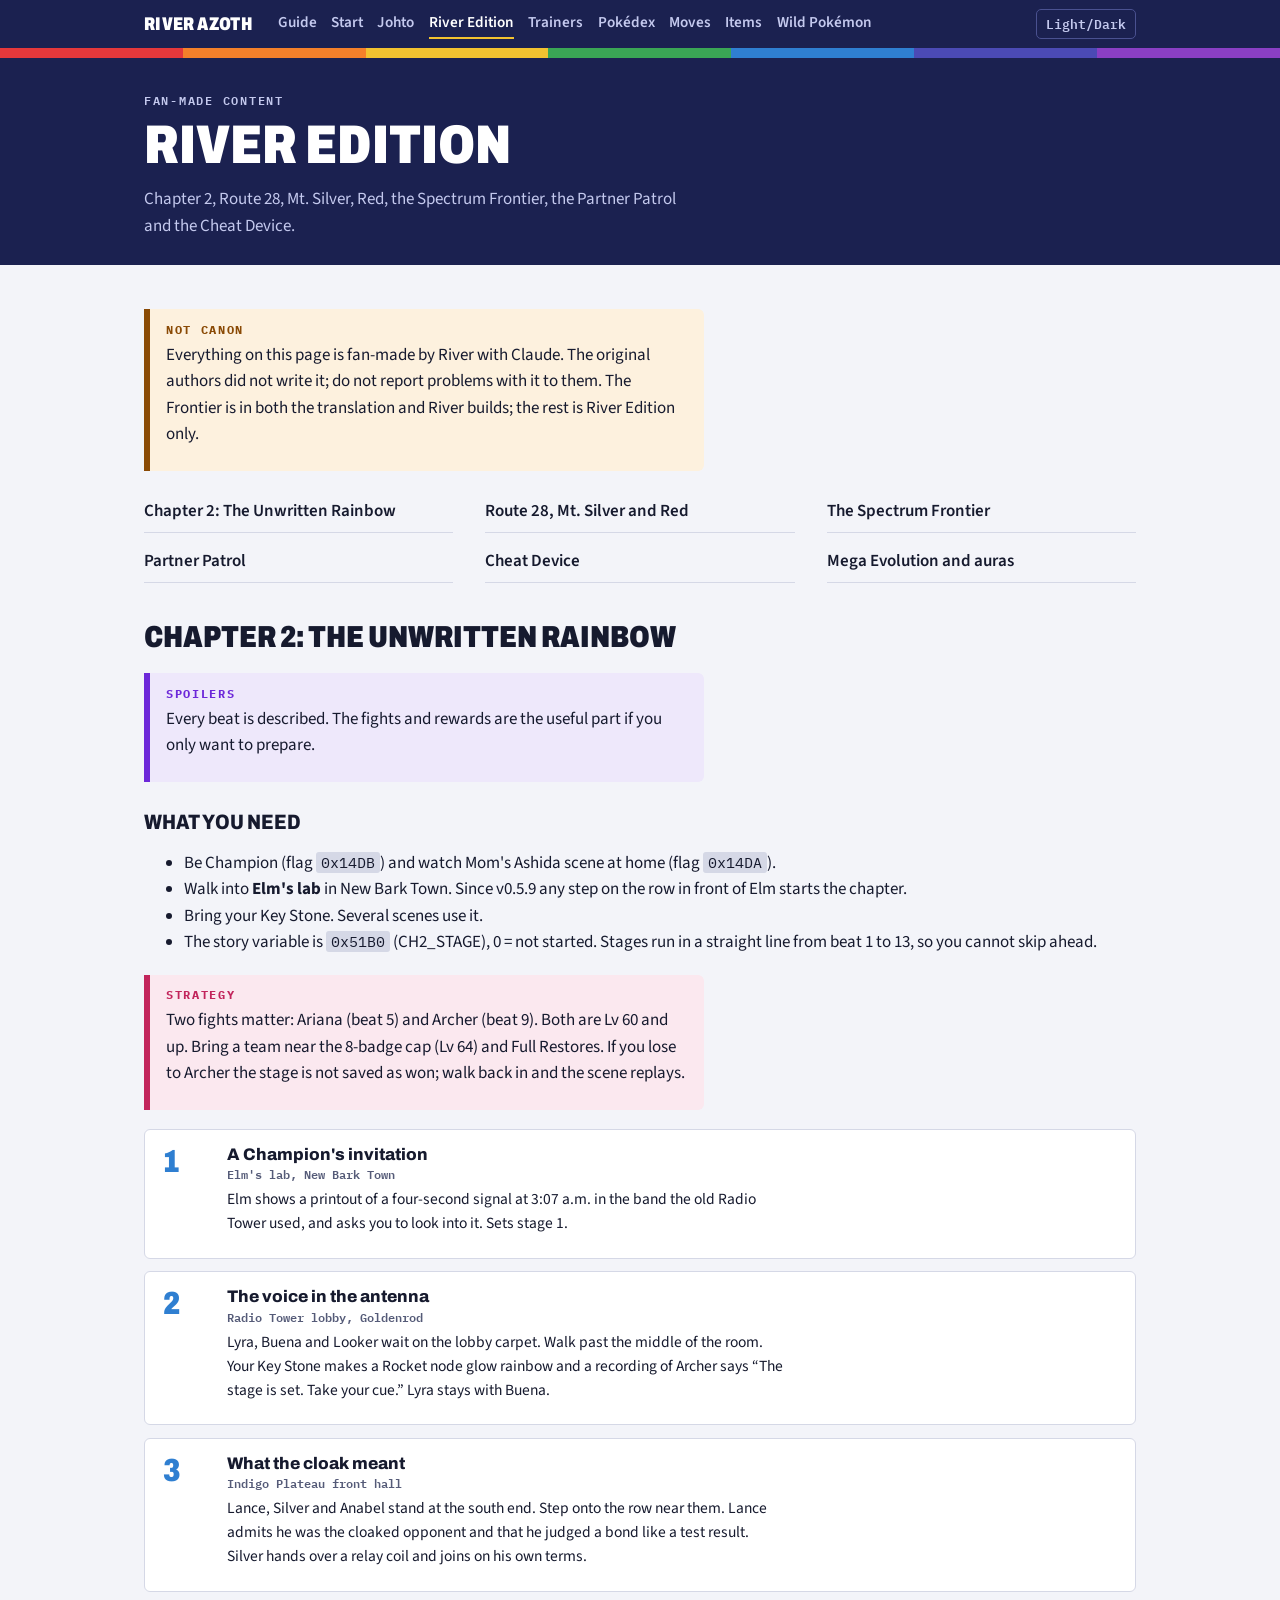
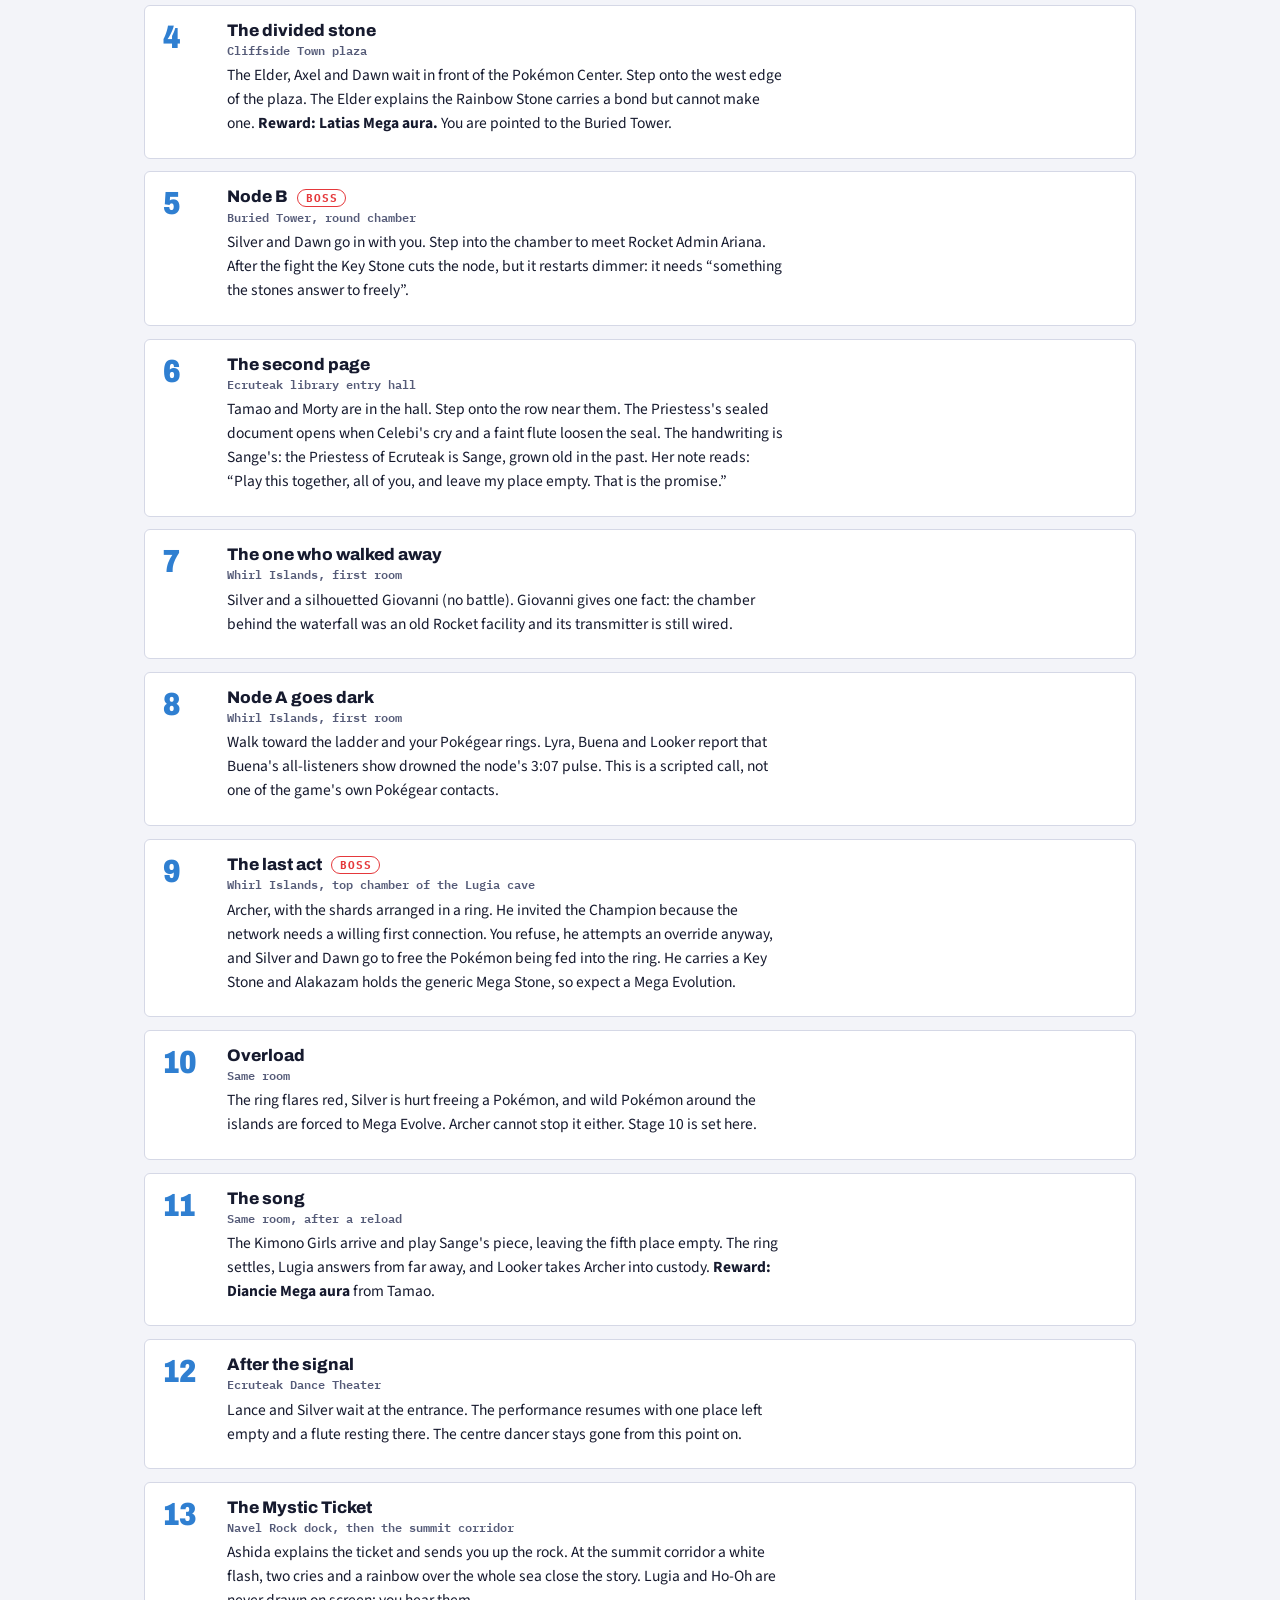
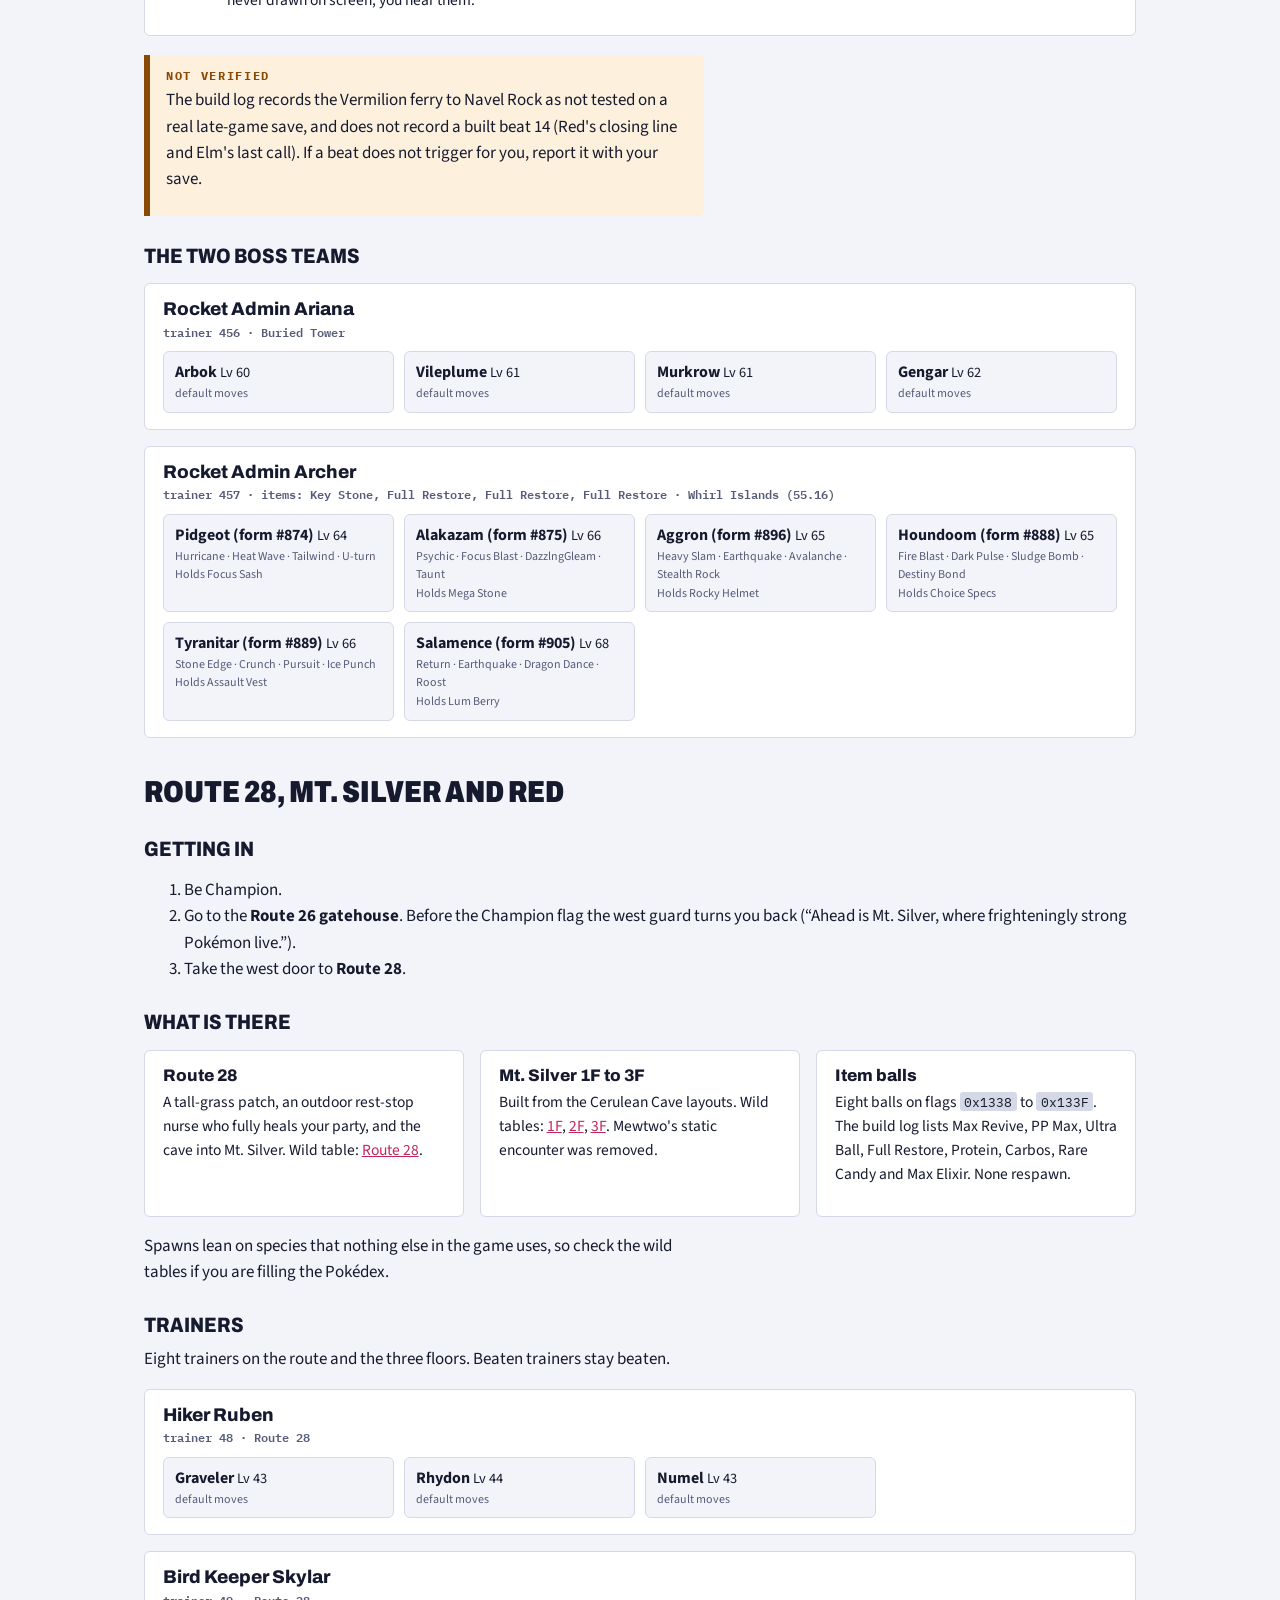
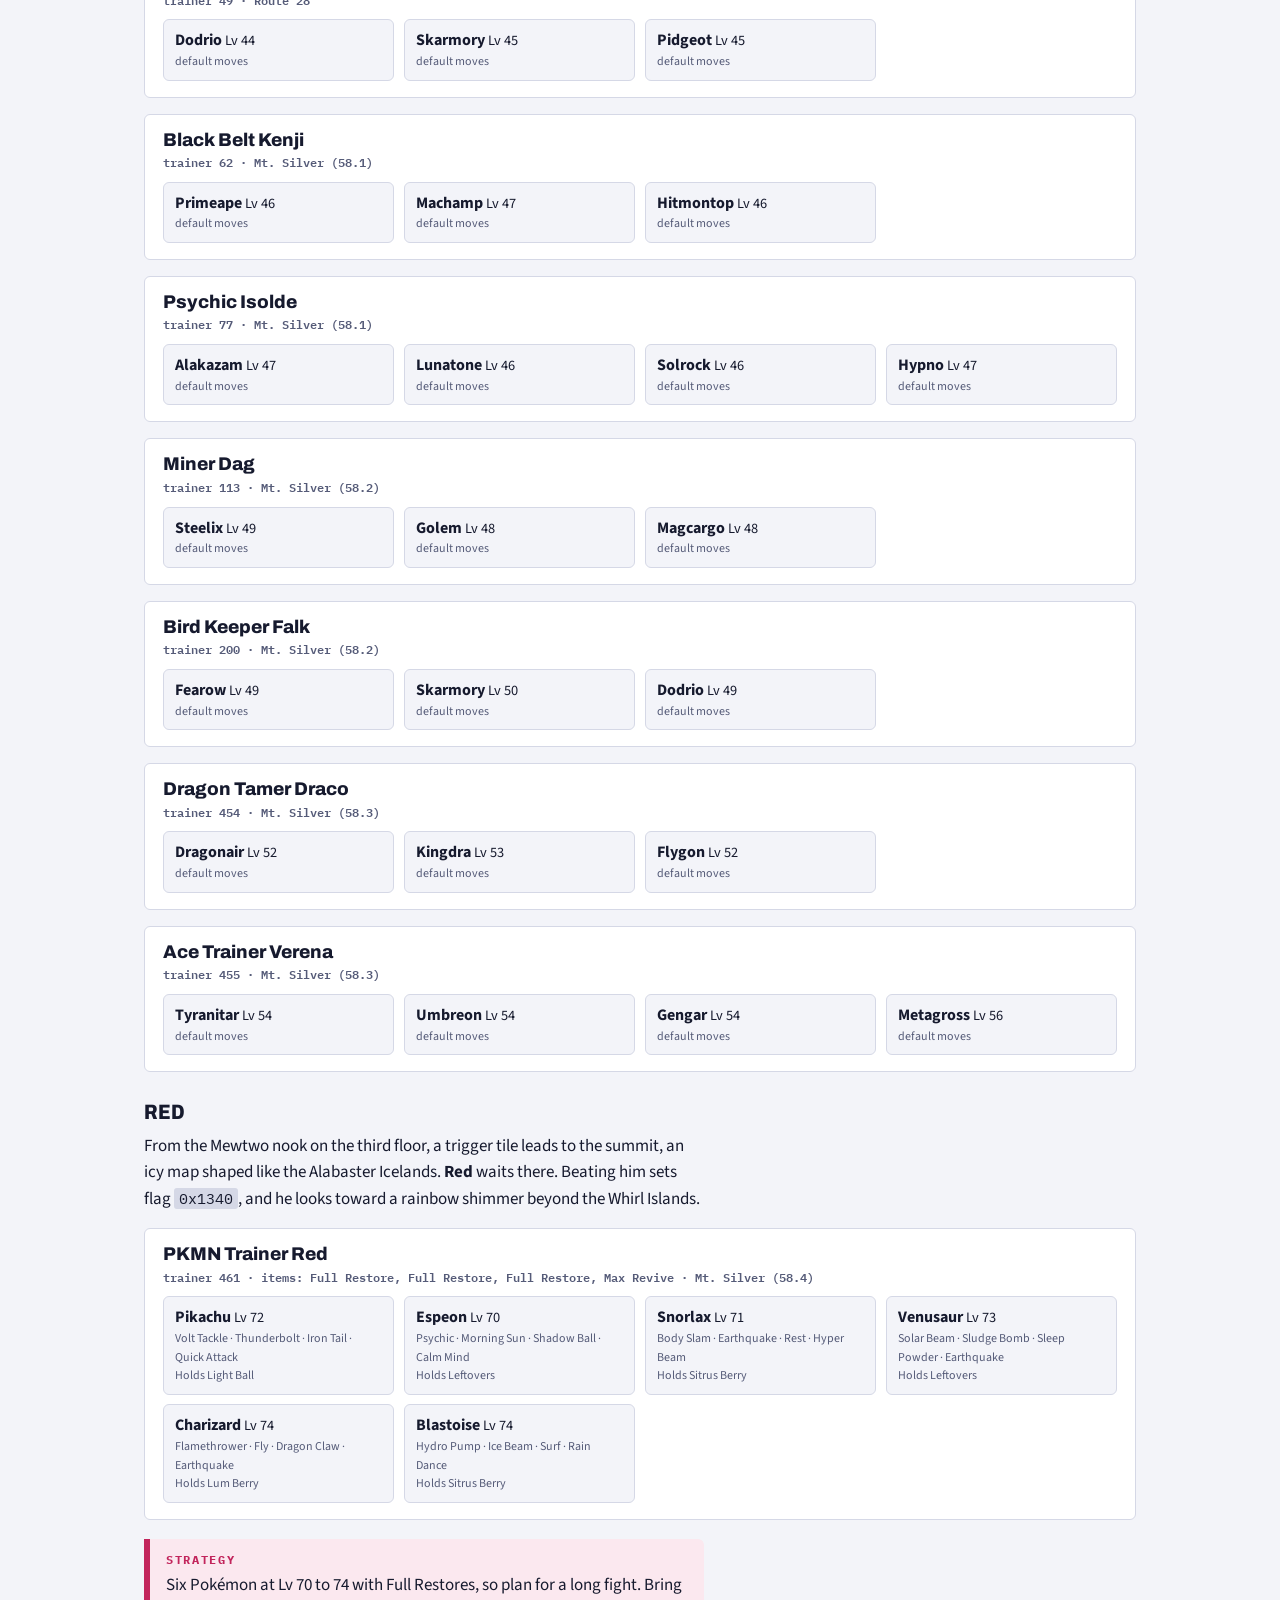
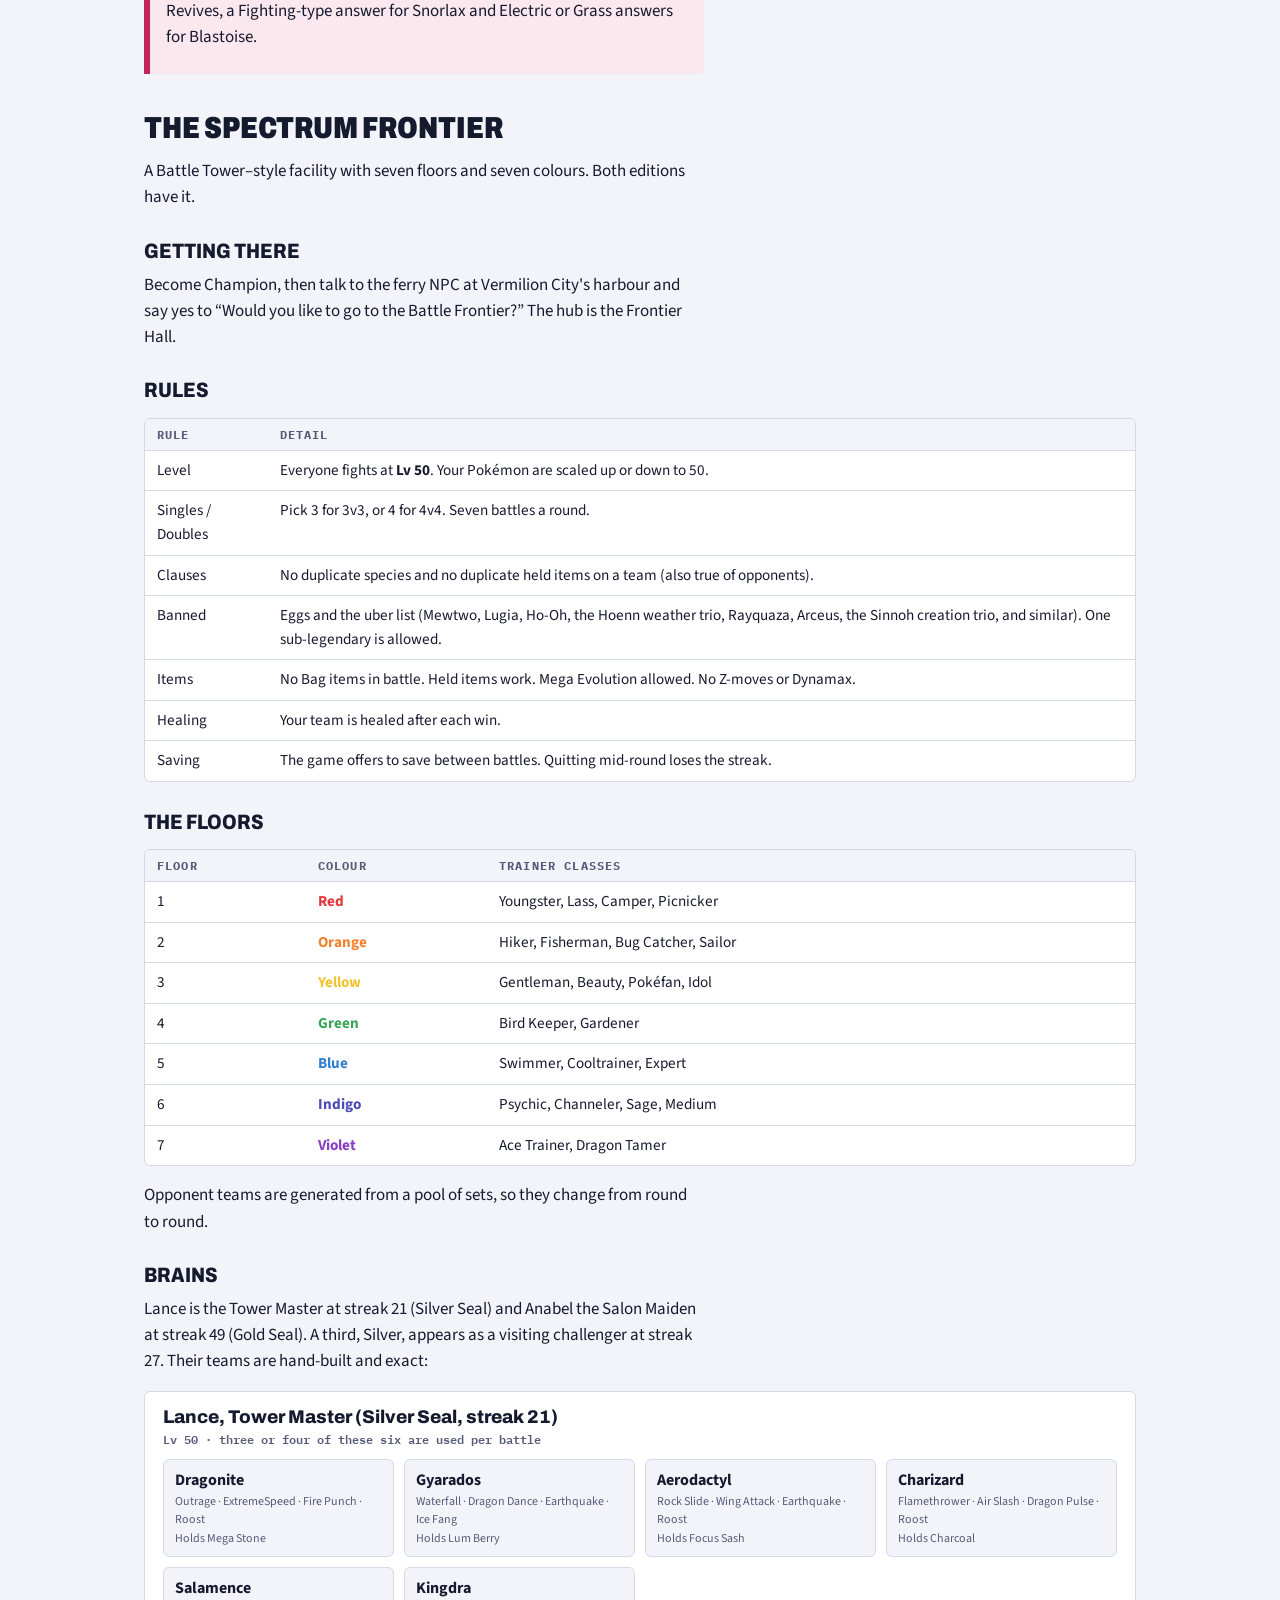
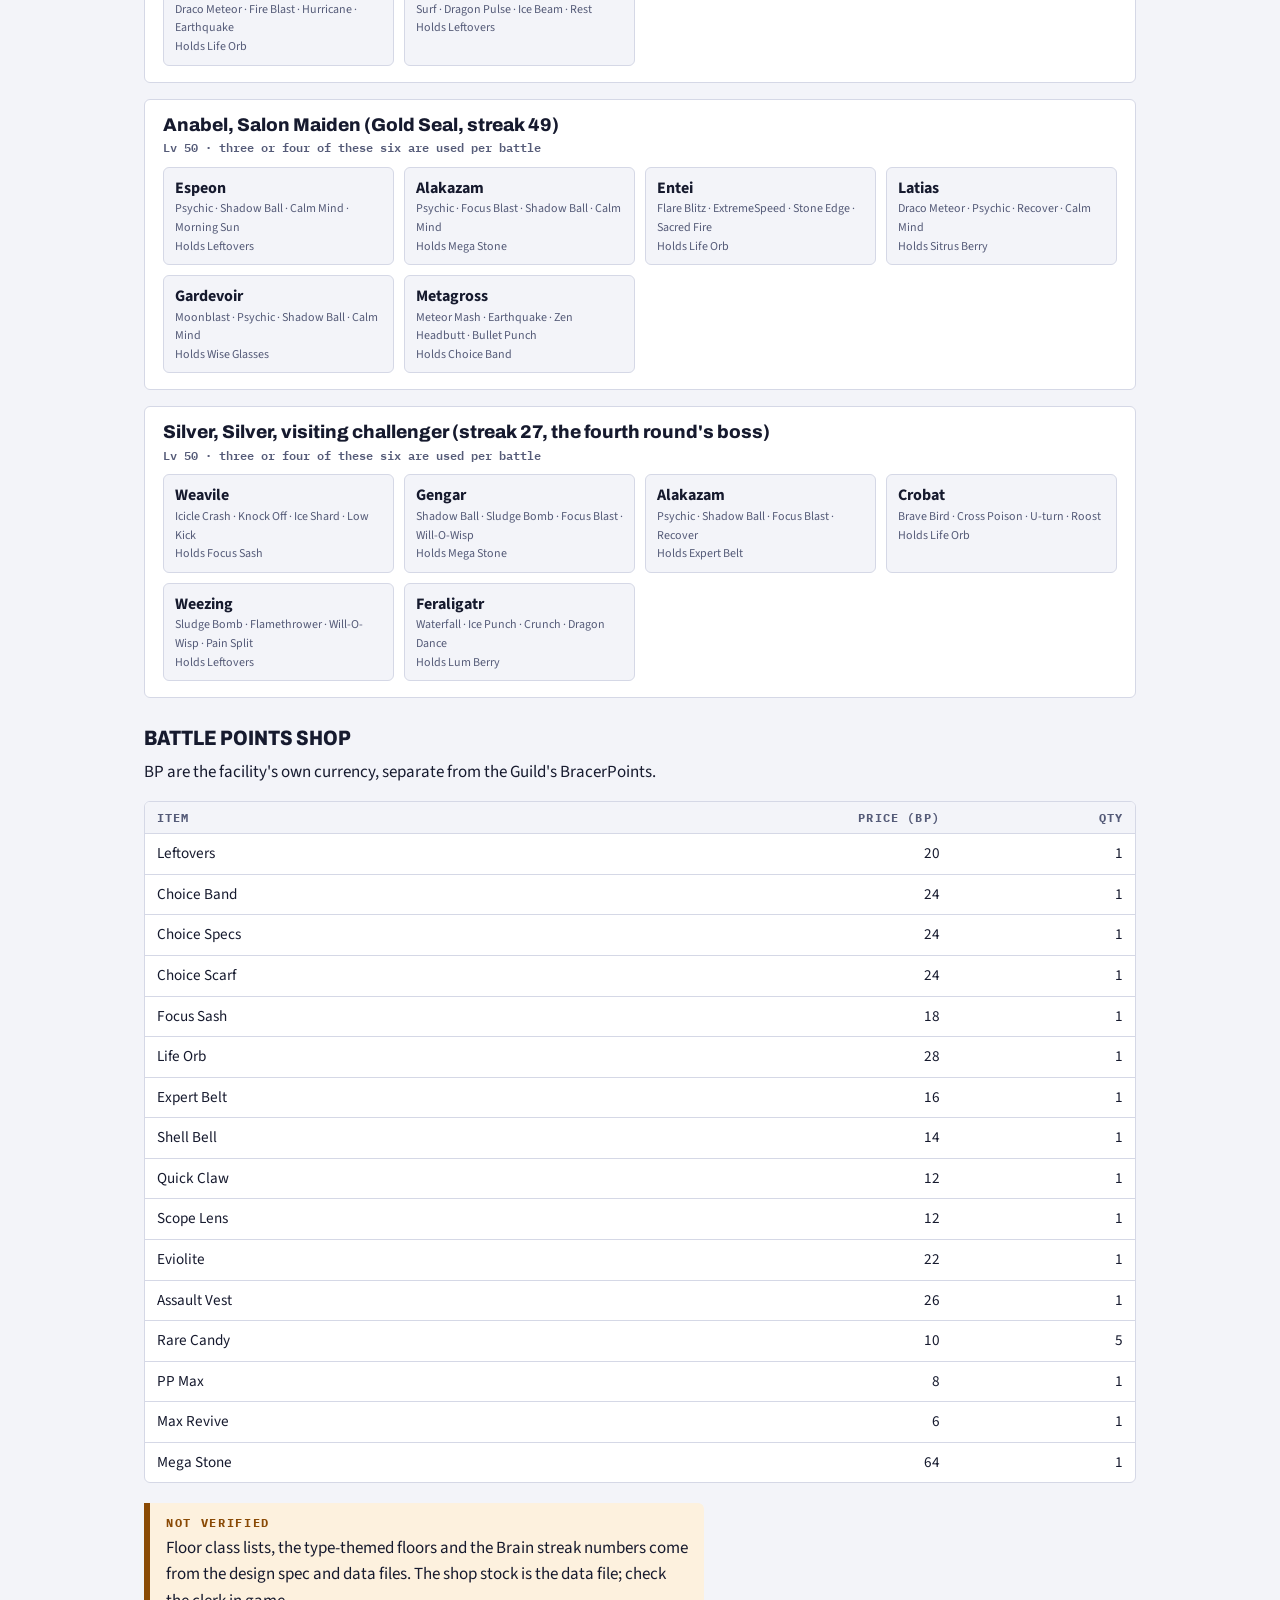
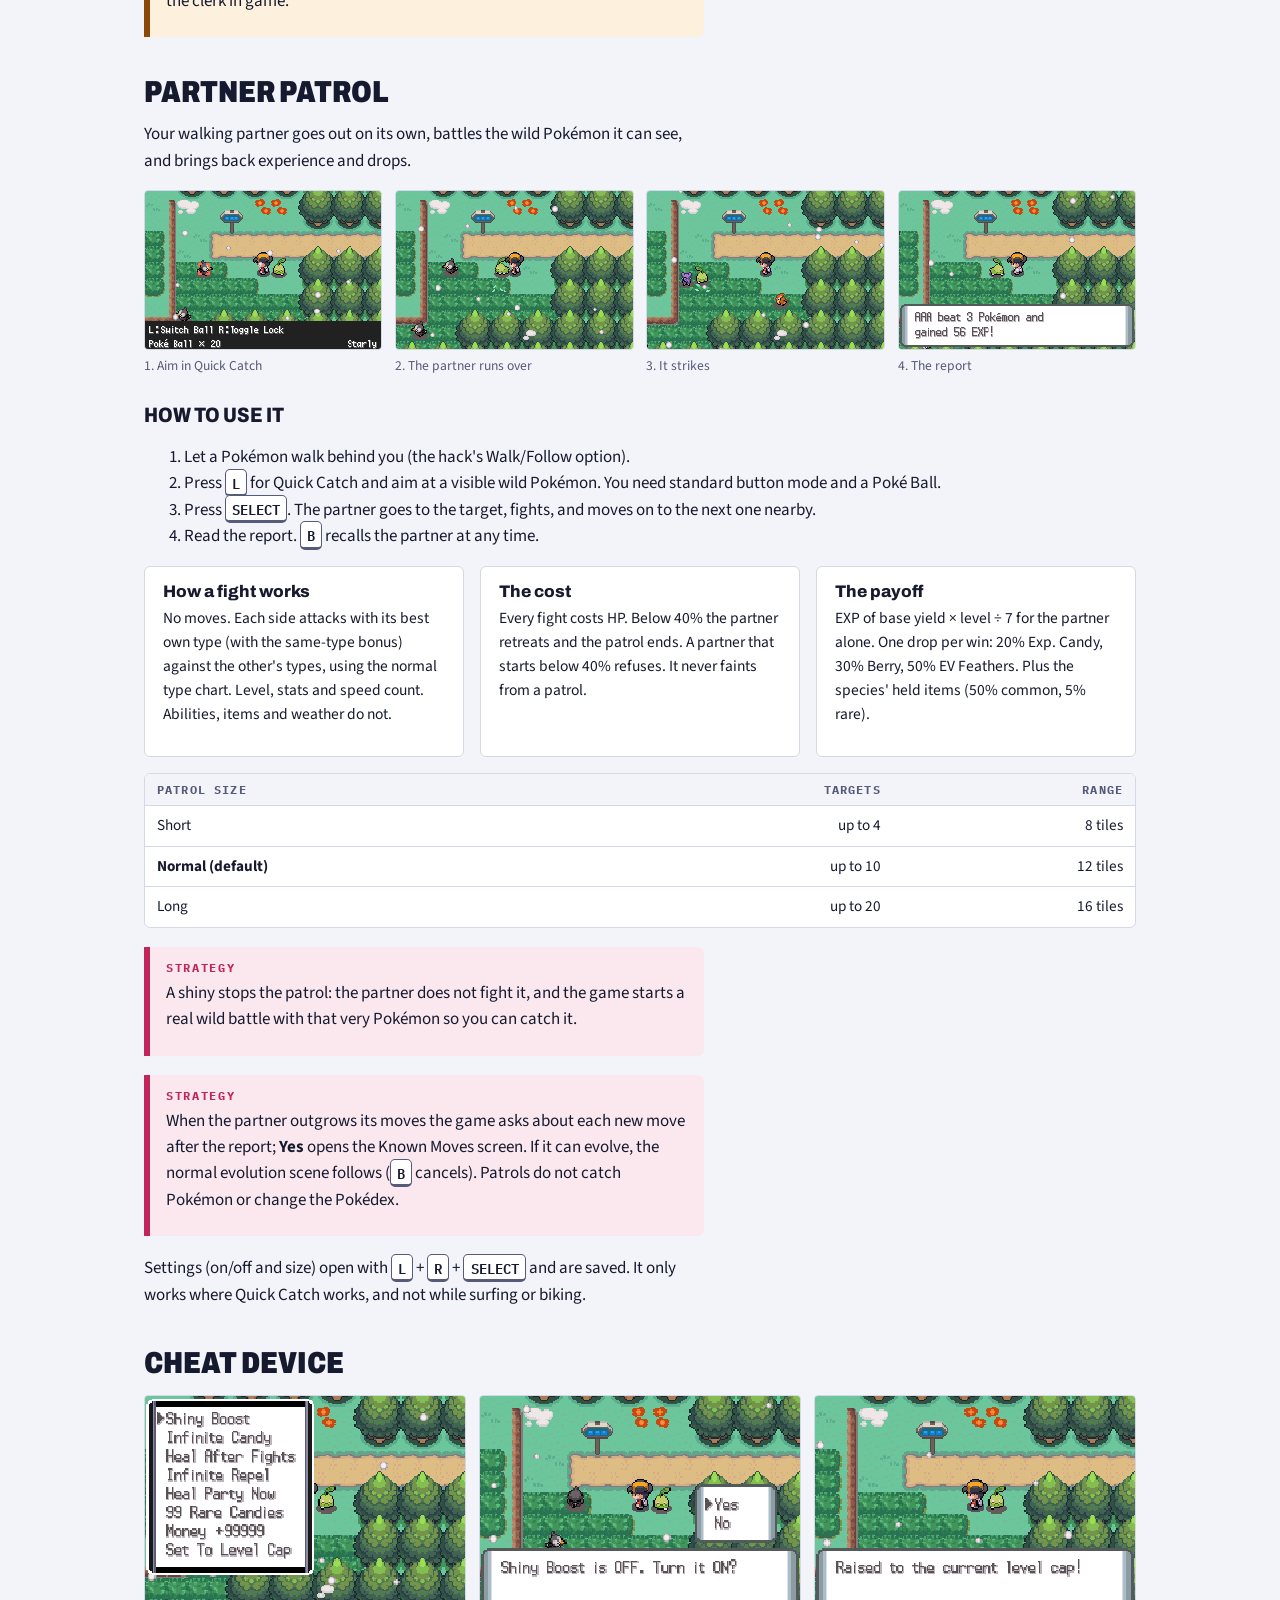
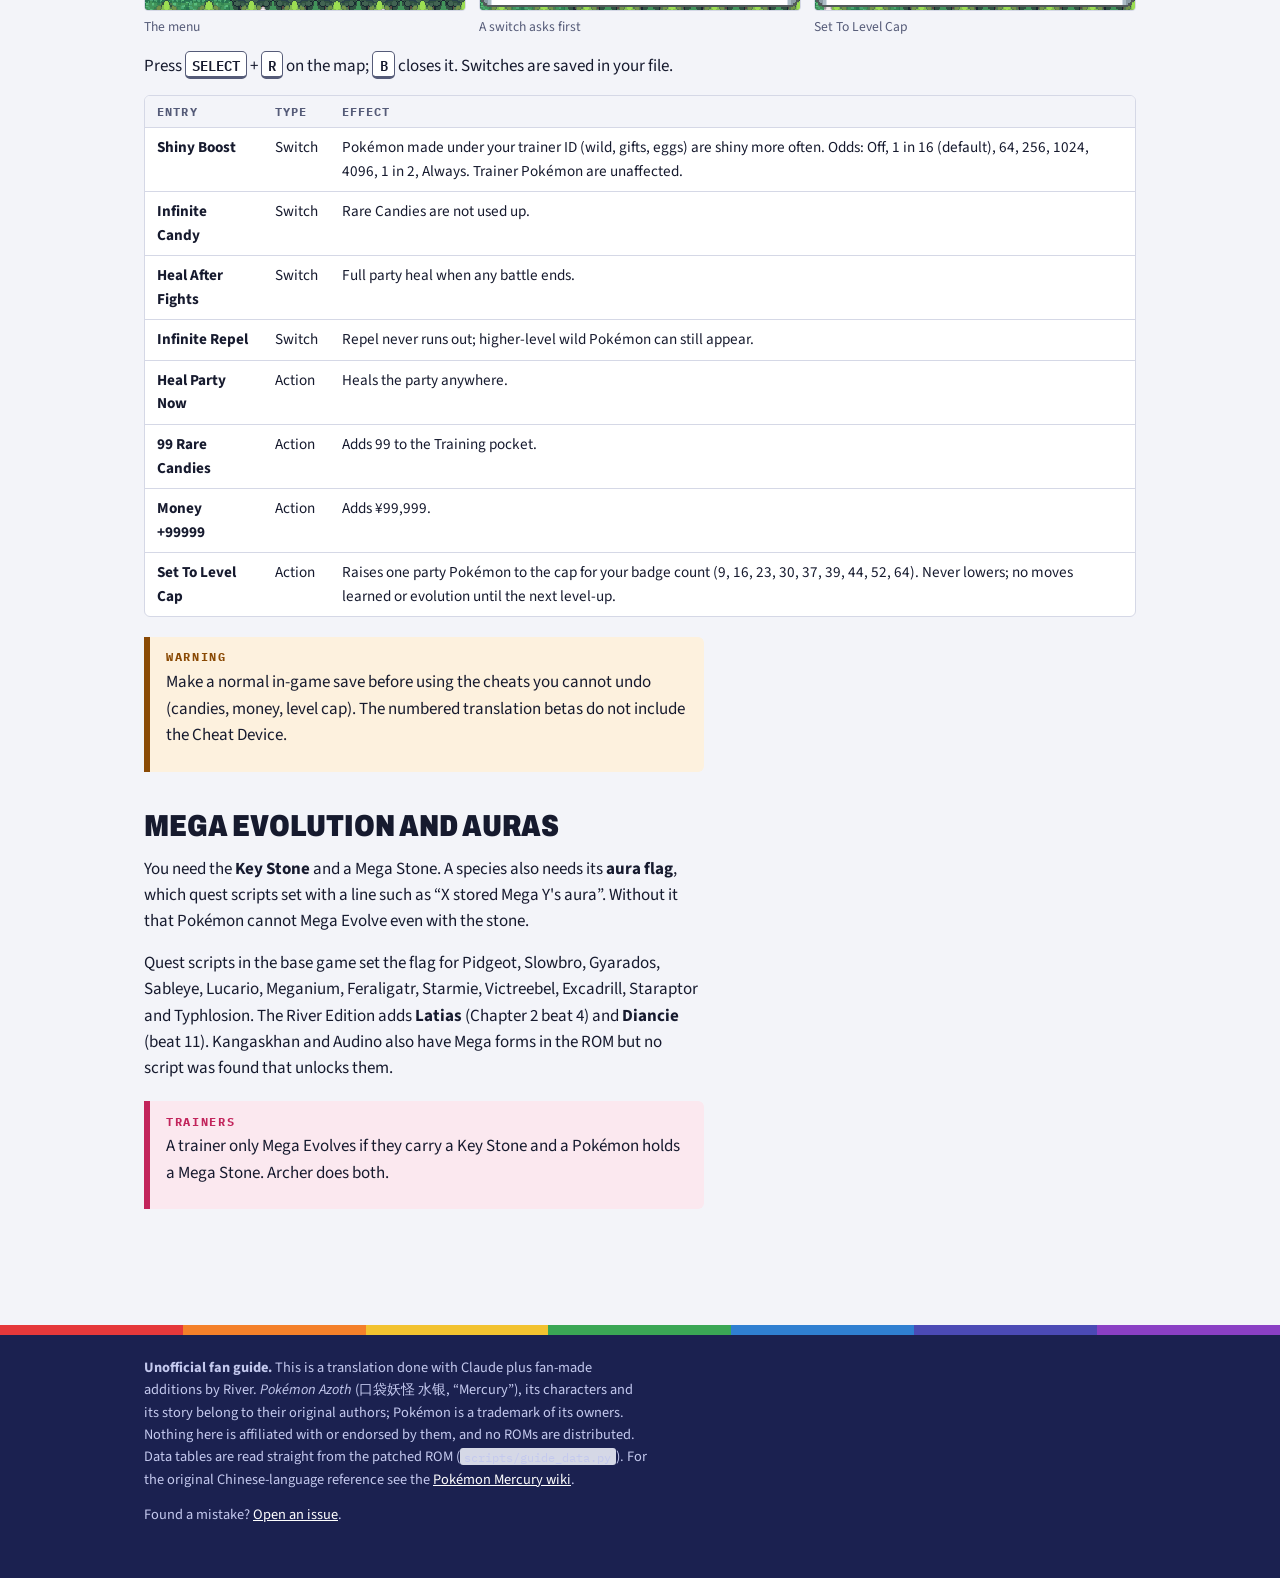
<file: docs/guide/river.html>
<!doctype html>
<html lang="en"><head><meta charset="utf-8"><meta name="viewport" content="width=device-width,initial-scale=1,viewport-fit=cover">
<title>River Edition · River Azoth Guide</title>
<meta name="description" content="Chapter 2, Route 28, Mt. Silver, Red, the Spectrum Frontier, the Partner Patrol and the Cheat Device.">
<link rel="stylesheet" href="guide.css"><script src="guide.js" defer></script></head>
<body data-title="River Edition" data-kicker="Fan-made content" data-lede="Chapter 2, Route 28, Mt. Silver, Red, the Spectrum Frontier, the Partner Patrol and the Cheat Device.">
<main class="wrap">
<div class="box warn"><b class="lab">Not canon</b><p>Everything on this page is fan-made by River with Claude. The original authors did not write it; do not report problems with it to them. The Frontier is in both the translation and River builds; the rest is River Edition only.</p></div>
<ul class="toc"><li><a href="#ch2">Chapter 2: The Unwritten Rainbow</a></li><li><a href="#silver">Route 28, Mt. Silver and Red</a></li><li><a href="#frontier">The Spectrum Frontier</a></li><li><a href="#patrol">Partner Patrol</a></li><li><a href="#cheats">Cheat Device</a></li><li><a href="#mega">Mega Evolution and auras</a></li></ul>

<h2 id="ch2">Chapter 2: The Unwritten Rainbow</h2>
<div class="box spoil"><b class="lab">Spoilers</b><p>Every beat is described. The fights and rewards are the useful part if you only want to prepare.</p></div>
<h3>What you need</h3>
<ul><li>Be Champion (flag <code>0x14DB</code>) and watch Mom's Ashida scene at home (flag <code>0x14DA</code>).</li>
<li>Walk into <b>Elm's lab</b> in New Bark Town. Since v0.5.9 any step on the row in front of Elm starts the chapter.</li>
<li>Bring your Key Stone. Several scenes use it.</li>
<li>The story variable is <code>0x51B0</code> (CH2_STAGE), 0 = not started. Stages run in a straight line from beat 1 to 13, so you cannot skip ahead.</li></ul>
<div class="box tip"><b class="lab">Strategy</b><p>Two fights matter: Ariana (beat 5) and Archer (beat 9). Both are Lv 60 and up. Bring a team near the 8-badge cap (Lv 64) and Full Restores. If you lose to Archer the stage is not saved as won; walk back in and the scene replays.</p></div>
<ol class="steps">
<li><span class="no">1</span><div><h4>A Champion's invitation</h4><div class="meta">Elm's lab, New Bark Town</div><p>Elm shows a printout of a four-second signal at 3:07 a.m. in the band the old Radio Tower used, and asks you to look into it. Sets stage 1.</p></div></li>
<li><span class="no">2</span><div><h4>The voice in the antenna</h4><div class="meta">Radio Tower lobby, Goldenrod</div><p>Lyra, Buena and Looker wait on the lobby carpet. Walk past the middle of the room. Your Key Stone makes a Rocket node glow rainbow and a recording of Archer says &ldquo;The stage is set. Take your cue.&rdquo; Lyra stays with Buena.</p></div></li>
<li><span class="no">3</span><div><h4>What the cloak meant</h4><div class="meta">Indigo Plateau front hall</div><p>Lance, Silver and Anabel stand at the south end. Step onto the row near them. Lance admits he was the cloaked opponent and that he judged a bond like a test result. Silver hands over a relay coil and joins on his own terms.</p></div></li>
<li><span class="no">4</span><div><h4>The divided stone</h4><div class="meta">Cliffside Town plaza</div><p>The Elder, Axel and Dawn wait in front of the Pokémon Center. Step onto the west edge of the plaza. The Elder explains the Rainbow Stone carries a bond but cannot make one. <b>Reward: Latias Mega aura.</b> You are pointed to the Buried Tower.</p></div></li>
<li><span class="no">5</span><div><h4>Node B <span class="pill p-boss">Boss</span></h4><div class="meta">Buried Tower, round chamber</div><p>Silver and Dawn go in with you. Step into the chamber to meet Rocket Admin Ariana. After the fight the Key Stone cuts the node, but it restarts dimmer: it needs &ldquo;something the stones answer to freely&rdquo;.</p></div></li>
<li><span class="no">6</span><div><h4>The second page</h4><div class="meta">Ecruteak library entry hall</div><p>Tamao and Morty are in the hall. Step onto the row near them. The Priestess's sealed document opens when Celebi's cry and a faint flute loosen the seal. The handwriting is Sange's: the Priestess of Ecruteak is Sange, grown old in the past. Her note reads: &ldquo;Play this together, all of you, and leave my place empty. That is the promise.&rdquo;</p></div></li>
<li><span class="no">7</span><div><h4>The one who walked away</h4><div class="meta">Whirl Islands, first room</div><p>Silver and a silhouetted Giovanni (no battle). Giovanni gives one fact: the chamber behind the waterfall was an old Rocket facility and its transmitter is still wired.</p></div></li>
<li><span class="no">8</span><div><h4>Node A goes dark</h4><div class="meta">Whirl Islands, first room</div><p>Walk toward the ladder and your Pokégear rings. Lyra, Buena and Looker report that Buena's all-listeners show drowned the node's 3:07 pulse. This is a scripted call, not one of the game's own Pokégear contacts.</p></div></li>
<li><span class="no">9</span><div><h4>The last act <span class="pill p-boss">Boss</span></h4><div class="meta">Whirl Islands, top chamber of the Lugia cave</div><p>Archer, with the shards arranged in a ring. He invited the Champion because the network needs a willing first connection. You refuse, he attempts an override anyway, and Silver and Dawn go to free the Pokémon being fed into the ring. He carries a Key Stone and Alakazam holds the generic Mega Stone, so expect a Mega Evolution.</p></div></li>
<li><span class="no">10</span><div><h4>Overload</h4><div class="meta">Same room</div><p>The ring flares red, Silver is hurt freeing a Pokémon, and wild Pokémon around the islands are forced to Mega Evolve. Archer cannot stop it either. Stage 10 is set here.</p></div></li>
<li><span class="no">11</span><div><h4>The song</h4><div class="meta">Same room, after a reload</div><p>The Kimono Girls arrive and play Sange's piece, leaving the fifth place empty. The ring settles, Lugia answers from far away, and Looker takes Archer into custody. <b>Reward: Diancie Mega aura</b> from Tamao.</p></div></li>
<li><span class="no">12</span><div><h4>After the signal</h4><div class="meta">Ecruteak Dance Theater</div><p>Lance and Silver wait at the entrance. The performance resumes with one place left empty and a flute resting there. The centre dancer stays gone from this point on.</p></div></li>
<li><span class="no">13</span><div><h4>The Mystic Ticket</h4><div class="meta">Navel Rock dock, then the summit corridor</div><p>Ashida explains the ticket and sends you up the rock. At the summit corridor a white flash, two cries and a rainbow over the whole sea close the story. Lugia and Ho-Oh are never drawn on screen; you hear them.</p></div></li></ol>
<div class="box warn"><b class="lab">Not verified</b><p>The build log records the Vermilion ferry to Navel Rock as not tested on a real late-game save, and does not record a built beat 14 (Red's closing line and Elm's last call). If a beat does not trigger for you, report it with your save.</p></div>
<h3>The two boss teams</h3>
<div class="bw" data-t="456,457"></div>

<h2 id="silver">Route 28, Mt. Silver and Red</h2>
<h3>Getting in</h3>
<ol><li>Be Champion.</li><li>Go to the <b>Route 26 gatehouse</b>. Before the Champion flag the west guard turns you back (&ldquo;Ahead is Mt. Silver, where frighteningly strong Pokémon live.&rdquo;).</li><li>Take the west door to <b>Route 28</b>.</li></ol>
<h3>What is there</h3>
<div class="grid"><div class="card"><h4>Route 28</h4><p>A tall-grass patch, an outdoor rest-stop nurse who fully heals your party, and the cave into Mt. Silver. Wild table: <a href="locations.html#58.0">Route 28</a>.</p></div>
<div class="card"><h4>Mt. Silver 1F to 3F</h4><p>Built from the Cerulean Cave layouts. Wild tables: <a href="locations.html#58.1">1F</a>, <a href="locations.html#58.2">2F</a>, <a href="locations.html#58.3">3F</a>. Mewtwo's static encounter was removed.</p></div>
<div class="card"><h4>Item balls</h4><p>Eight balls on flags <code>0x1338</code> to <code>0x133F</code>. The build log lists Max Revive, PP Max, Ultra Ball, Full Restore, Protein, Carbos, Rare Candy and Max Elixir. None respawn.</p></div></div>
<p>Spawns lean on species that nothing else in the game uses, so check the wild tables if you are filling the Pokédex.</p>
<h3>Trainers</h3>
<p>Eight trainers on the route and the three floors. Beaten trainers stay beaten.</p>
<div class="bw" data-t="48,49,62,77,113,200,454,455"></div>
<h3>Red</h3>
<p>From the Mewtwo nook on the third floor, a trigger tile leads to the summit, an icy map shaped like the Alabaster Icelands. <b>Red</b> waits there. Beating him sets flag <code>0x1340</code>, and he looks toward a rainbow shimmer beyond the Whirl Islands.</p>
<div class="bw" data-t="461"></div>
<div class="box tip"><b class="lab">Strategy</b><p>Six Pokémon at Lv 70 to 74 with Full Restores, so plan for a long fight. Bring Revives, a Fighting-type answer for Snorlax and Electric or Grass answers for Blastoise.</p></div>

<h2 id="frontier">The Spectrum Frontier</h2>
<p>A Battle Tower–style facility with seven floors and seven colours. Both editions have it.</p>
<h3>Getting there</h3>
<p>Become Champion, then talk to the ferry NPC at Vermilion City's harbour and say yes to &ldquo;Would you like to go to the Battle Frontier?&rdquo; The hub is the Frontier Hall.</p>
<h3>Rules</h3>
<div class="tw"><table><tr><th>Rule</th><th>Detail</th></tr>
<tr><td>Level</td><td>Everyone fights at <b>Lv 50</b>. Your Pokémon are scaled up or down to 50.</td></tr>
<tr><td>Singles / Doubles</td><td>Pick 3 for 3v3, or 4 for 4v4. Seven battles a round.</td></tr>
<tr><td>Clauses</td><td>No duplicate species and no duplicate held items on a team (also true of opponents).</td></tr>
<tr><td>Banned</td><td>Eggs and the uber list (Mewtwo, Lugia, Ho-Oh, the Hoenn weather trio, Rayquaza, Arceus, the Sinnoh creation trio, and similar). One sub-legendary is allowed.</td></tr>
<tr><td>Items</td><td>No Bag items in battle. Held items work. Mega Evolution allowed. No Z-moves or Dynamax.</td></tr>
<tr><td>Healing</td><td>Your team is healed after each win.</td></tr>
<tr><td>Saving</td><td>The game offers to save between battles. Quitting mid-round loses the streak.</td></tr></table></div>
<h3>The floors</h3>
<div class="tw"><table><tr><th>Floor</th><th>Colour</th><th>Trainer classes</th></tr>
<tr><td>1</td><td style="color:var(--c1);font-weight:700">Red</td><td>Youngster, Lass, Camper, Picnicker</td></tr>
<tr><td>2</td><td style="color:var(--c2);font-weight:700">Orange</td><td>Hiker, Fisherman, Bug Catcher, Sailor</td></tr>
<tr><td>3</td><td style="color:var(--c3);font-weight:700">Yellow</td><td>Gentleman, Beauty, Pokéfan, Idol</td></tr>
<tr><td>4</td><td style="color:var(--c4);font-weight:700">Green</td><td>Bird Keeper, Gardener</td></tr>
<tr><td>5</td><td style="color:var(--c5);font-weight:700">Blue</td><td>Swimmer, Cooltrainer, Expert</td></tr>
<tr><td>6</td><td style="color:var(--c6);font-weight:700">Indigo</td><td>Psychic, Channeler, Sage, Medium</td></tr>
<tr><td>7</td><td style="color:var(--c7);font-weight:700">Violet</td><td>Ace Trainer, Dragon Tamer</td></tr></table></div>
<p>Opponent teams are generated from a pool of sets, so they change from round to round.</p>
<h3>Brains</h3>
<p>Lance is the Tower Master at streak 21 (Silver Seal) and Anabel the Salon Maiden at streak 49 (Gold Seal). A third, Silver, appears as a visiting challenger at streak 27. Their teams are hand-built and exact:</p>
<div class="fr" data-brain="Lance"></div><div class="fr" data-brain="Anabel"></div><div class="fr" data-brain="Silver"></div>
<h3>Battle Points shop</h3>
<p>BP are the facility's own currency, separate from the Guild's BracerPoints.</p>
<div class="fr" data-shop></div>
<div class="box warn"><b class="lab">Not verified</b><p>Floor class lists, the type-themed floors and the Brain streak numbers come from the design spec and data files. The shop stock is the data file; check the clerk in game.</p></div>

<h2 id="patrol">Partner Patrol</h2>
<p>Your walking partner goes out on its own, battles the wild Pokémon it can see, and brings back experience and drops.</p>
<div class="shots"><figure><img src="../img/partner-patrol/1-aim.png" alt="Quick Catch aiming"><figcaption>1. Aim in Quick Catch</figcaption></figure><figure><img src="../img/partner-patrol/2-walk.png" alt="Partner walking"><figcaption>2. The partner runs over</figcaption></figure><figure><img src="../img/partner-patrol/3-strike.png" alt="Partner striking"><figcaption>3. It strikes</figcaption></figure><figure><img src="../img/partner-patrol/4-summary.png" alt="Summary"><figcaption>4. The report</figcaption></figure></div>
<h3>How to use it</h3>
<ol><li>Let a Pokémon walk behind you (the hack's Walk/Follow option).</li><li>Press <kbd>L</kbd> for Quick Catch and aim at a visible wild Pokémon. You need standard button mode and a Poké Ball.</li><li>Press <kbd>SELECT</kbd>. The partner goes to the target, fights, and moves on to the next one nearby.</li><li>Read the report. <kbd>B</kbd> recalls the partner at any time.</li></ol>
<div class="grid"><div class="card"><h4>How a fight works</h4><p>No moves. Each side attacks with its best own type (with the same-type bonus) against the other's types, using the normal type chart. Level, stats and speed count. Abilities, items and weather do not.</p></div>
<div class="card"><h4>The cost</h4><p>Every fight costs HP. Below 40% the partner retreats and the patrol ends. A partner that starts below 40% refuses. It never faints from a patrol.</p></div>
<div class="card"><h4>The payoff</h4><p>EXP of base yield × level ÷ 7 for the partner alone. One drop per win: 20% Exp. Candy, 30% Berry, 50% EV Feathers. Plus the species' held items (50% common, 5% rare).</p></div></div>
<div class="tw"><table><tr><th>Patrol size</th><th class="num">Targets</th><th class="num">Range</th></tr><tr><td>Short</td><td class="num">up to 4</td><td class="num">8 tiles</td></tr><tr><td><b>Normal (default)</b></td><td class="num">up to 10</td><td class="num">12 tiles</td></tr><tr><td>Long</td><td class="num">up to 20</td><td class="num">16 tiles</td></tr></table></div>
<div class="box tip"><b class="lab">Strategy</b><p>A shiny stops the patrol: the partner does not fight it, and the game starts a real wild battle with that very Pokémon so you can catch it.</p></div>
<div class="box tip"><b class="lab">Strategy</b><p>When the partner outgrows its moves the game asks about each new move after the report; <b>Yes</b> opens the Known Moves screen. If it can evolve, the normal evolution scene follows (<kbd>B</kbd> cancels). Patrols do not catch Pokémon or change the Pokédex.</p></div>
<p>Settings (on/off and size) open with <kbd>L</kbd> + <kbd>R</kbd> + <kbd>SELECT</kbd> and are saved. It only works where Quick Catch works, and not while surfing or biking.</p>

<h2 id="cheats">Cheat Device</h2>
<div class="shots"><figure><img src="../img/cheats/1-menu.png" alt="Cheat menu"><figcaption>The menu</figcaption></figure><figure><img src="../img/cheats/2-switch.png" alt="Switch"><figcaption>A switch asks first</figcaption></figure><figure><img src="../img/cheats/3-level-cap.png" alt="Level cap"><figcaption>Set To Level Cap</figcaption></figure></div>
<p>Press <kbd>SELECT</kbd> + <kbd>R</kbd> on the map; <kbd>B</kbd> closes it. Switches are saved in your file.</p>
<div class="tw"><table><tr><th>Entry</th><th>Type</th><th>Effect</th></tr>
<tr><td><b>Shiny Boost</b></td><td>Switch</td><td>Pokémon made under your trainer ID (wild, gifts, eggs) are shiny more often. Odds: Off, 1 in 16 (default), 64, 256, 1024, 4096, 1 in 2, Always. Trainer Pokémon are unaffected.</td></tr>
<tr><td><b>Infinite Candy</b></td><td>Switch</td><td>Rare Candies are not used up.</td></tr>
<tr><td><b>Heal After Fights</b></td><td>Switch</td><td>Full party heal when any battle ends.</td></tr>
<tr><td><b>Infinite Repel</b></td><td>Switch</td><td>Repel never runs out; higher-level wild Pokémon can still appear.</td></tr>
<tr><td><b>Heal Party Now</b></td><td>Action</td><td>Heals the party anywhere.</td></tr>
<tr><td><b>99 Rare Candies</b></td><td>Action</td><td>Adds 99 to the Training pocket.</td></tr>
<tr><td><b>Money +99999</b></td><td>Action</td><td>Adds ¥99,999.</td></tr>
<tr><td><b>Set To Level Cap</b></td><td>Action</td><td>Raises one party Pokémon to the cap for your badge count (9, 16, 23, 30, 37, 39, 44, 52, 64). Never lowers; no moves learned or evolution until the next level-up.</td></tr></table></div>
<div class="box warn"><b class="lab">Warning</b><p>Make a normal in-game save before using the cheats you cannot undo (candies, money, level cap). The numbered translation betas do not include the Cheat Device.</p></div>

<h2 id="mega">Mega Evolution and auras</h2>
<p>You need the <b>Key Stone</b> and a Mega Stone. A species also needs its <b>aura flag</b>, which quest scripts set with a line such as &ldquo;X stored Mega Y's aura&rdquo;. Without it that Pokémon cannot Mega Evolve even with the stone.</p>
<p>Quest scripts in the base game set the flag for Pidgeot, Slowbro, Gyarados, Sableye, Lucario, Meganium, Feraligatr, Starmie, Victreebel, Excadrill, Staraptor and Typhlosion. The River Edition adds <b>Latias</b> (Chapter 2 beat 4) and <b>Diancie</b> (beat 11). Kangaskhan and Audino also have Mega forms in the ROM but no script was found that unlocks them.</p>
<div class="box tip"><b class="lab">Trainers</b><p>A trainer only Mega Evolves if they carry a Key Stone and a Pokémon holds a Mega Stone. Archer does both.</p></div>
</main></body></html>
</file>
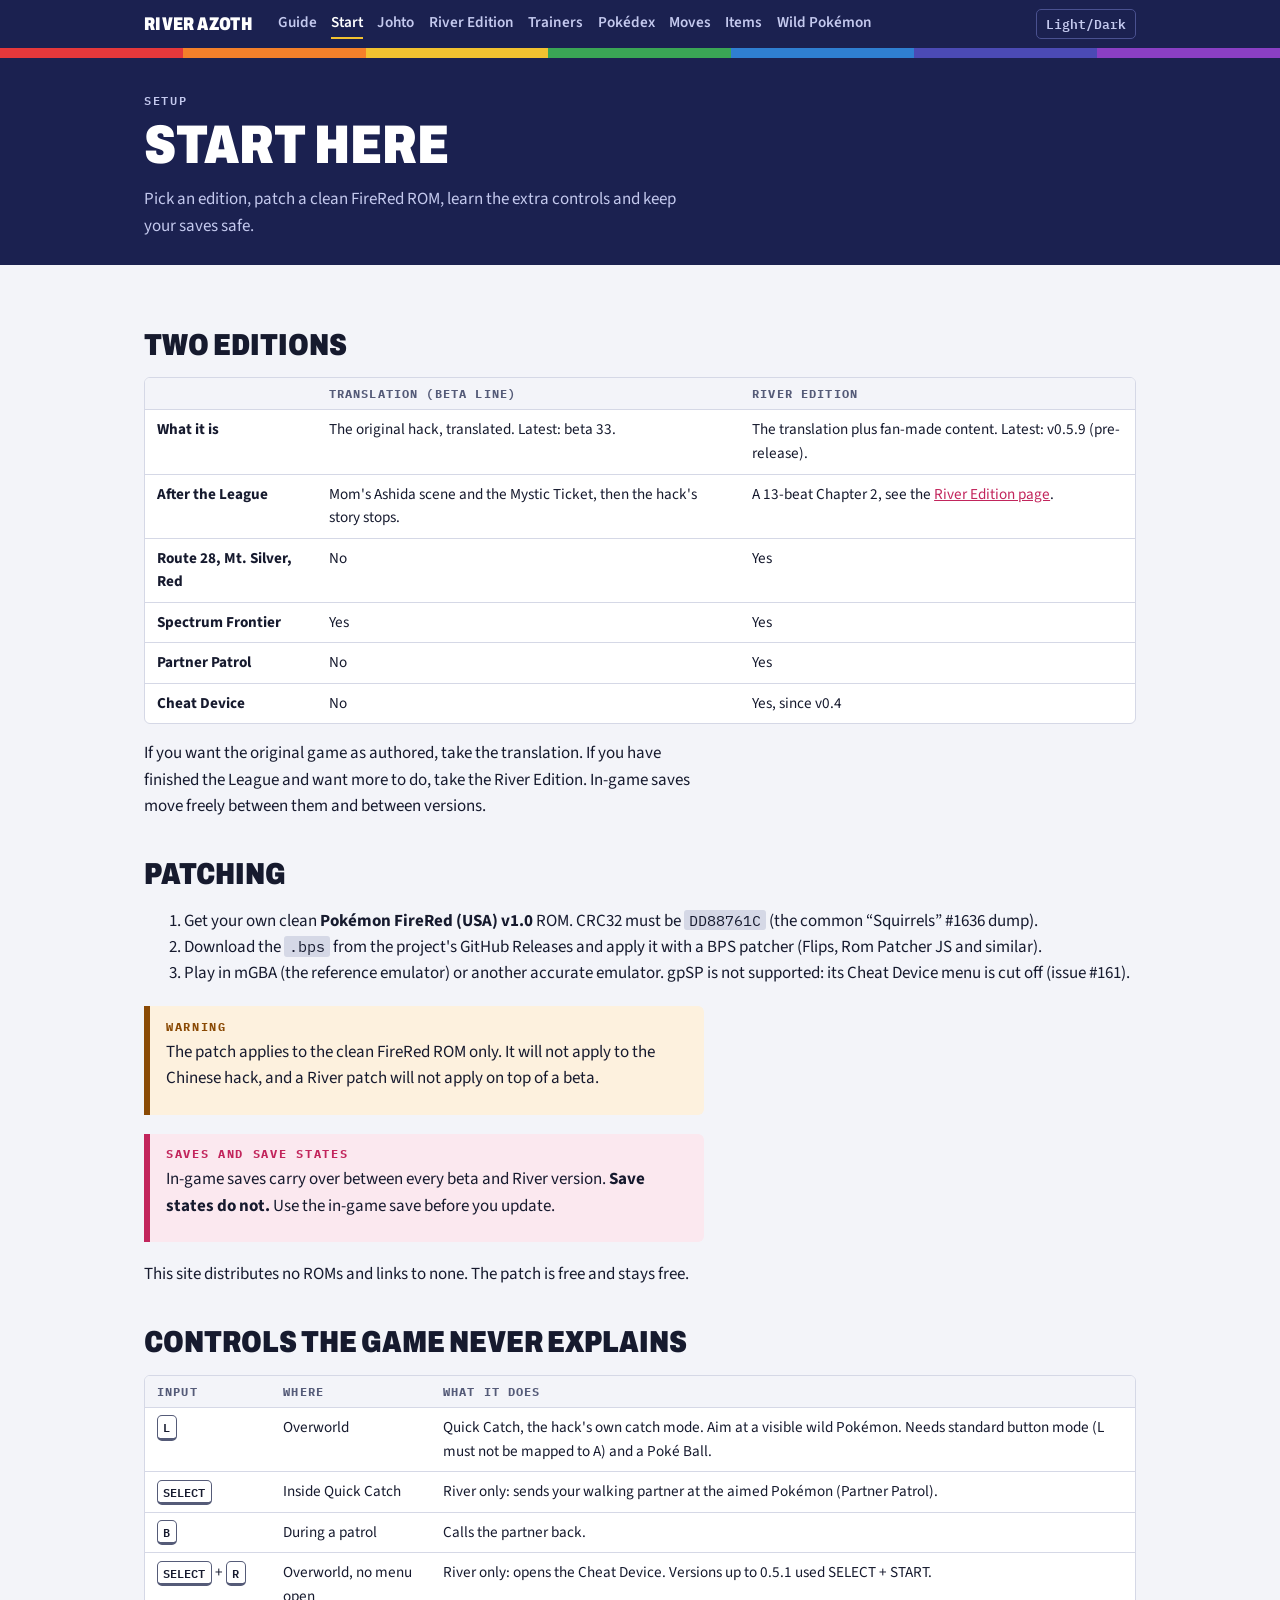
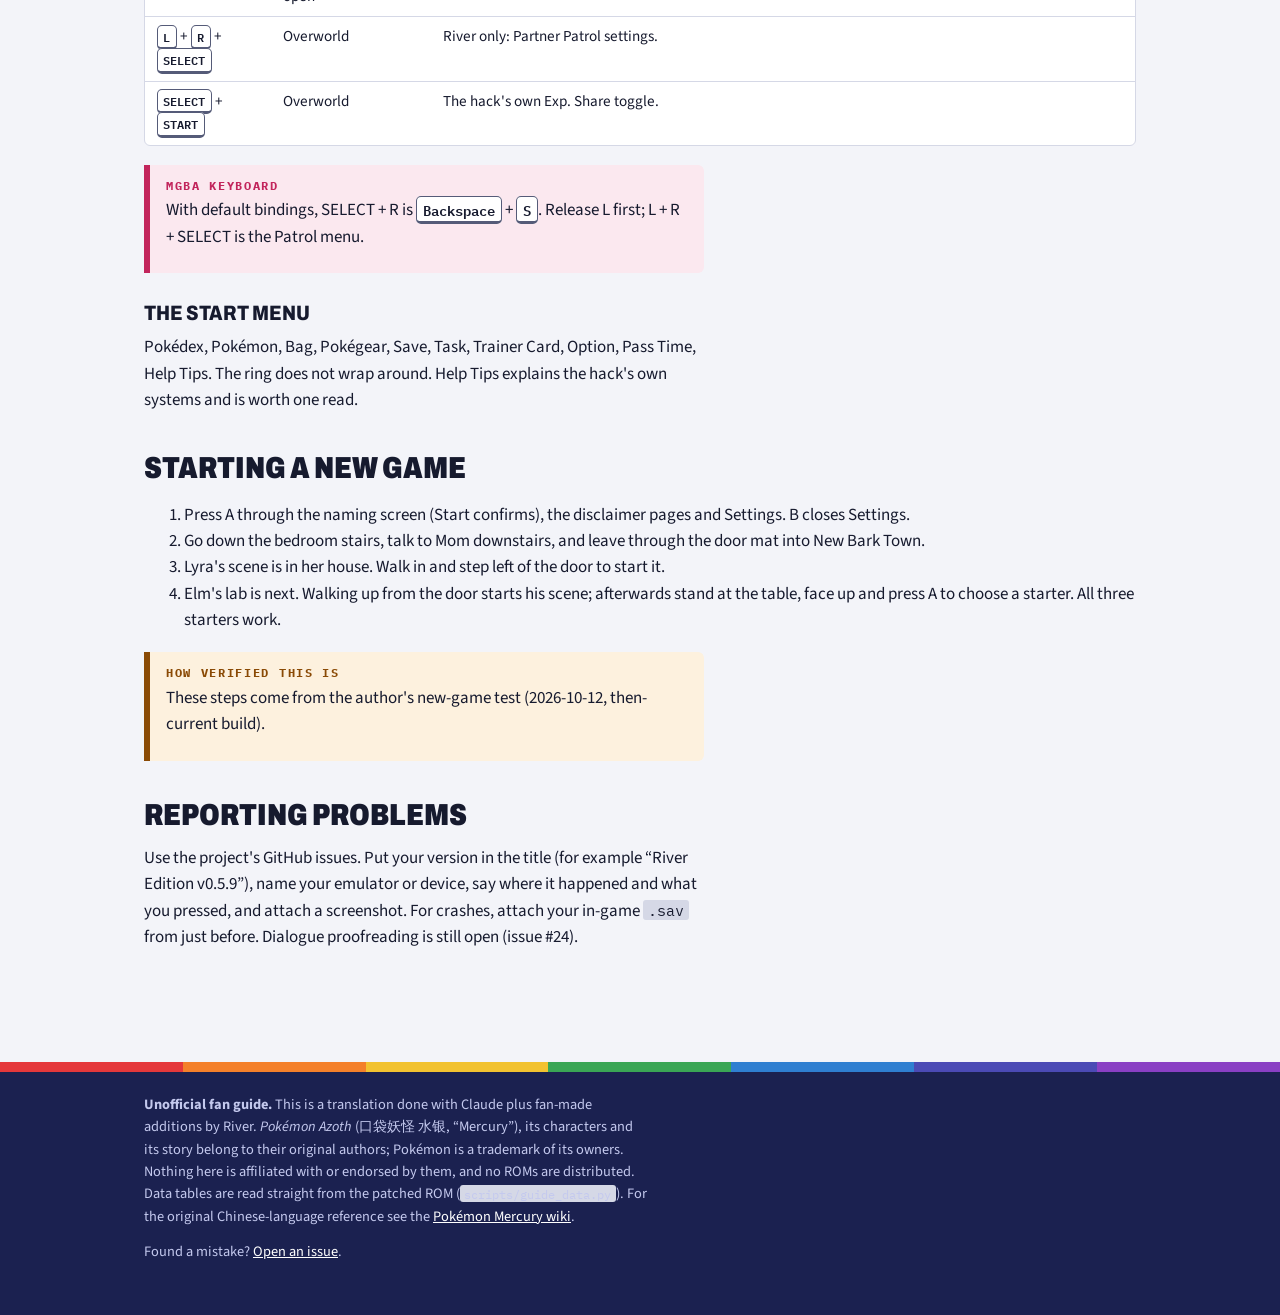
<file: docs/guide/start.html>
<!doctype html>
<html lang="en"><head><meta charset="utf-8"><meta name="viewport" content="width=device-width,initial-scale=1,viewport-fit=cover">
<title>Start here · River Azoth Guide</title>
<meta name="description" content="Pick an edition, patch a clean FireRed ROM, learn the extra controls and keep your saves safe.">
<link rel="stylesheet" href="guide.css"><script src="guide.js" defer></script></head>
<body data-title="Start here" data-kicker="Setup" data-lede="Pick an edition, patch a clean FireRed ROM, learn the extra controls and keep your saves safe.">
<main class="wrap">
<h2>Two editions</h2>
<div class="tw"><table><tr><th></th><th>Translation (beta line)</th><th>River Edition</th></tr>
<tr><td><b>What it is</b></td><td>The original hack, translated. Latest: beta 33.</td><td>The translation plus fan-made content. Latest: v0.5.9 (pre-release).</td></tr>
<tr><td><b>After the League</b></td><td>Mom's Ashida scene and the Mystic Ticket, then the hack's story stops.</td><td>A 13-beat Chapter 2, see the <a href="river.html#ch2">River Edition page</a>.</td></tr>
<tr><td><b>Route 28, Mt. Silver, Red</b></td><td>No</td><td>Yes</td></tr>
<tr><td><b>Spectrum Frontier</b></td><td>Yes</td><td>Yes</td></tr>
<tr><td><b>Partner Patrol</b></td><td>No</td><td>Yes</td></tr>
<tr><td><b>Cheat Device</b></td><td>No</td><td>Yes, since v0.4</td></tr></table></div>
<p>If you want the original game as authored, take the translation. If you have finished the League and want more to do, take the River Edition. In-game saves move freely between them and between versions.</p>

<h2>Patching</h2>
<ol><li>Get your own clean <b>Pokémon FireRed (USA) v1.0</b> ROM. CRC32 must be <code>DD88761C</code> (the common &ldquo;Squirrels&rdquo; #1636 dump).</li>
<li>Download the <code>.bps</code> from the project's GitHub Releases and apply it with a BPS patcher (Flips, Rom Patcher JS and similar).</li>
<li>Play in mGBA (the reference emulator) or another accurate emulator. gpSP is not supported: its Cheat Device menu is cut off (issue #161).</li></ol>
<div class="box warn"><b class="lab">Warning</b><p>The patch applies to the clean FireRed ROM only. It will not apply to the Chinese hack, and a River patch will not apply on top of a beta.</p></div>
<div class="box tip"><b class="lab">Saves and save states</b><p>In-game saves carry over between every beta and River version. <b>Save states do not.</b> Use the in-game save before you update.</p></div>
<p>This site distributes no ROMs and links to none. The patch is free and stays free.</p>

<h2>Controls the game never explains</h2>
<div class="tw"><table><tr><th>Input</th><th>Where</th><th>What it does</th></tr>
<tr><td><kbd>L</kbd></td><td>Overworld</td><td>Quick Catch, the hack's own catch mode. Aim at a visible wild Pokémon. Needs standard button mode (L must not be mapped to A) and a Poké Ball.</td></tr>
<tr><td><kbd>SELECT</kbd></td><td>Inside Quick Catch</td><td>River only: sends your walking partner at the aimed Pokémon (Partner Patrol).</td></tr>
<tr><td><kbd>B</kbd></td><td>During a patrol</td><td>Calls the partner back.</td></tr>
<tr><td><kbd>SELECT</kbd> + <kbd>R</kbd></td><td>Overworld, no menu open</td><td>River only: opens the Cheat Device. Versions up to 0.5.1 used SELECT + START.</td></tr>
<tr><td><kbd>L</kbd> + <kbd>R</kbd> + <kbd>SELECT</kbd></td><td>Overworld</td><td>River only: Partner Patrol settings.</td></tr>
<tr><td><kbd>SELECT</kbd> + <kbd>START</kbd></td><td>Overworld</td><td>The hack's own Exp. Share toggle.</td></tr></table></div>
<div class="box tip"><b class="lab">mGBA keyboard</b><p>With default bindings, SELECT + R is <kbd>Backspace</kbd> + <kbd>S</kbd>. Release L first; L + R + SELECT is the Patrol menu.</p></div>
<h3>The Start menu</h3>
<p>Pokédex, Pokémon, Bag, Pokégear, Save, Task, Trainer Card, Option, Pass Time, Help Tips. The ring does not wrap around. Help Tips explains the hack's own systems and is worth one read.</p>

<h2>Starting a new game</h2>
<ol><li>Press A through the naming screen (Start confirms), the disclaimer pages and Settings. B closes Settings.</li>
<li>Go down the bedroom stairs, talk to Mom downstairs, and leave through the door mat into New Bark Town.</li>
<li>Lyra's scene is in her house. Walk in and step left of the door to start it.</li>
<li>Elm's lab is next. Walking up from the door starts his scene; afterwards stand at the table, face up and press A to choose a starter. All three starters work.</li></ol>
<div class="box warn"><b class="lab">How verified this is</b><p>These steps come from the author's new-game test (2026-10-12, then-current build).</p></div>

<h2>Reporting problems</h2>
<p>Use the project's GitHub issues. Put your version in the title (for example &ldquo;River Edition v0.5.9&rdquo;), name your emulator or device, say where it happened and what you pressed, and attach a screenshot. For crashes, attach your in-game <code>.sav</code> from just before. Dialogue proofreading is still open (issue #24).</p>
</main></body></html>
</file>
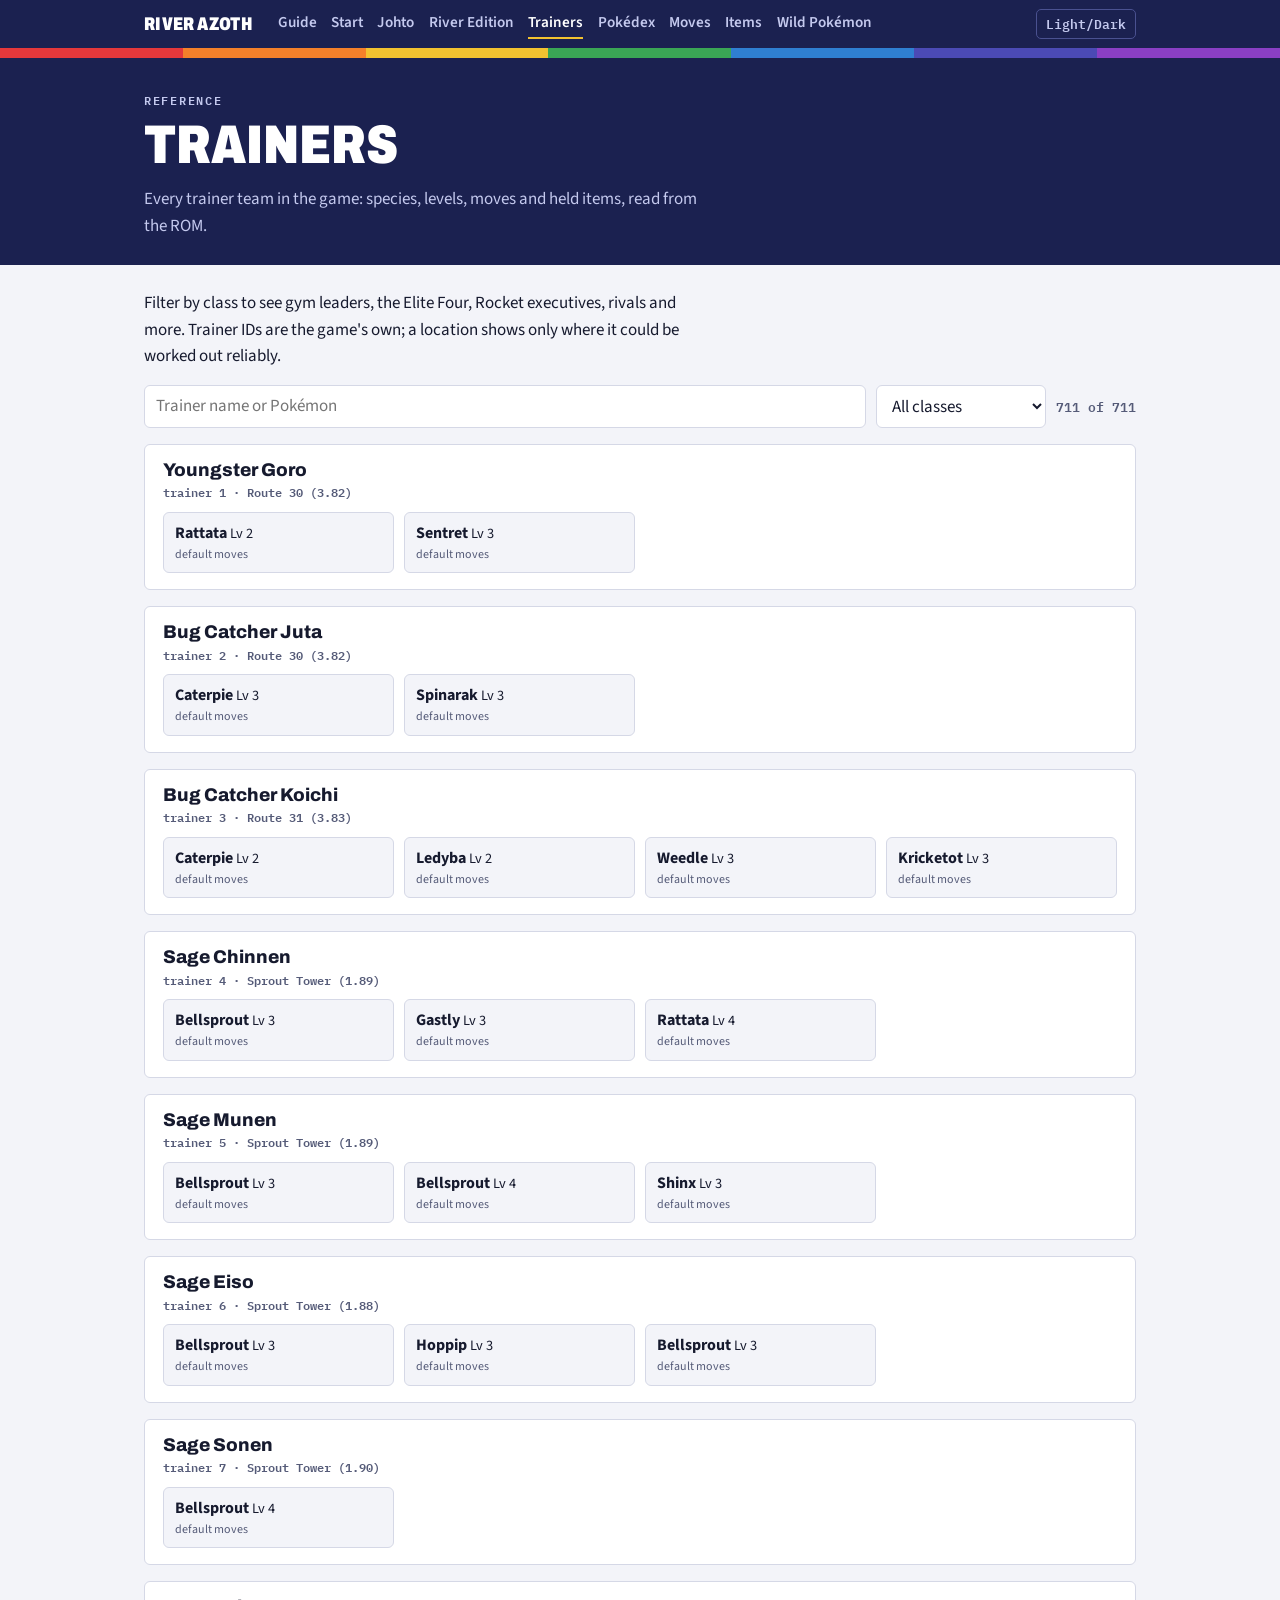
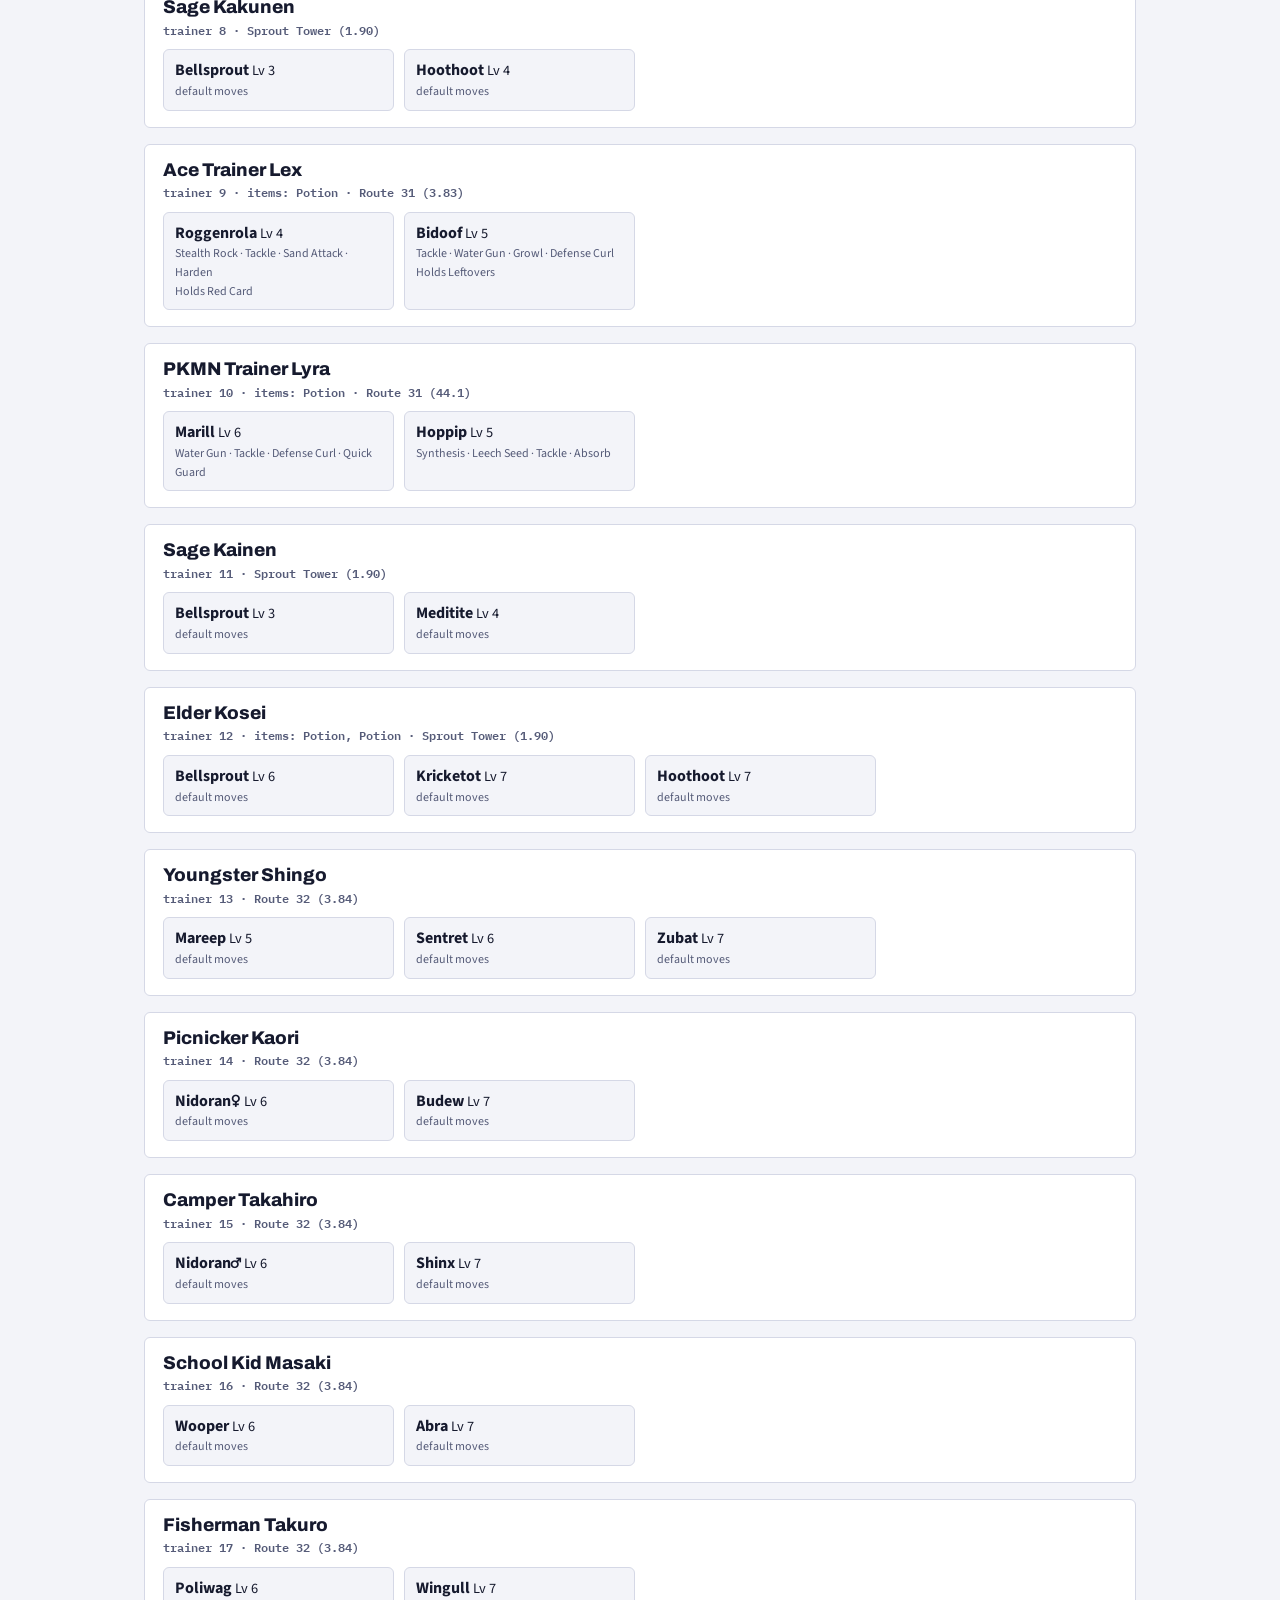
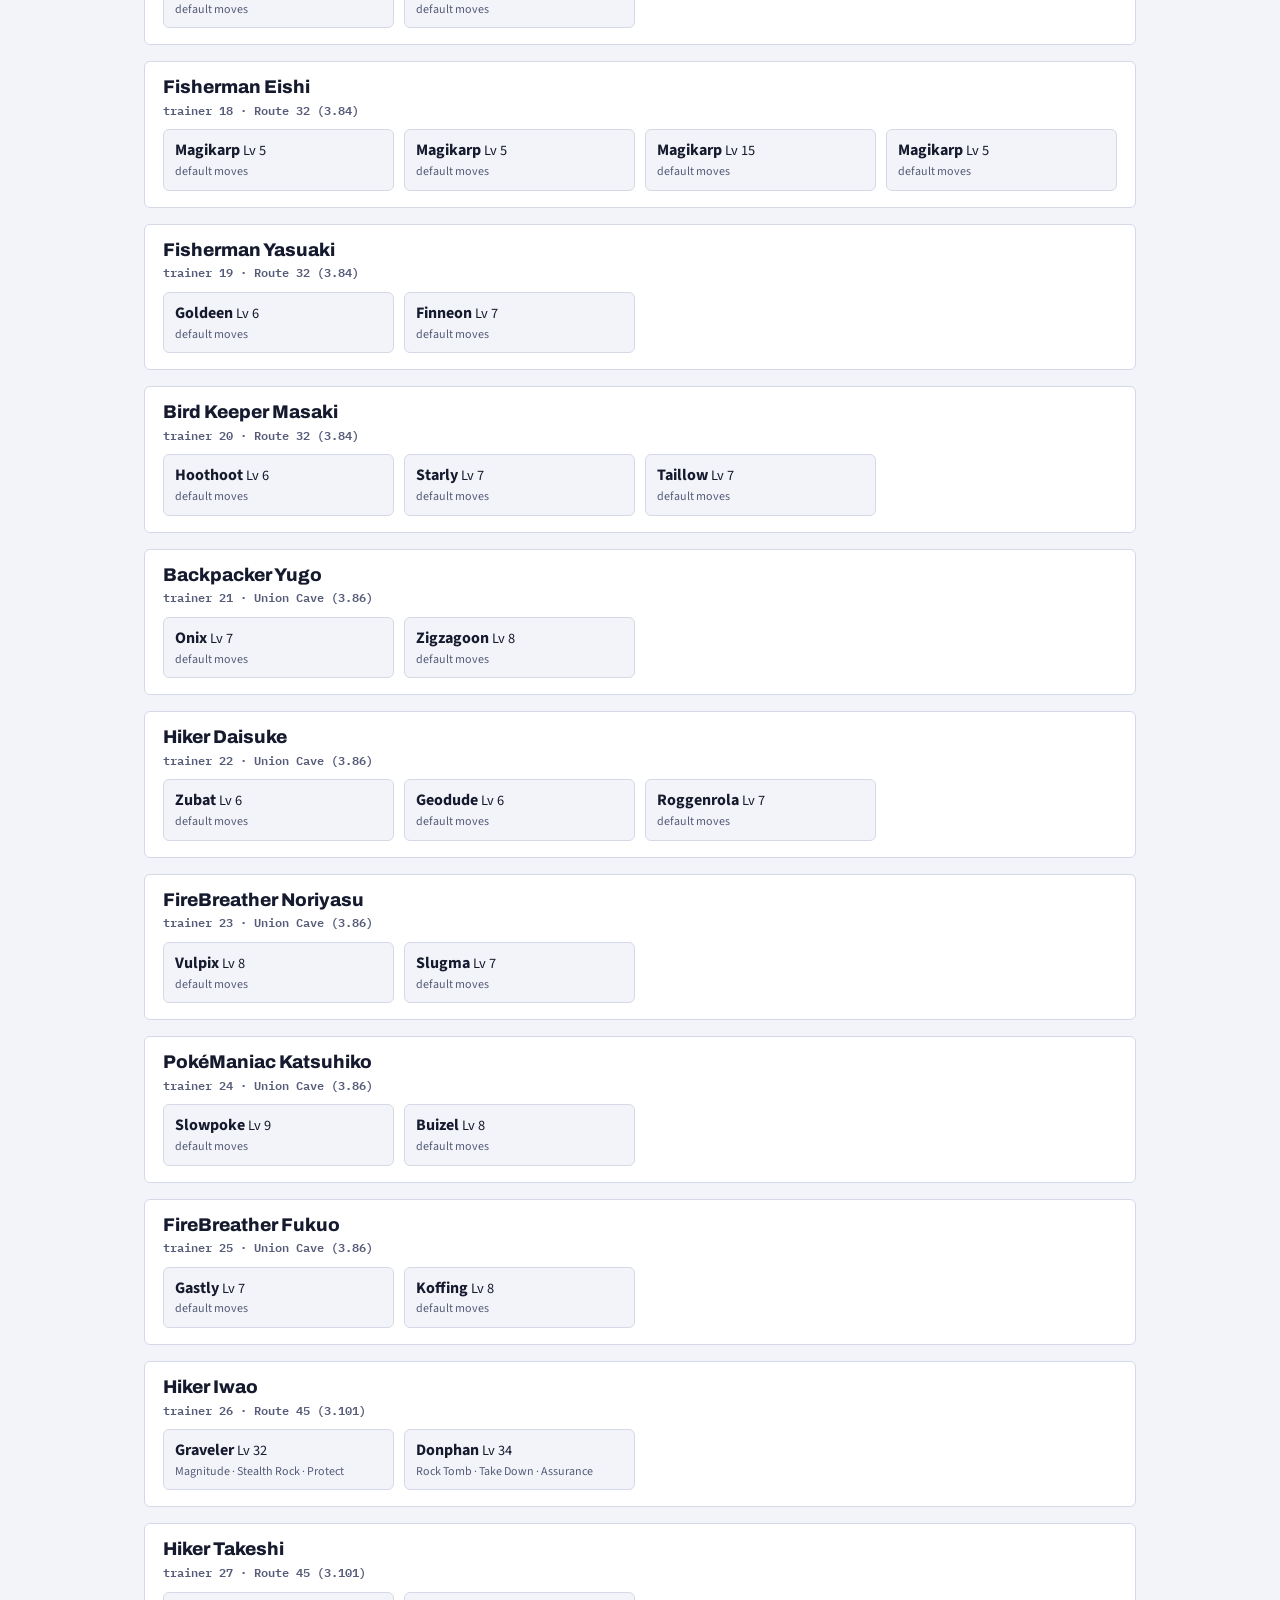
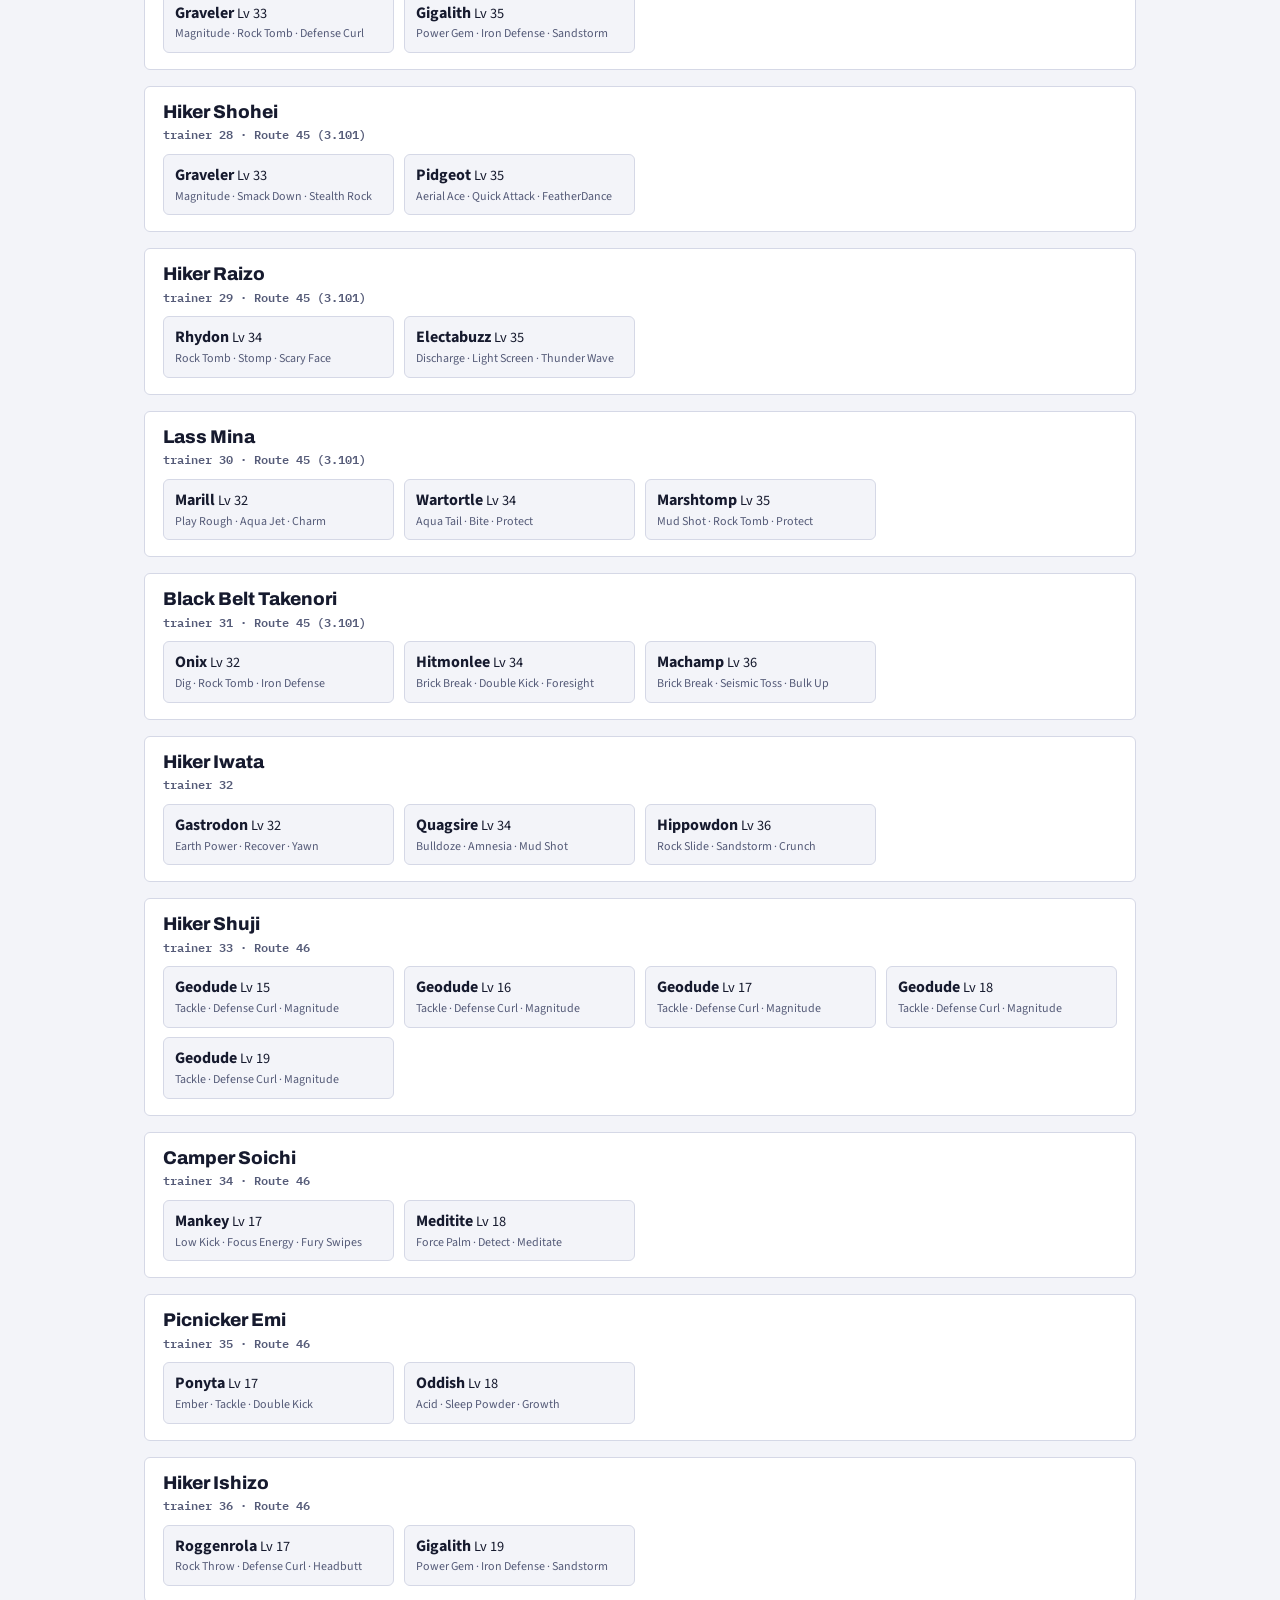
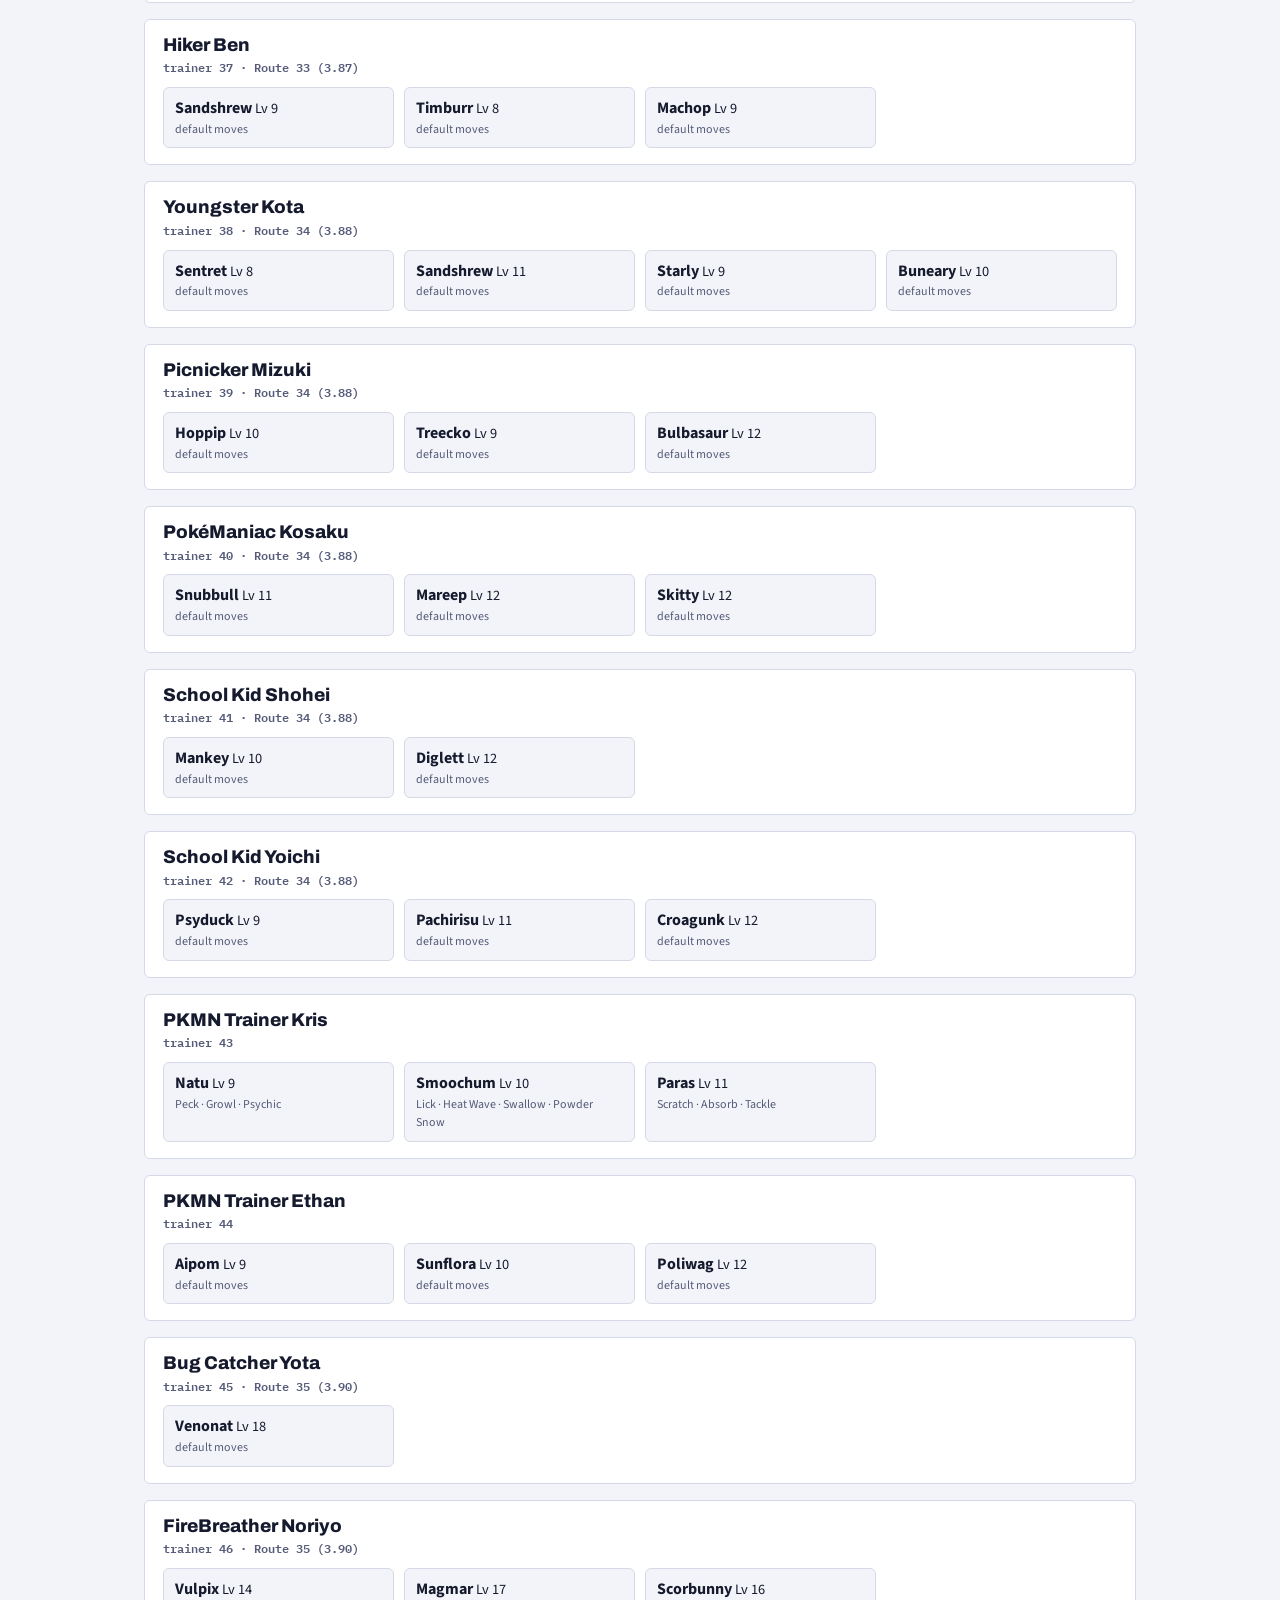
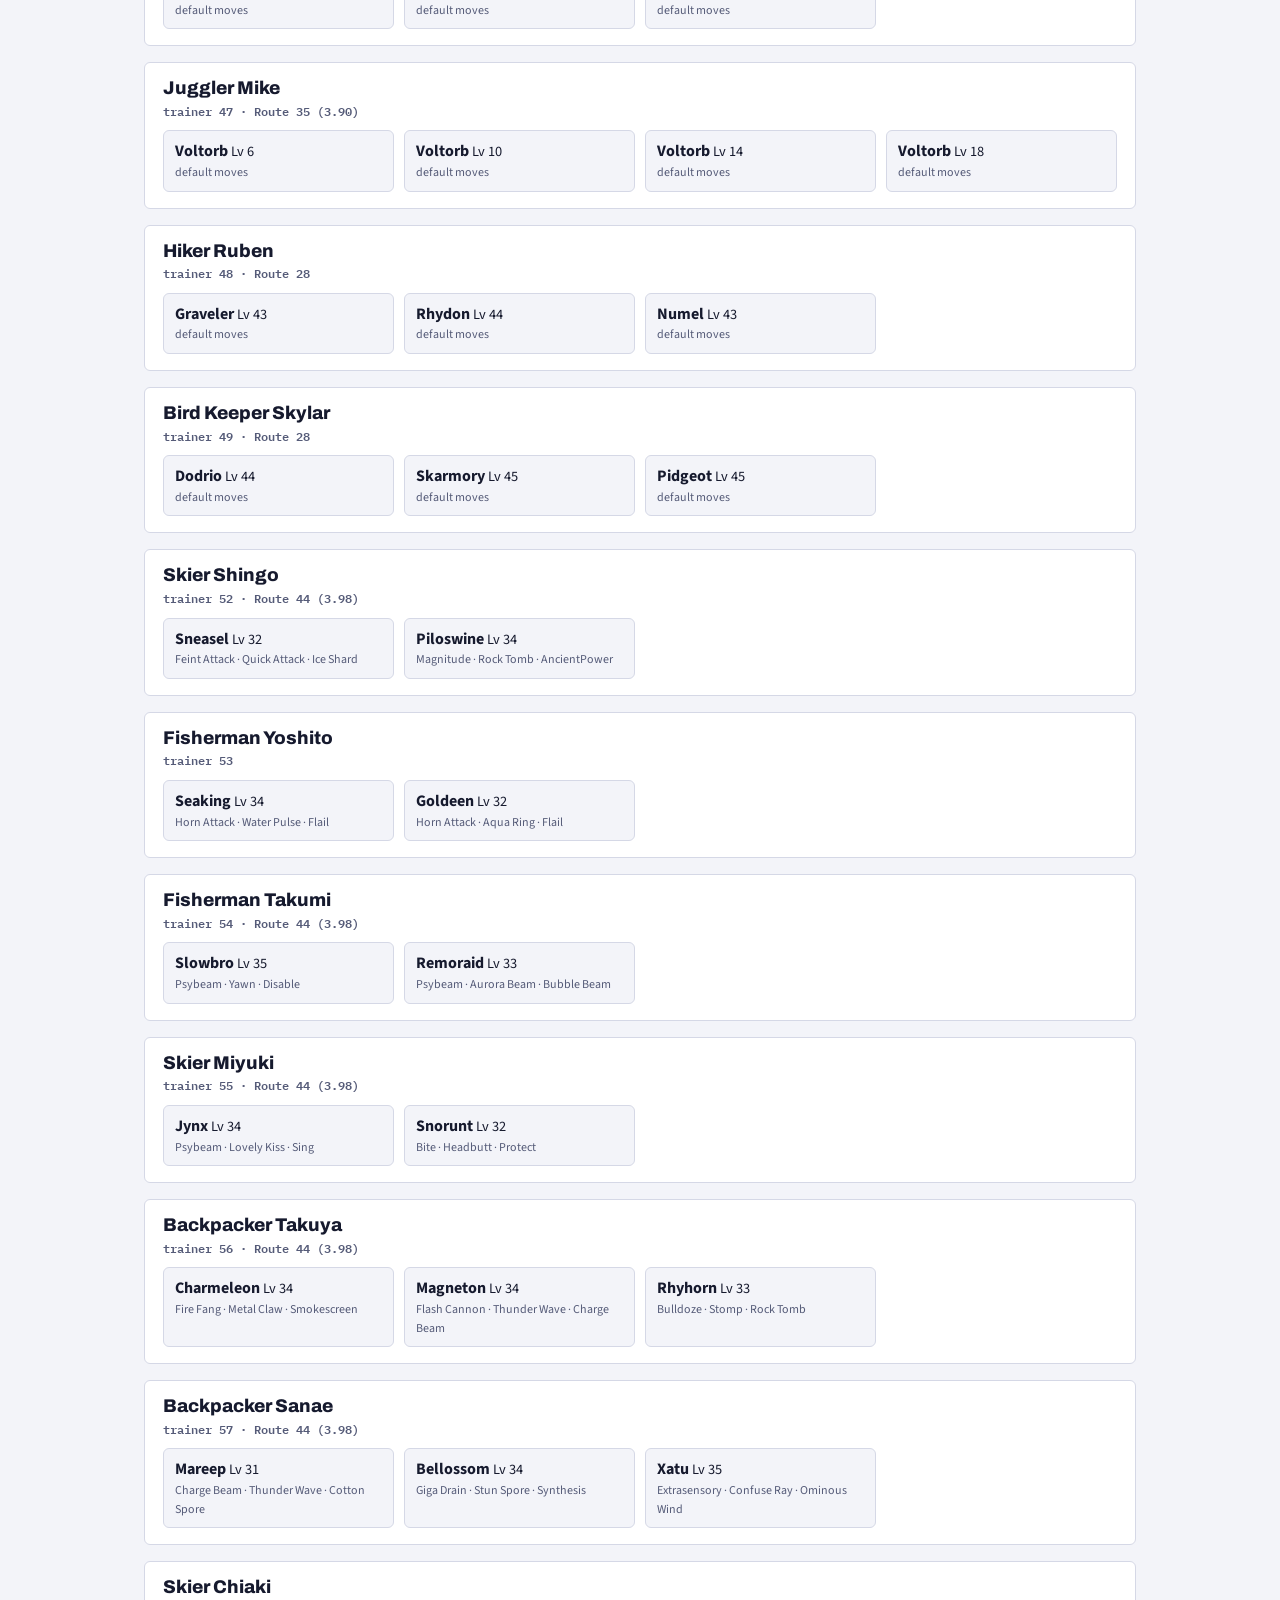
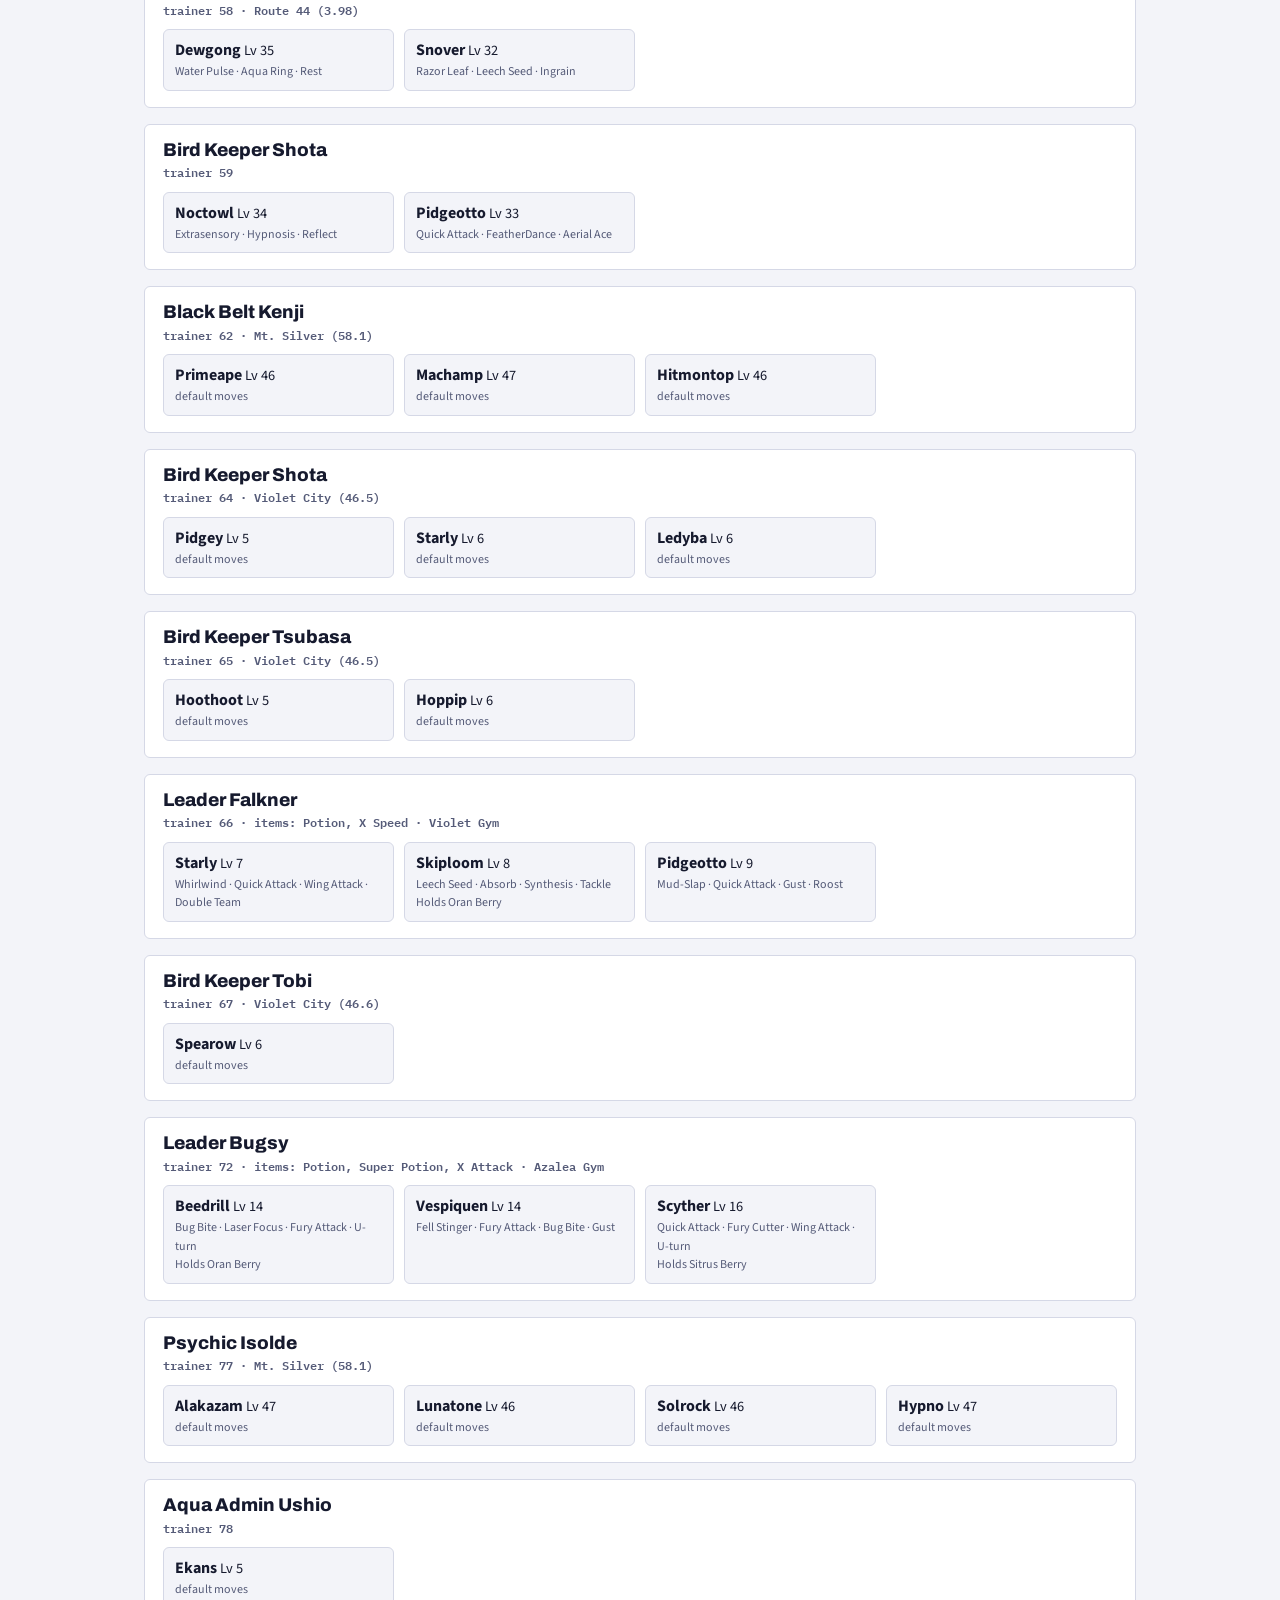
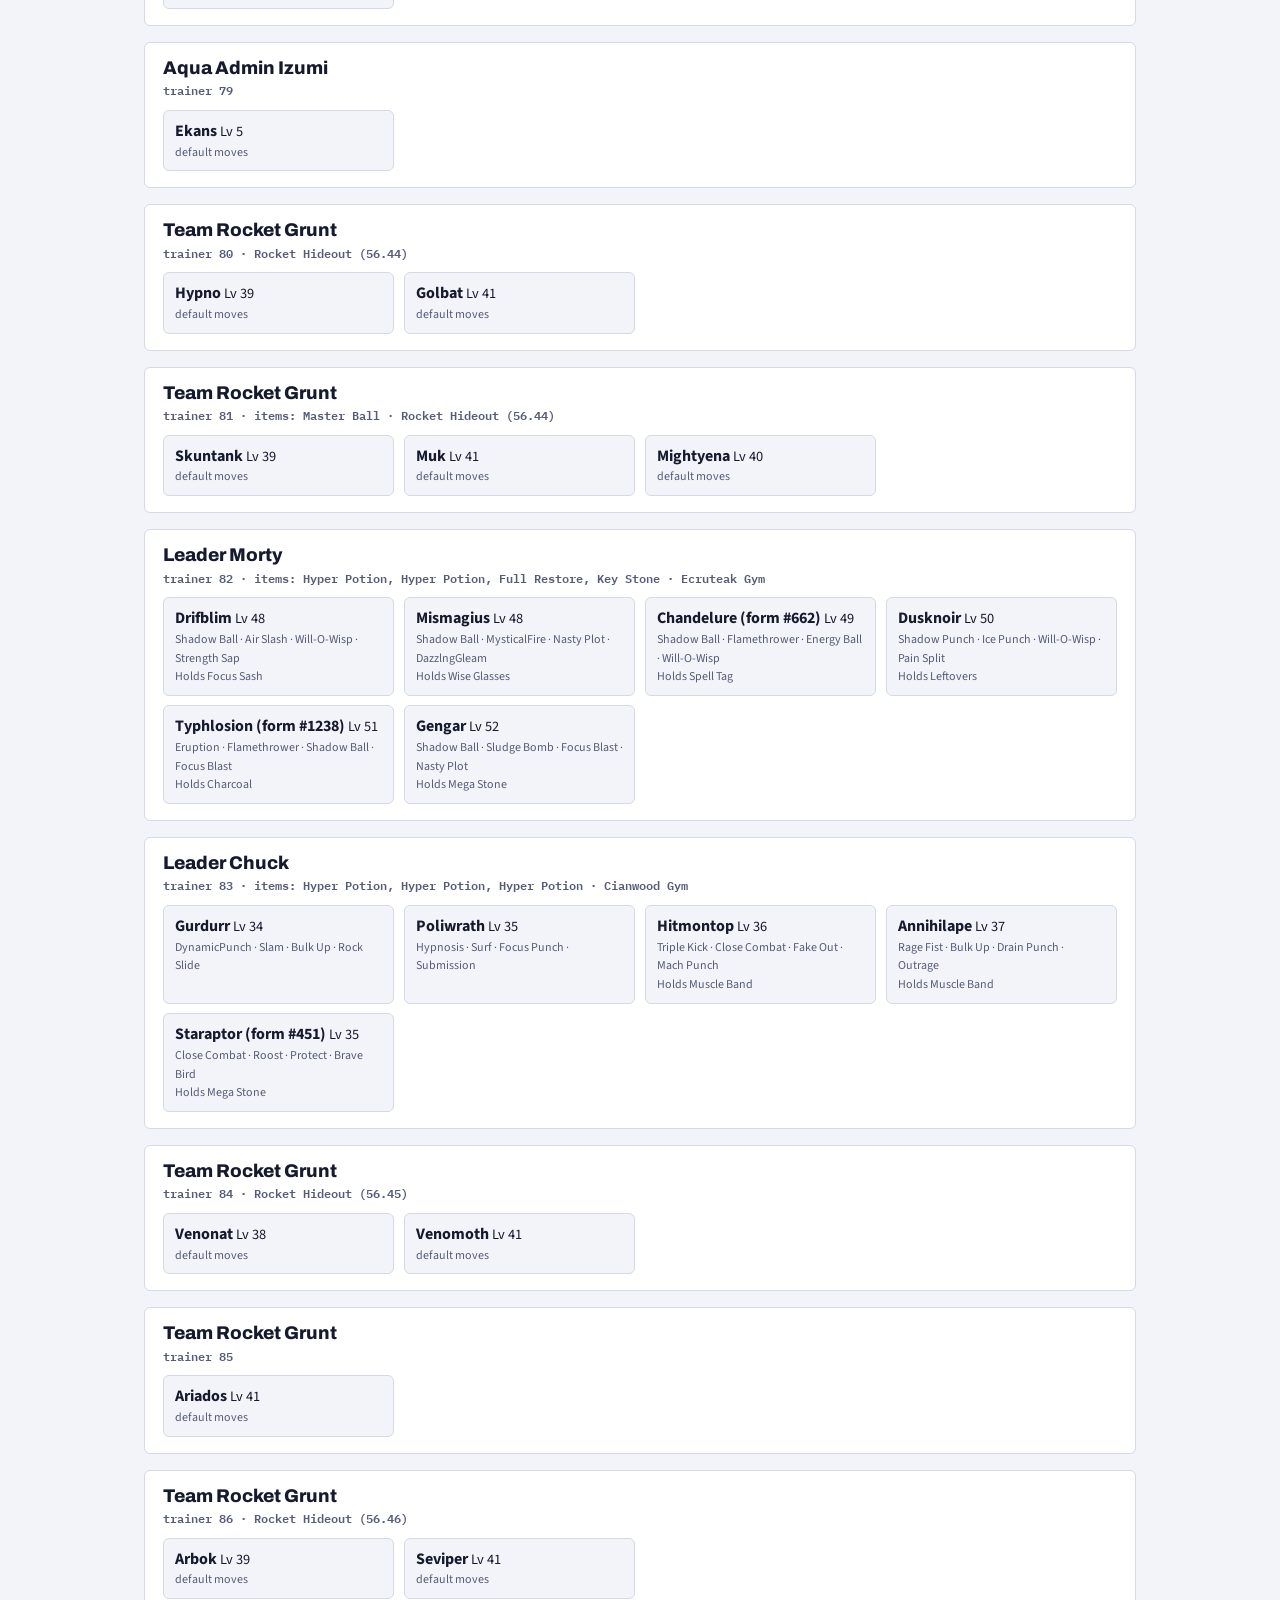
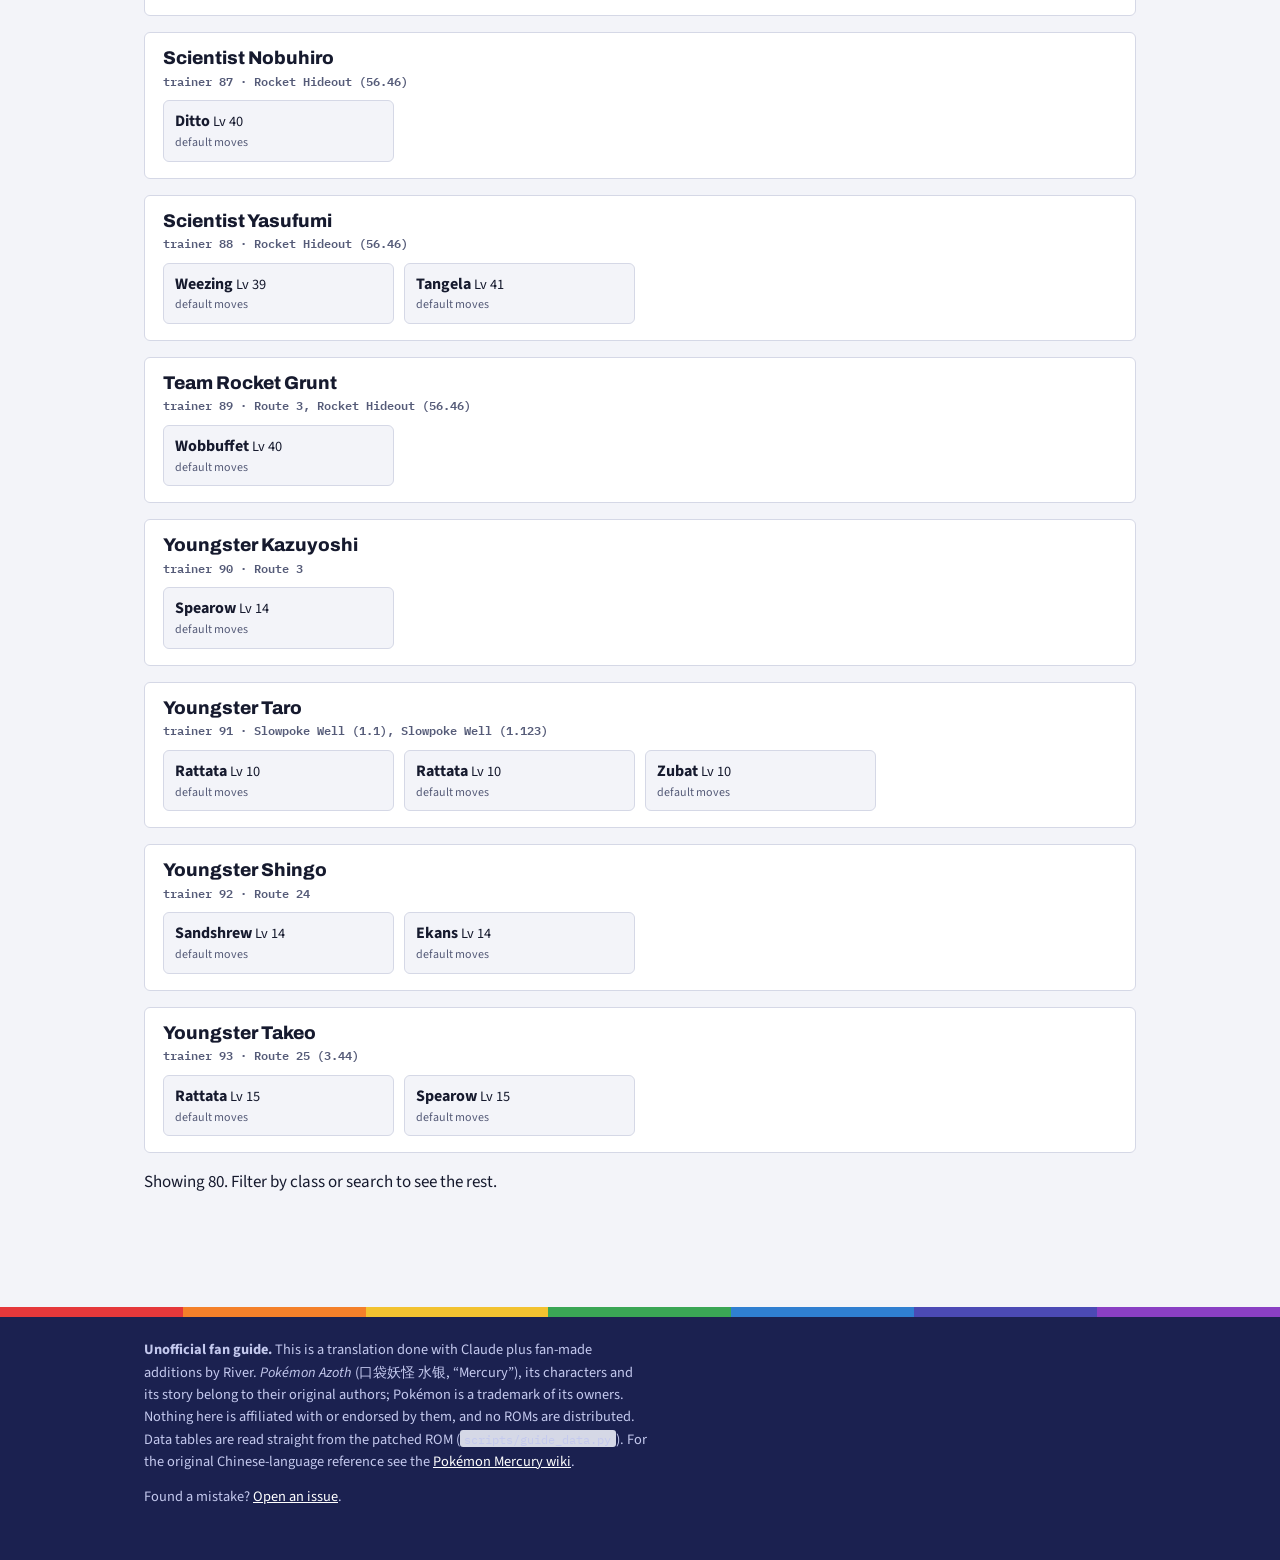
<file: docs/guide/trainers.html>
<!doctype html>
<html lang="en"><head><meta charset="utf-8"><meta name="viewport" content="width=device-width,initial-scale=1,viewport-fit=cover">
<title>Trainers · River Azoth Guide</title>
<meta name="description" content="Every trainer team in the game: species, levels, moves and held items, read from the ROM.">
<link rel="stylesheet" href="guide.css"><script src="guide.js" defer></script></head>
<body data-title="Trainers" data-kicker="Reference" data-lede="Every trainer team in the game: species, levels, moves and held items, read from the ROM." data-view="trainers">
<main class="wrap" id="view">
<p>Filter by class to see gym leaders, the Elite Four, Rocket executives, rivals and more. Trainer IDs are the game's own; a location shows only where it could be worked out reliably.</p>
</main></body></html>
</file>
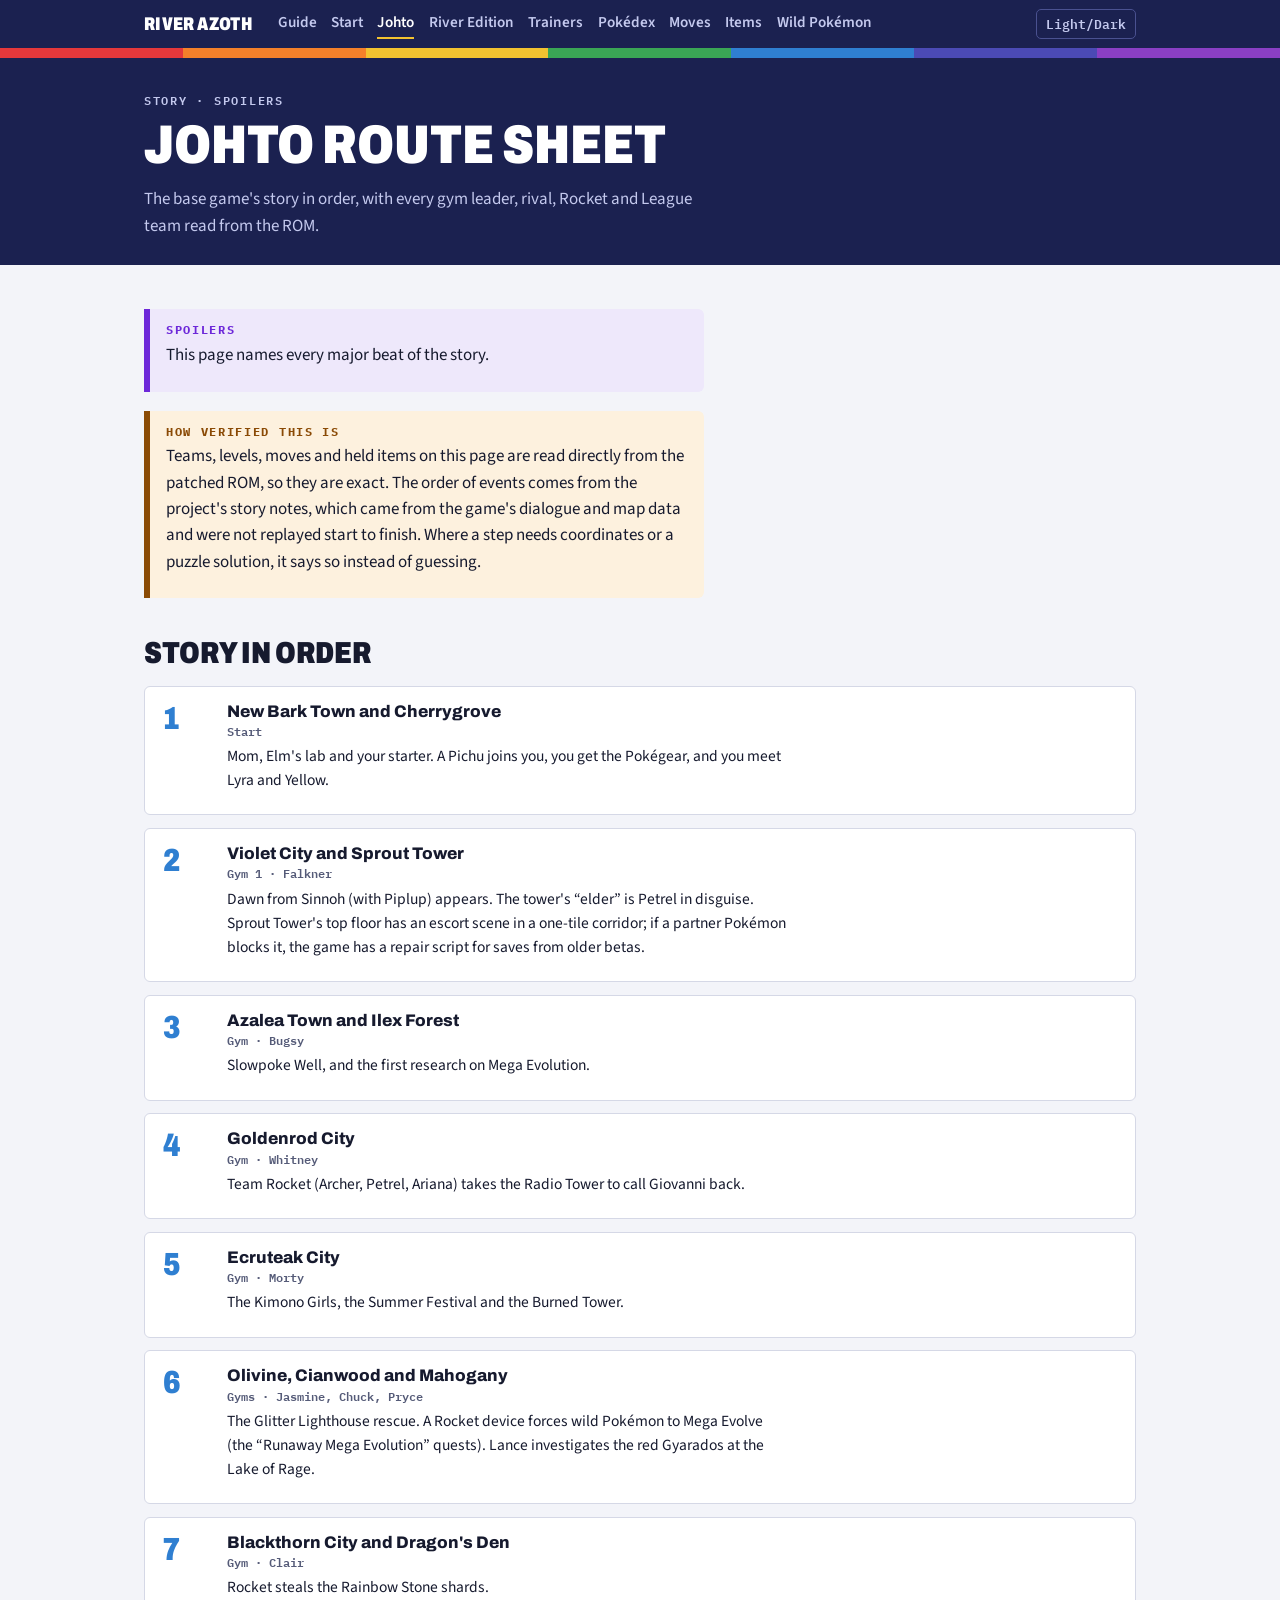
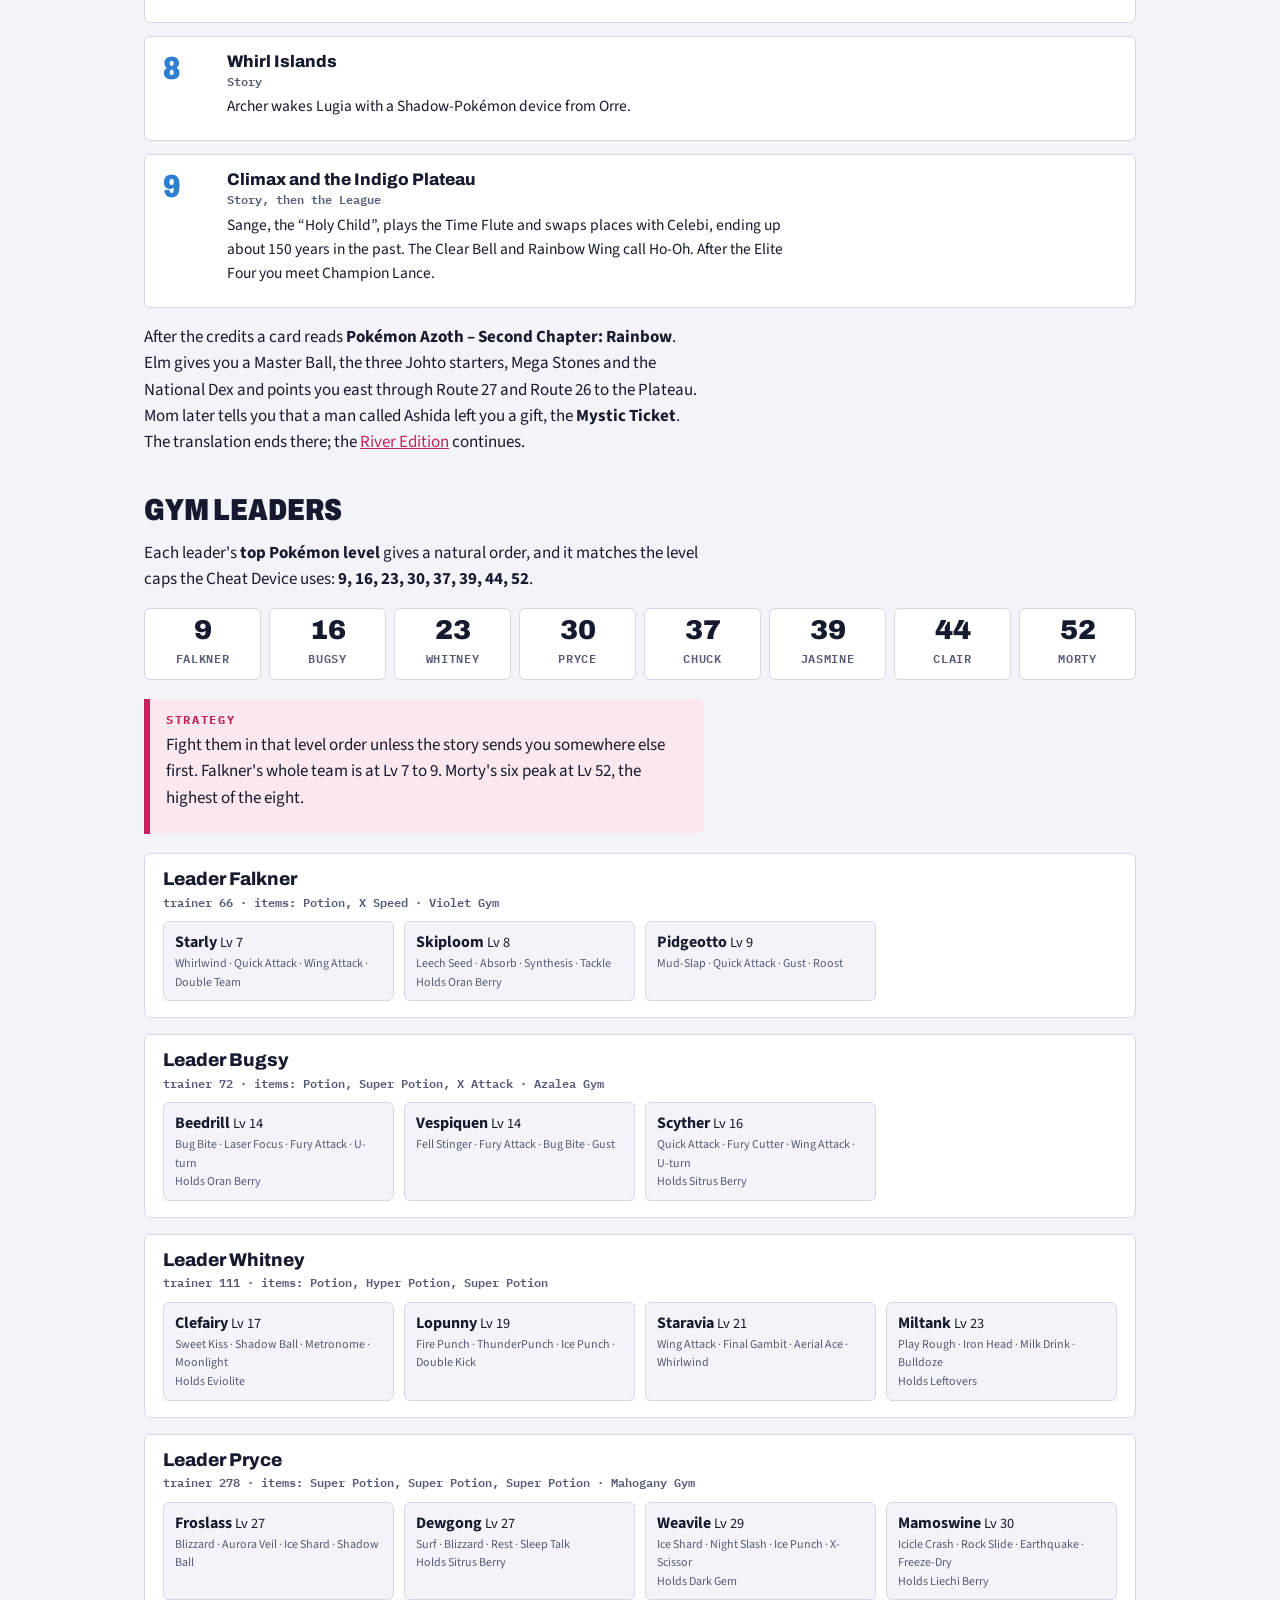
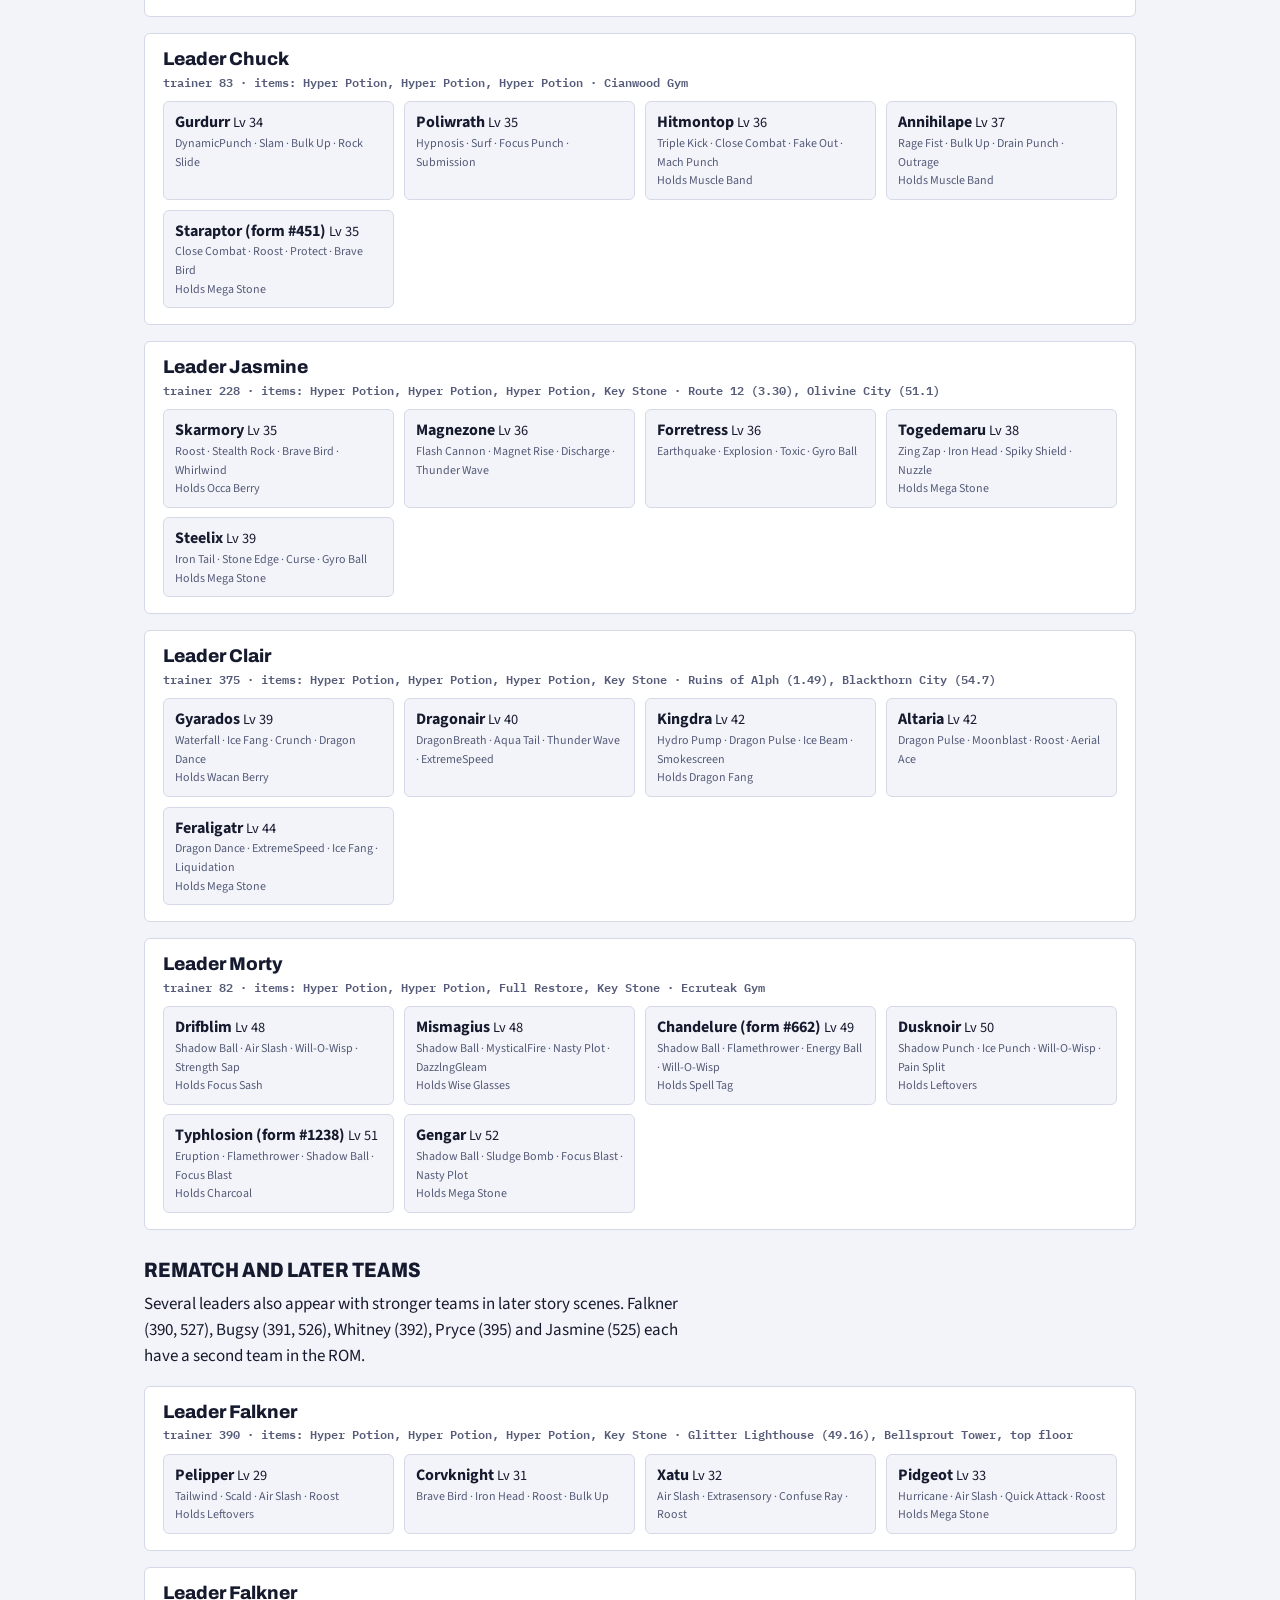
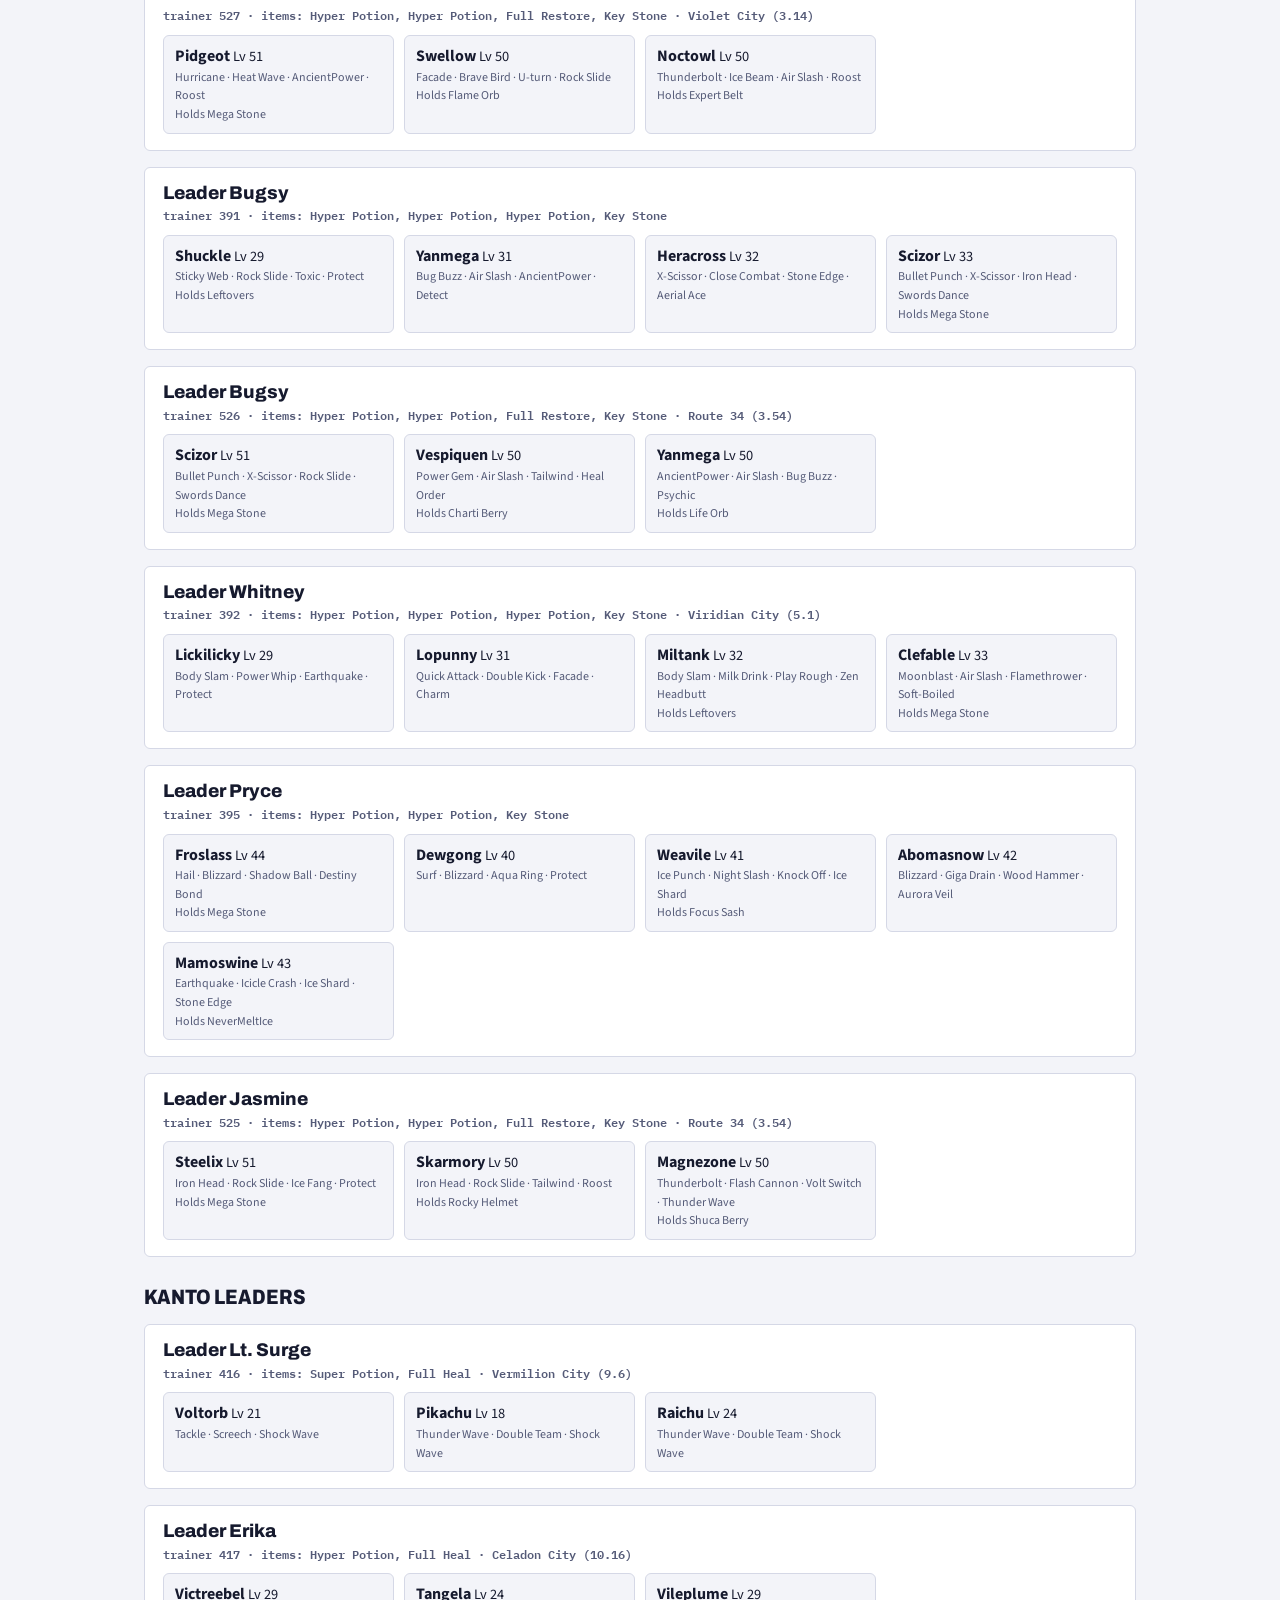
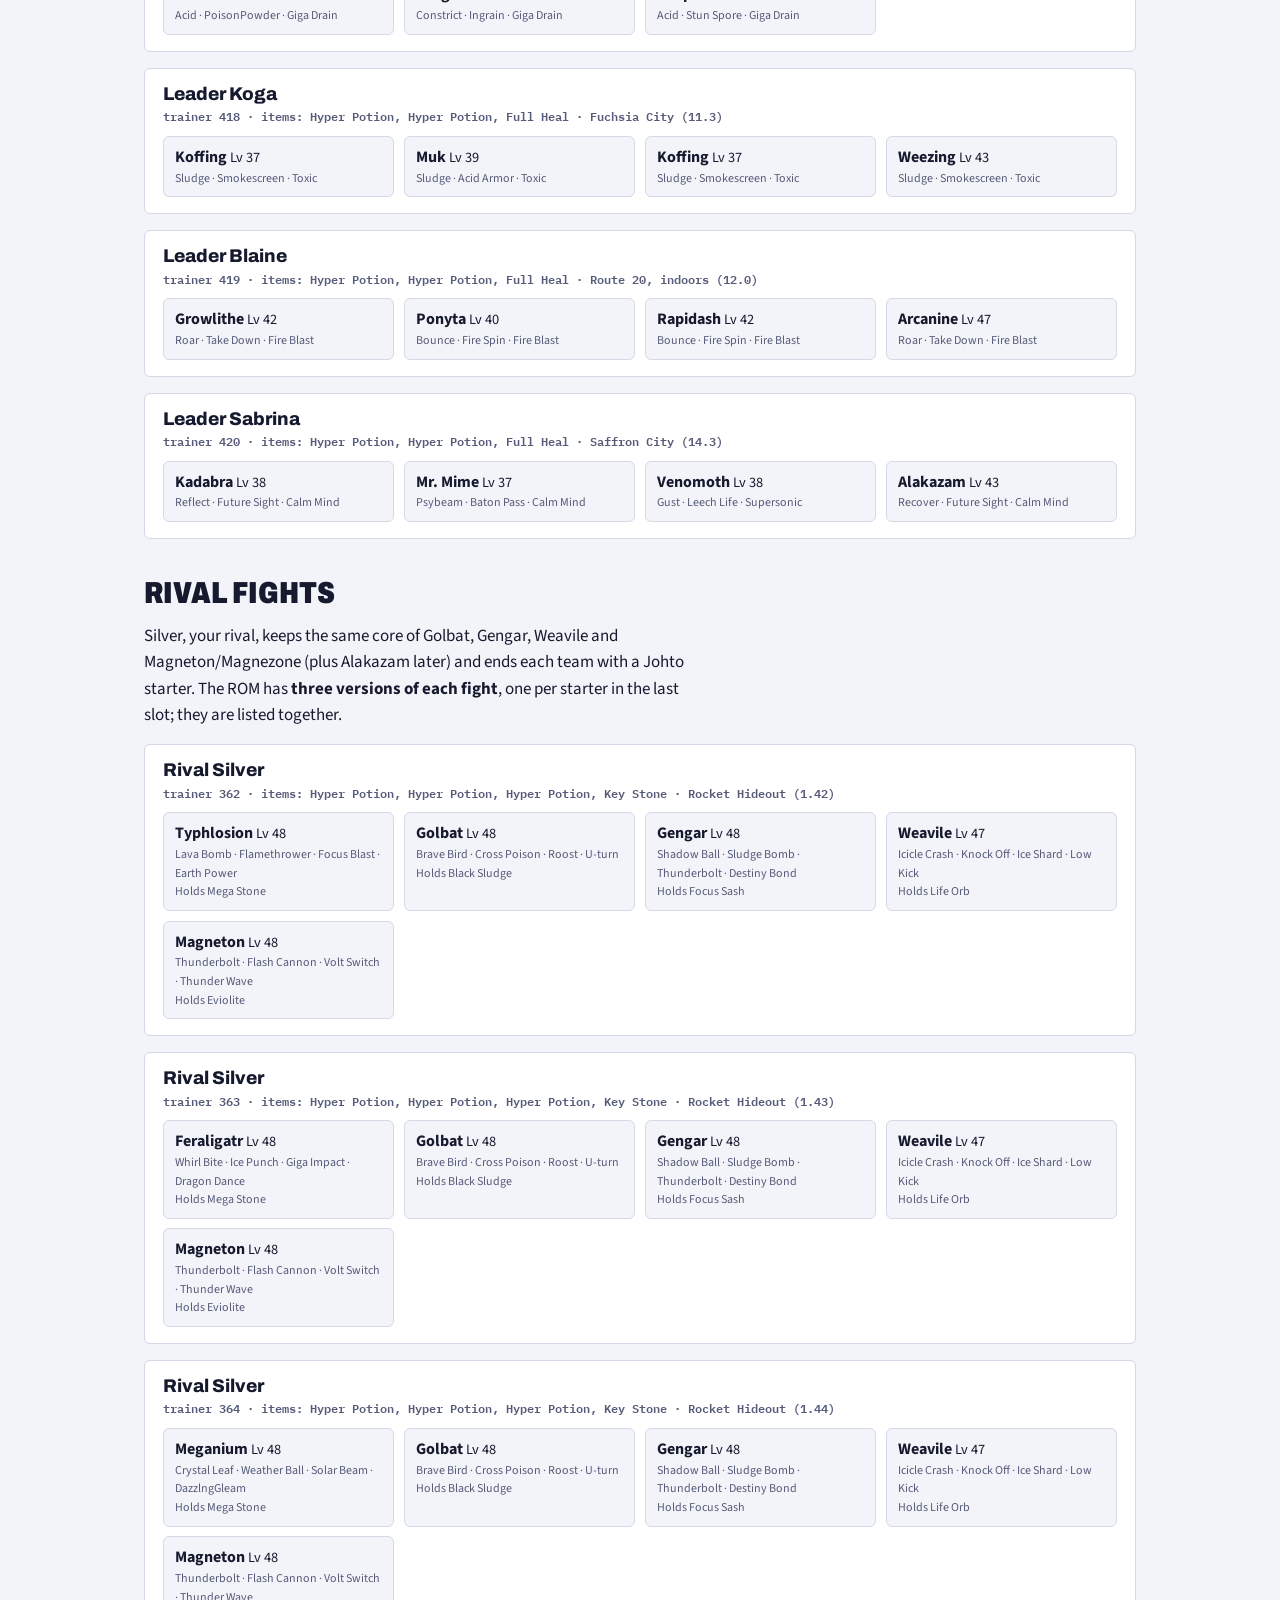
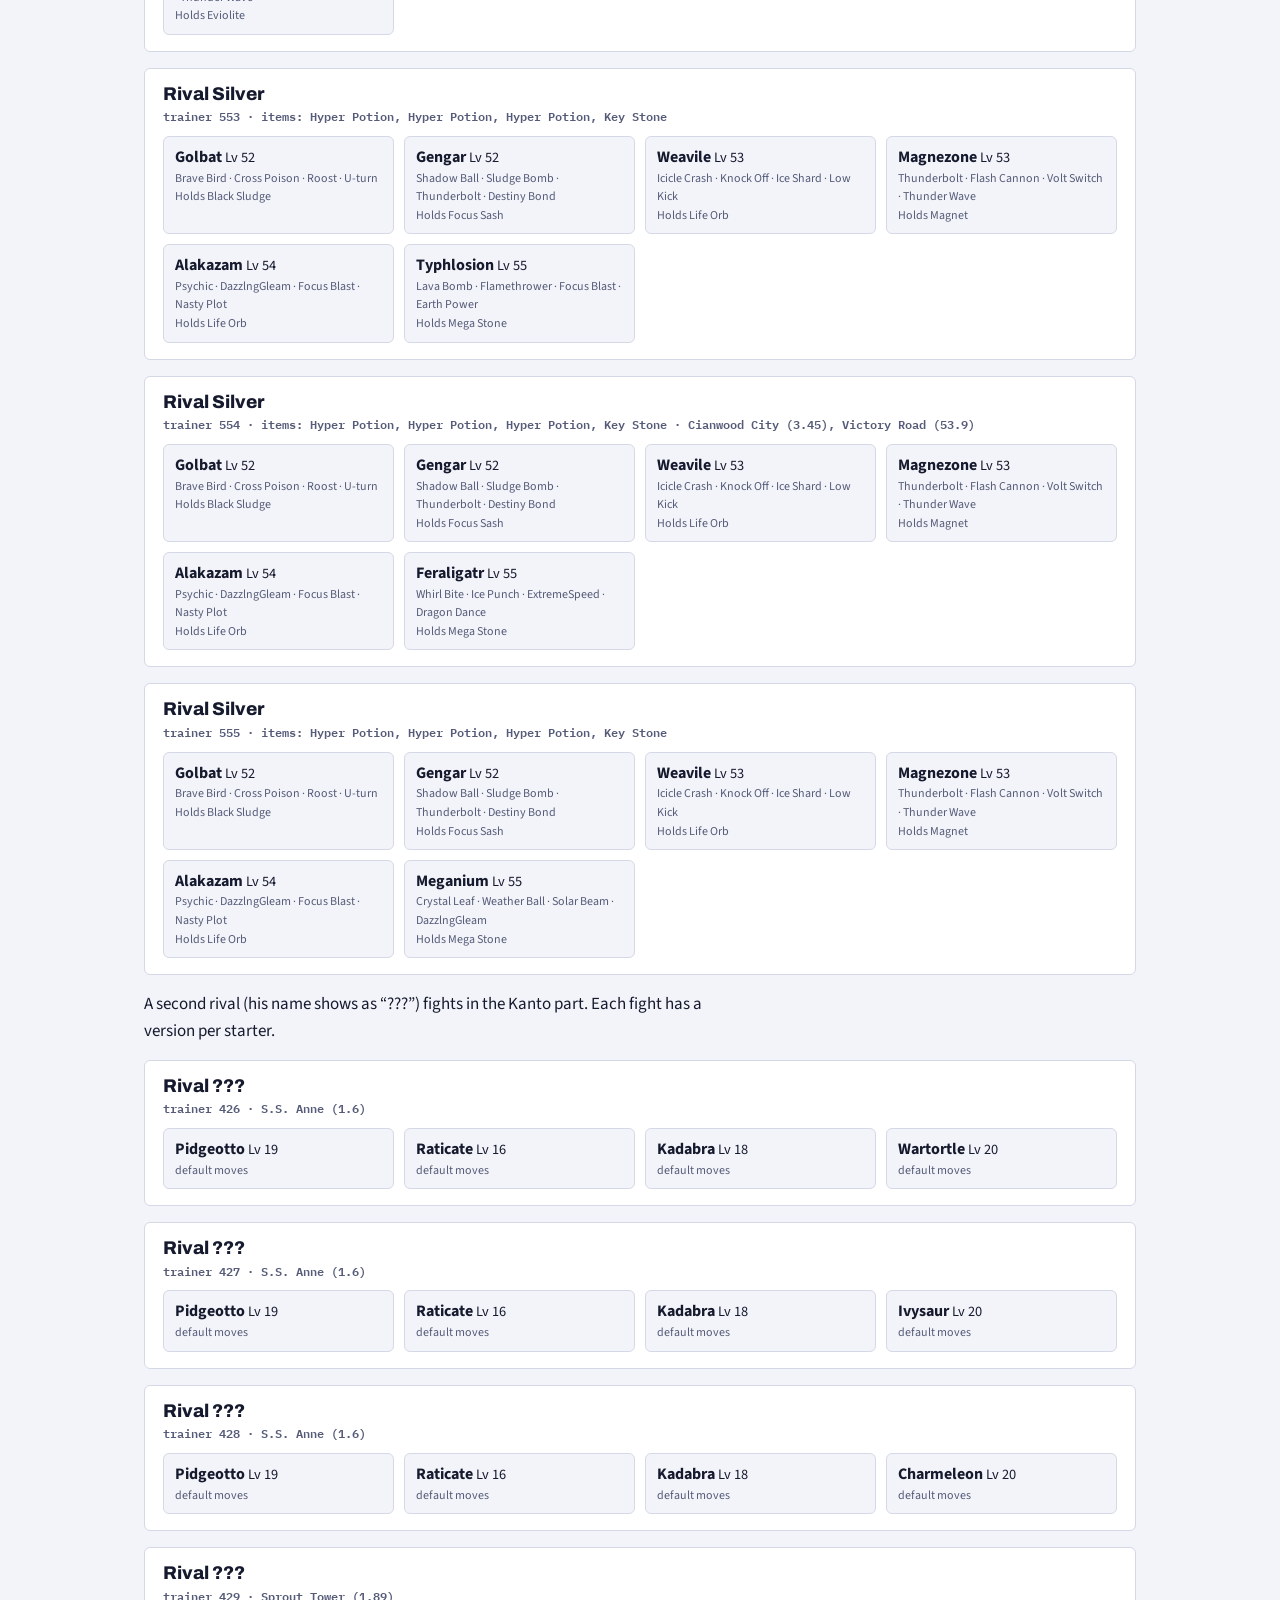
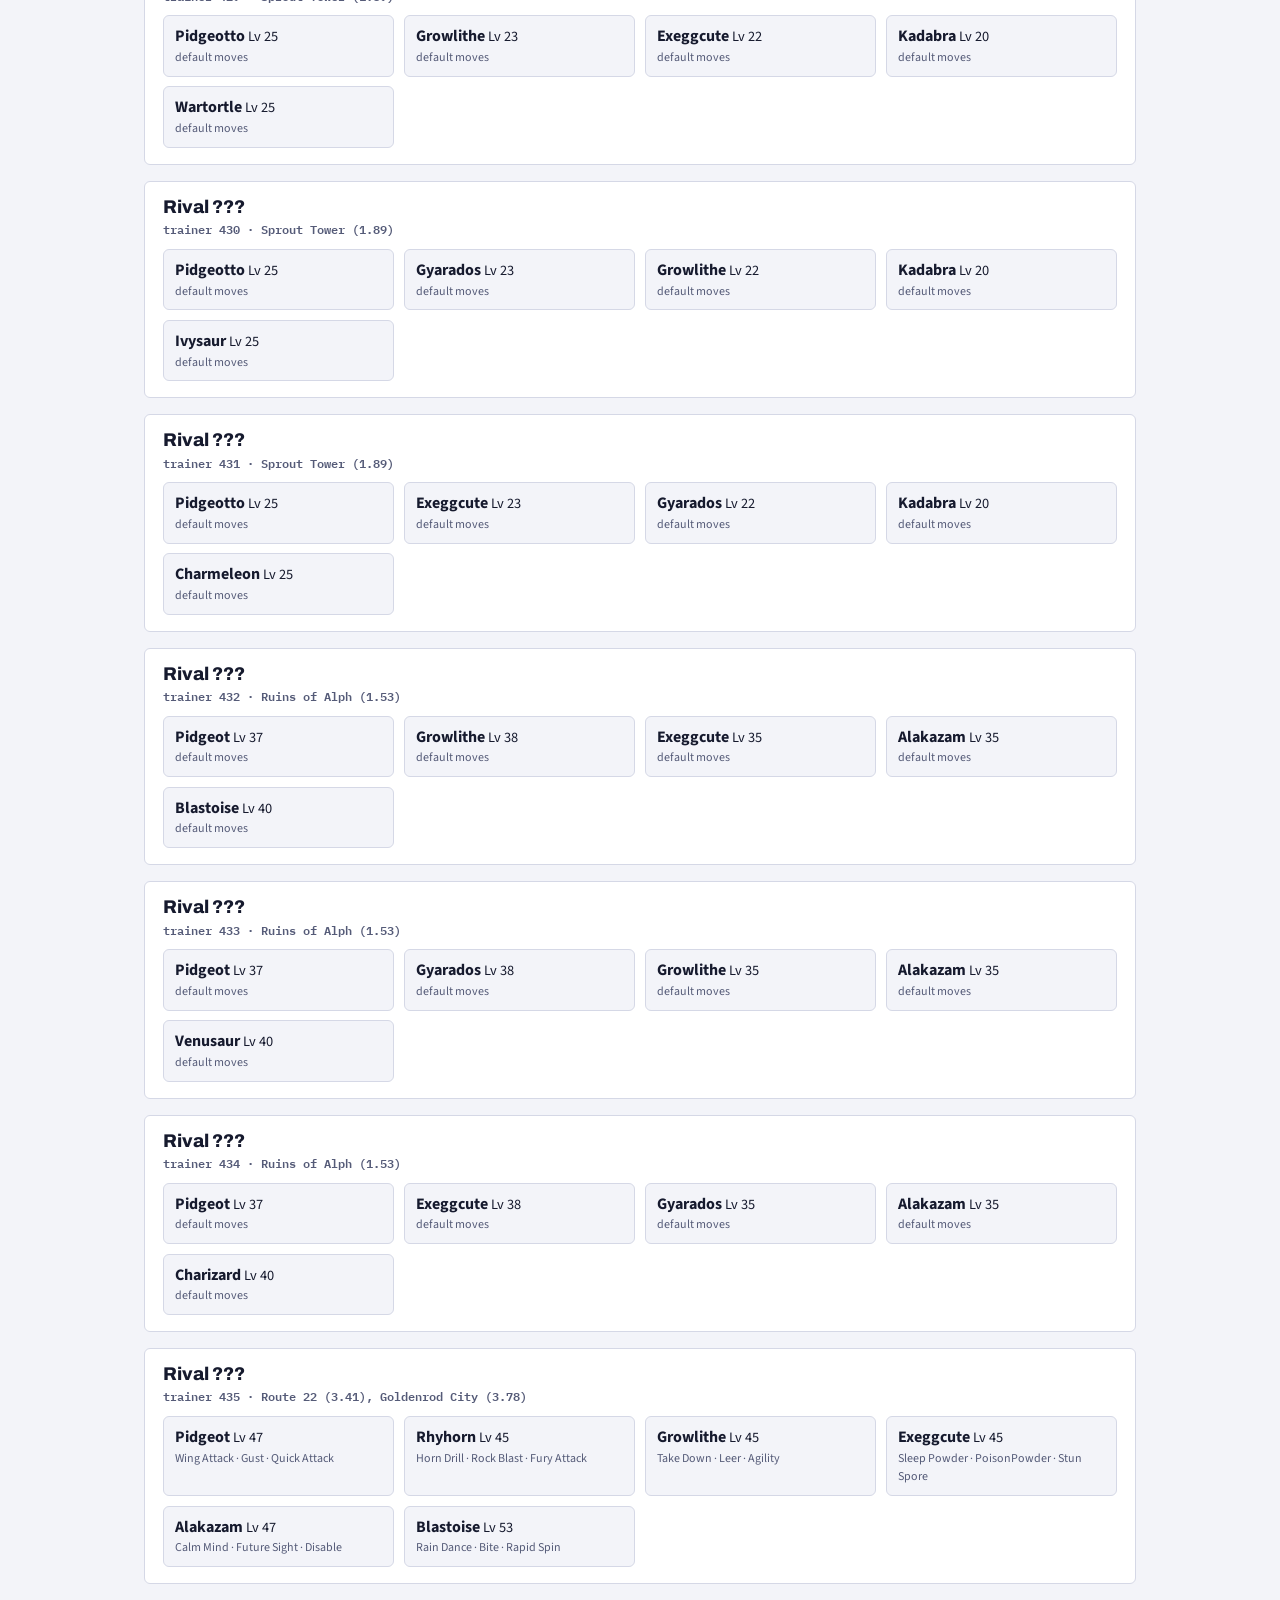
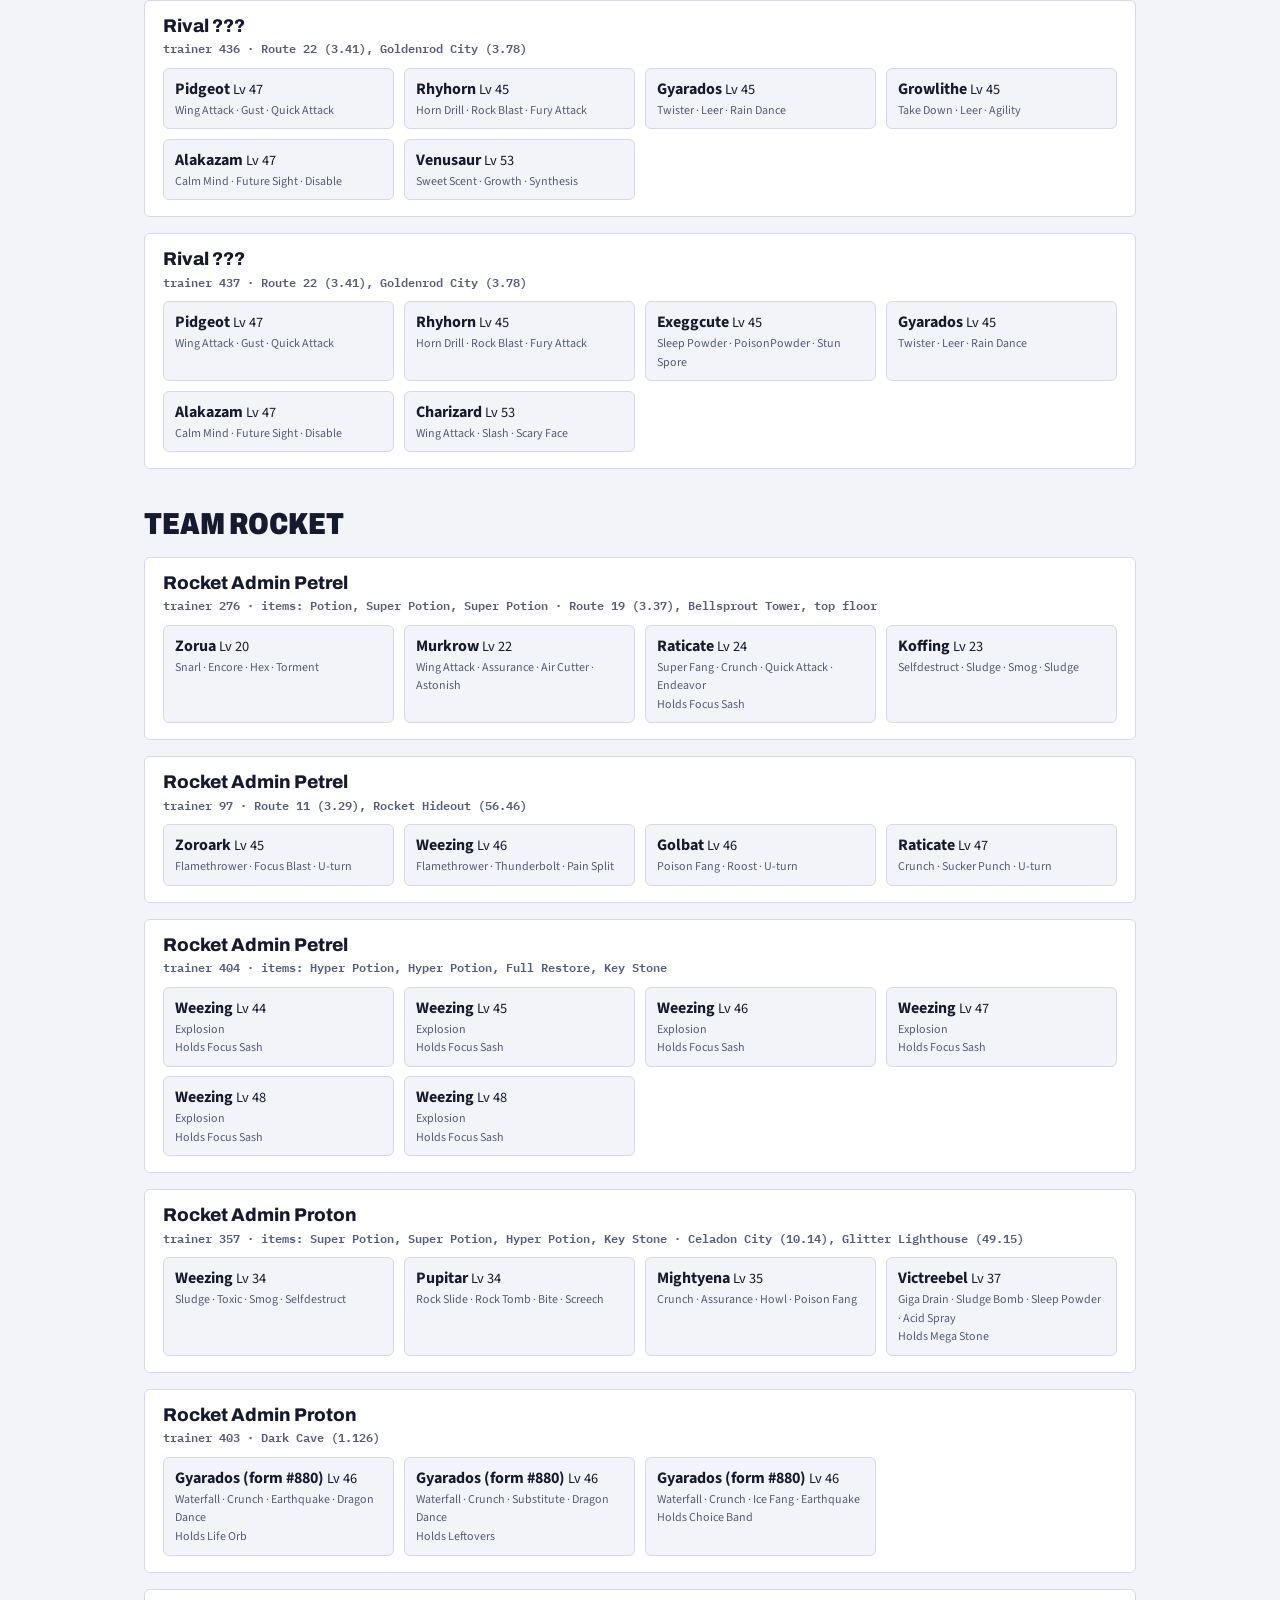
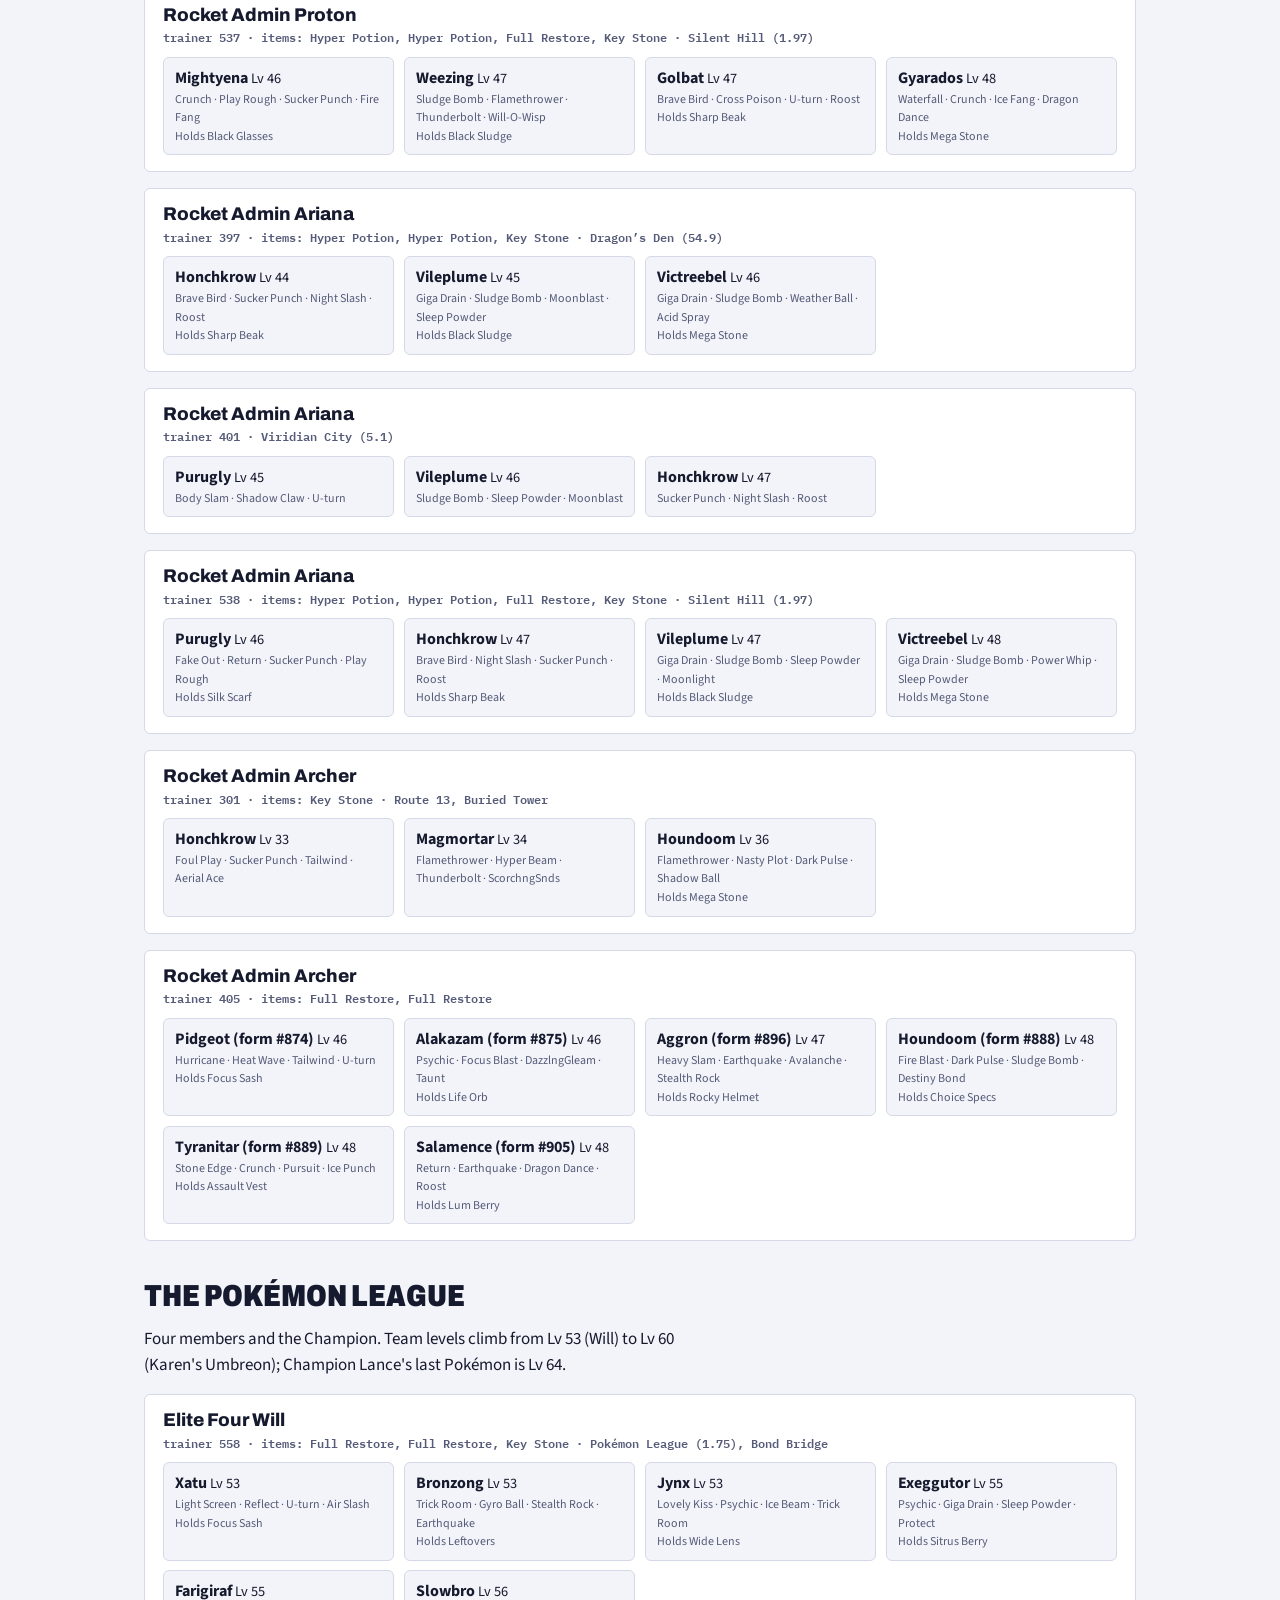
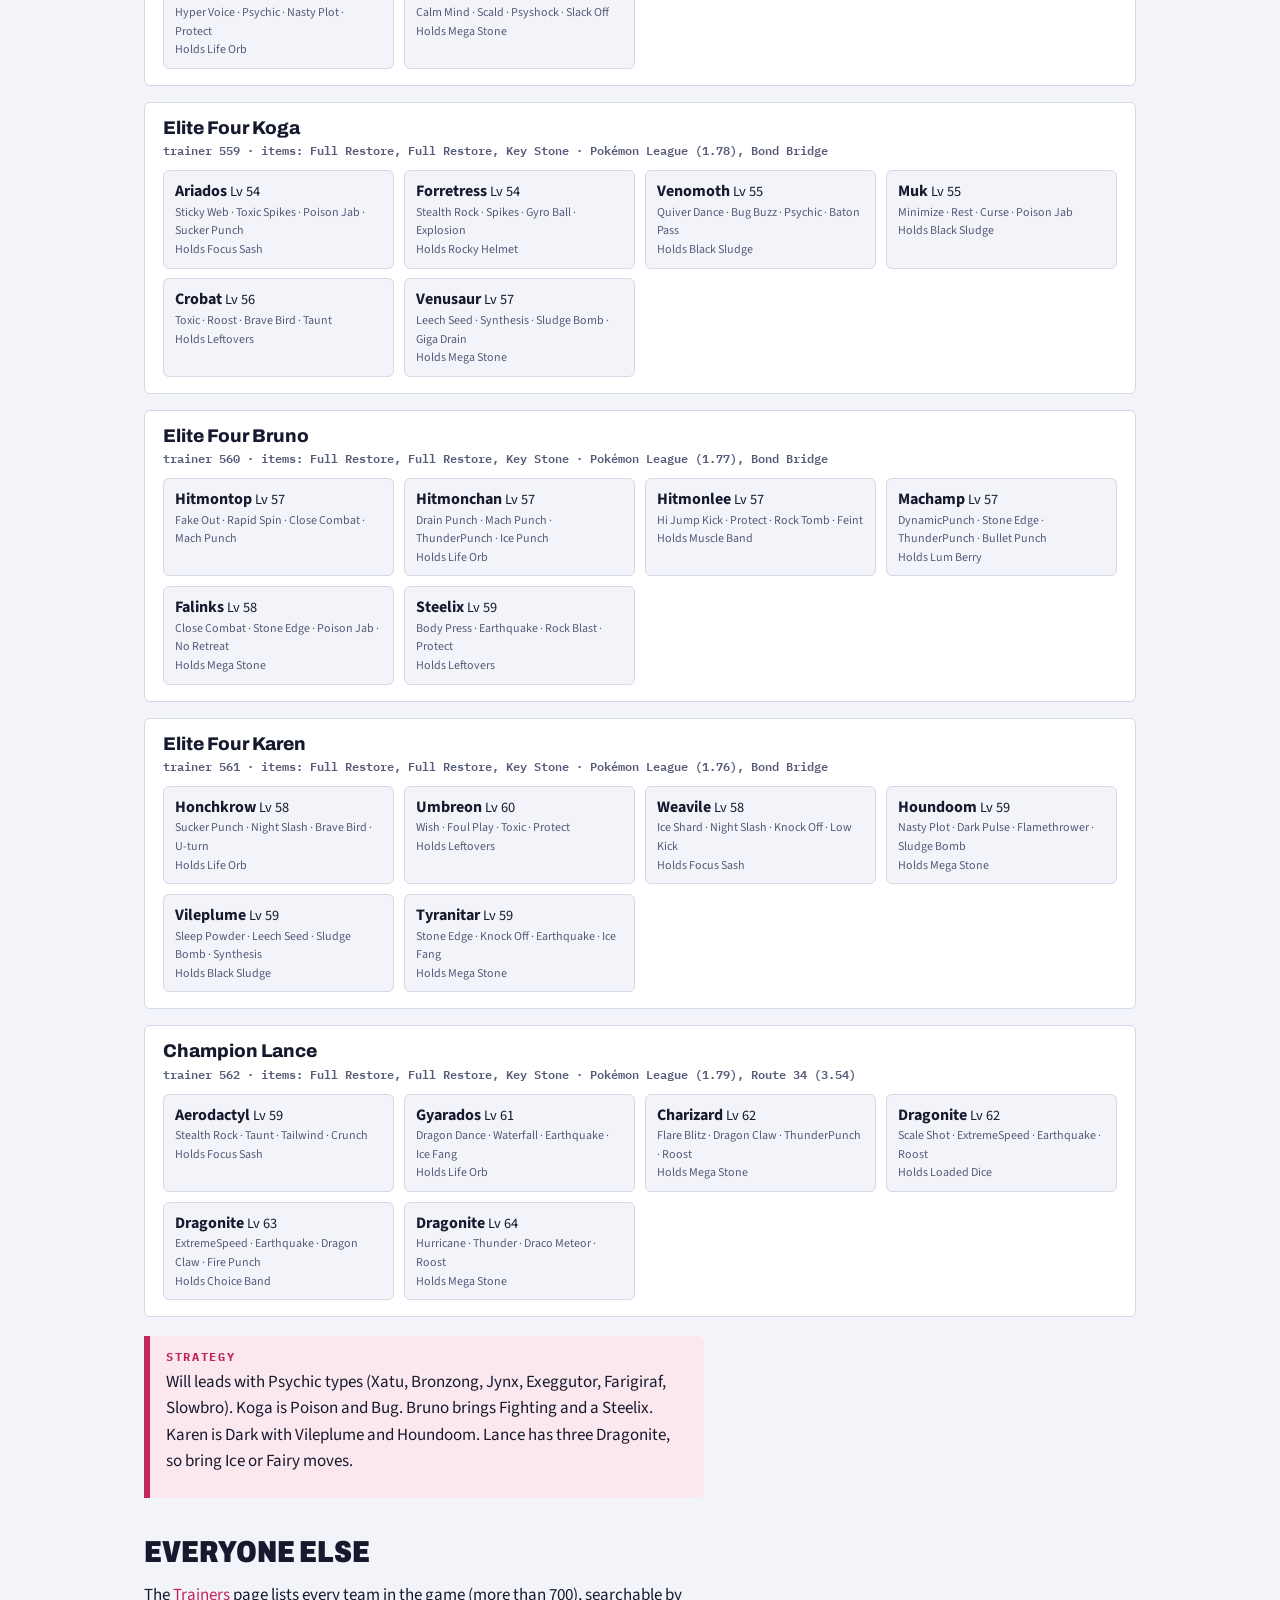
<file: docs/guide/walkthrough.html>
<!doctype html>
<html lang="en"><head><meta charset="utf-8"><meta name="viewport" content="width=device-width,initial-scale=1,viewport-fit=cover">
<title>Johto route sheet · River Azoth Guide</title>
<meta name="description" content="The base game's story in order, with every gym leader, rival, Rocket and League team read from the ROM.">
<link rel="stylesheet" href="guide.css"><script src="guide.js" defer></script></head>
<body data-title="Johto route sheet" data-kicker="Story · Spoilers" data-lede="The base game's story in order, with every gym leader, rival, Rocket and League team read from the ROM.">
<main class="wrap">
<div class="box spoil"><b class="lab">Spoilers</b><p>This page names every major beat of the story.</p></div>
<div class="box warn"><b class="lab">How verified this is</b><p>Teams, levels, moves and held items on this page are read directly from the patched ROM, so they are exact. The order of events comes from the project's story notes, which came from the game's dialogue and map data and were not replayed start to finish. Where a step needs coordinates or a puzzle solution, it says so instead of guessing.</p></div>

<h2>Story in order</h2>
<ol class="steps">
<li><span class="no">1</span><div><h4>New Bark Town and Cherrygrove</h4><div class="meta">Start</div><p>Mom, Elm's lab and your starter. A Pichu joins you, you get the Pokégear, and you meet Lyra and Yellow.</p></div></li>
<li><span class="no">2</span><div><h4>Violet City and Sprout Tower</h4><div class="meta">Gym 1 · Falkner</div><p>Dawn from Sinnoh (with Piplup) appears. The tower's &ldquo;elder&rdquo; is Petrel in disguise. Sprout Tower's top floor has an escort scene in a one-tile corridor; if a partner Pokémon blocks it, the game has a repair script for saves from older betas.</p></div></li>
<li><span class="no">3</span><div><h4>Azalea Town and Ilex Forest</h4><div class="meta">Gym · Bugsy</div><p>Slowpoke Well, and the first research on Mega Evolution.</p></div></li>
<li><span class="no">4</span><div><h4>Goldenrod City</h4><div class="meta">Gym · Whitney</div><p>Team Rocket (Archer, Petrel, Ariana) takes the Radio Tower to call Giovanni back.</p></div></li>
<li><span class="no">5</span><div><h4>Ecruteak City</h4><div class="meta">Gym · Morty</div><p>The Kimono Girls, the Summer Festival and the Burned Tower.</p></div></li>
<li><span class="no">6</span><div><h4>Olivine, Cianwood and Mahogany</h4><div class="meta">Gyms · Jasmine, Chuck, Pryce</div><p>The Glitter Lighthouse rescue. A Rocket device forces wild Pokémon to Mega Evolve (the &ldquo;Runaway Mega Evolution&rdquo; quests). Lance investigates the red Gyarados at the Lake of Rage.</p></div></li>
<li><span class="no">7</span><div><h4>Blackthorn City and Dragon's Den</h4><div class="meta">Gym · Clair</div><p>Rocket steals the Rainbow Stone shards.</p></div></li>
<li><span class="no">8</span><div><h4>Whirl Islands</h4><div class="meta">Story</div><p>Archer wakes Lugia with a Shadow-Pokémon device from Orre.</p></div></li>
<li><span class="no">9</span><div><h4>Climax and the Indigo Plateau</h4><div class="meta">Story, then the League</div><p>Sange, the &ldquo;Holy Child&rdquo;, plays the Time Flute and swaps places with Celebi, ending up about 150 years in the past. The Clear Bell and Rainbow Wing call Ho-Oh. After the Elite Four you meet Champion Lance.</p></div></li></ol>
<p>After the credits a card reads <b>Pokémon Azoth – Second Chapter: Rainbow</b>. Elm gives you a Master Ball, the three Johto starters, Mega Stones and the National Dex and points you east through Route 27 and Route 26 to the Plateau. Mom later tells you that a man called Ashida left you a gift, the <b>Mystic Ticket</b>. The translation ends there; the <a href="river.html#ch2">River Edition</a> continues.</p>

<h2 id="gyms">Gym leaders</h2>
<p>Each leader's <b>top Pokémon level</b> gives a natural order, and it matches the level caps the Cheat Device uses: <b>9, 16, 23, 30, 37, 39, 44, 52</b>.</p>
<div class="caps"><div><b>9</b><span>FALKNER</span></div><div><b>16</b><span>BUGSY</span></div><div><b>23</b><span>WHITNEY</span></div><div><b>30</b><span>PRYCE</span></div><div><b>37</b><span>CHUCK</span></div><div><b>39</b><span>JASMINE</span></div><div><b>44</b><span>CLAIR</span></div><div><b>52</b><span>MORTY</span></div></div>
<div class="box tip"><b class="lab">Strategy</b><p>Fight them in that level order unless the story sends you somewhere else first. Falkner's whole team is at Lv 7 to 9. Morty's six peak at Lv 52, the highest of the eight.</p></div>
<div class="bw" data-t="66,72,111,278,83,228,375,82"></div>
<h3>Rematch and later teams</h3>
<p>Several leaders also appear with stronger teams in later story scenes. Falkner (390, 527), Bugsy (391, 526), Whitney (392), Pryce (395) and Jasmine (525) each have a second team in the ROM.</p>
<div class="bw" data-t="390,527,391,526,392,395,525"></div>
<h3>Kanto leaders</h3>
<div class="bw" data-t="416,417,418,419,420"></div>

<h2 id="rivals">Rival fights</h2>
<p>Silver, your rival, keeps the same core of Golbat, Gengar, Weavile and Magneton/Magnezone (plus Alakazam later) and ends each team with a Johto starter. The ROM has <b>three versions of each fight</b>, one per starter in the last slot; they are listed together.</p>
<div class="bw" data-t="362,363,364,553,554,555"></div>
<p>A second rival (his name shows as &ldquo;???&rdquo;) fights in the Kanto part. Each fight has a version per starter.</p>
<div class="bw" data-t="426,427,428,429,430,431,432,433,434,435,436,437"></div>

<h2 id="rocket">Team Rocket</h2>
<div class="bw" data-t="276,97,404,357,403,537,397,401,538,301,405"></div>

<h2 id="league">The Pokémon League</h2>
<p>Four members and the Champion. Team levels climb from Lv 53 (Will) to Lv 60 (Karen's Umbreon); Champion Lance's last Pokémon is Lv 64.</p>
<div class="bw" data-t="558,559,560,561,562"></div>
<div class="box tip"><b class="lab">Strategy</b><p>Will leads with Psychic types (Xatu, Bronzong, Jynx, Exeggutor, Farigiraf, Slowbro). Koga is Poison and Bug. Bruno brings Fighting and a Steelix. Karen is Dark with Vileplume and Houndoom. Lance has three Dragonite, so bring Ice or Fairy moves.</p></div>

<h2>Everyone else</h2>
<p>The <a href="trainers.html">Trainers</a> page lists every team in the game (more than 700), searchable by name, class or Pokémon.</p>
</main></body></html>
</file>
<file: docs/guide/guide.css>
/* River Azoth player guide: spectrum stripe is the one bold element; everything else stays quiet. */
:root{
  --bg:#f3f4f9; --panel:#fff; --fg:#161a2e; --muted:#555b78; --line:#d5d8e6;
  --ink:#1b2150; --ink-fg:#fff; --ink-mute:#c4c9ee; --accent:#c2255c;
  --warn:#8a4a05; --warn-bg:#fdf1de; --spoil:#6d28d9; --spoil-bg:#eee8fb; --tip-bg:#fbe8ef; --ok:#0f766e; --ok-bg:#dff3ef;
  --c1:#e5383b; --c2:#f4802a; --c3:#f2c230; --c4:#3aa655; --c5:#2f7fd1; --c6:#4b4ab5; --c7:#8a3fc4;
  --f-display:"Archivo","Arial Narrow",Impact,sans-serif;
  --f-body:"Source Sans 3",system-ui,-apple-system,"Segoe UI",sans-serif;
  --f-mono:"IBM Plex Mono",ui-monospace,Menlo,monospace;
}
@media (prefers-color-scheme:dark){:root:not([data-theme="light"]){
  --bg:#0f1224; --panel:#181c36; --fg:#e9ebf7; --muted:#a2a8c8; --line:#2d3257; --ink:#0a0c1c;
  --accent:#ff7aa8; --warn:#f6b45f; --warn-bg:#3a2a10; --spoil:#c4a6ff; --spoil-bg:#2a2050; --tip-bg:#3a1a2b; --ok:#5fd6c6; --ok-bg:#123a37; color-scheme:dark}}
:root[data-theme="dark"]{
  --bg:#0f1224; --panel:#181c36; --fg:#e9ebf7; --muted:#a2a8c8; --line:#2d3257; --ink:#0a0c1c;
  --accent:#ff7aa8; --warn:#f6b45f; --warn-bg:#3a2a10; --spoil:#c4a6ff; --spoil-bg:#2a2050; --tip-bg:#3a1a2b; --ok:#5fd6c6; --ok-bg:#123a37; color-scheme:dark}

*{box-sizing:border-box}
html{scroll-padding-top:4rem}
body{background:var(--bg);color:var(--fg);font:17px/1.55 var(--f-body);margin:0}
.wrap{max-width:64rem;margin-inline:auto;padding-inline:max(16px,env(safe-area-inset-left,0px)) max(16px,env(safe-area-inset-right,0px))}
a{color:var(--accent)}
h1,h2,h3,h4{font-family:var(--f-display);text-wrap:balance;line-height:1.08;margin:0}
p{margin:0 0 .9em;max-width:70ch}
code,.mono{font-family:var(--f-mono);font-size:.86em}
code{background:var(--line);padding:.05em .35em;border-radius:3px}
.stripe{height:10px;background:linear-gradient(90deg,var(--c1) 0 14.28%,var(--c2) 0 28.56%,var(--c3) 0 42.84%,var(--c4) 0 57.12%,var(--c5) 0 71.4%,var(--c6) 0 85.68%,var(--c7) 0)}
:focus-visible{outline:3px solid var(--accent);outline-offset:2px}

/* top bar */
.bar{background:var(--ink);color:var(--ink-fg);position:sticky;top:env(safe-area-inset-top,0px);z-index:20}
body::before{content:"";position:fixed;inset:0 0 auto;height:env(safe-area-inset-top,0px);background:var(--ink);z-index:30}
.bar .wrap{display:flex;align-items:center;gap:.6rem 1.2rem;flex-wrap:wrap;padding-block:.55rem}
.brand{font:900 1.15rem var(--f-display);font-stretch:75%;text-transform:uppercase;letter-spacing:.02em;color:#fff;text-decoration:none;margin-right:.4rem}
.bar nav{display:flex;gap:.1rem .9rem;flex-wrap:wrap;flex:1}
.bar nav a{color:var(--ink-mute);text-decoration:none;font-weight:600;font-size:.95rem;padding:.15rem 0;border-bottom:2px solid transparent}
.bar nav a:hover,.bar nav a[aria-current]{color:#fff;border-bottom-color:var(--c3)}
.bar button{background:none;border:1px solid #4a5190;color:var(--ink-mute);border-radius:5px;font:600 .8rem var(--f-mono);padding:.2rem .55rem;cursor:pointer}

/* page head */
.head{background:var(--ink);color:var(--ink-fg);padding-block:2rem 1.6rem}
.head .n{font:600 .78rem var(--f-mono);letter-spacing:.14em;text-transform:uppercase;color:var(--ink-mute)}
.head h1{font-size:clamp(2rem,6vw,3.4rem);font-weight:900;font-stretch:80%;text-transform:uppercase;margin-top:.4rem}
.head p{color:var(--ink-mute);margin:.7rem 0 0}
main{padding-block:1.6rem 3rem}
main h2{font-size:1.9rem;font-weight:900;font-stretch:80%;text-transform:uppercase;margin:2.4rem 0 .8rem}
main h3{font-size:1.3rem;font-weight:800;font-stretch:85%;margin:1.8rem 0 .6rem;text-transform:uppercase}
main h4{font-size:1.05rem;font-weight:800;margin:1.2rem 0 .3rem}
.toc{display:grid;grid-template-columns:repeat(auto-fit,minmax(15rem,1fr));gap:.4rem 2rem;list-style:none;padding:0;margin:1rem 0 2rem}
.toc li{border-bottom:1px solid var(--line)}
.toc a{display:block;padding:.5rem 0;color:var(--fg);text-decoration:none;font-weight:600}
.toc a small{display:block;font-weight:400;color:var(--muted);font-size:.88rem}
.toc a:hover{text-decoration:underline}

/* callouts */
.box{border-left:6px solid;padding:.8rem 1rem .5rem;margin:1.2rem 0;border-radius:0 6px 6px 0;max-width:70ch}
.box b.lab{display:block;font:700 .75rem var(--f-mono);letter-spacing:.14em;text-transform:uppercase;margin-bottom:.3rem}
.box p{max-width:none}
.tip{background:var(--tip-bg);border-color:var(--accent)}.tip b.lab{color:var(--accent)}
.warn{background:var(--warn-bg);border-color:var(--warn)}.warn b.lab{color:var(--warn)}
.spoil{background:var(--spoil-bg);border-color:var(--spoil)}.spoil b.lab{color:var(--spoil)}
.ok{background:var(--ok-bg);border-color:var(--ok)}.ok b.lab{color:var(--ok)}

/* tables and cards */
.tw{overflow-x:auto;margin:1rem 0;border:1px solid var(--line);border-radius:6px;background:var(--panel)}
table{border-collapse:collapse;width:100%;font-size:.95rem}
th,td{text-align:left;padding:.5rem .75rem;border-bottom:1px solid var(--line);vertical-align:top}
th{font:700 .72rem var(--f-mono);letter-spacing:.1em;text-transform:uppercase;color:var(--muted);background:var(--bg);white-space:nowrap}
tr:last-child td{border-bottom:0}
td.num,th.num{text-align:right;font-variant-numeric:tabular-nums}
th[data-sort]{cursor:pointer}
kbd{font:600 .8em var(--f-mono);border:1px solid var(--muted);border-bottom-width:3px;border-radius:5px;padding:.05em .45em;background:var(--panel);white-space:nowrap}
.grid{display:grid;grid-template-columns:repeat(auto-fit,minmax(16rem,1fr));gap:1rem;margin:1rem 0}
.card{background:var(--panel);border:1px solid var(--line);border-radius:6px;padding:1rem 1.1rem;min-width:0}
.card h4{margin-top:0}.card p{font-size:.97rem}
.shots{display:grid;grid-template-columns:repeat(auto-fit,minmax(12rem,1fr));gap:.8rem;margin:1rem 0}
.shots figure{margin:0}.shots img{width:100%;image-rendering:pixelated;border:1px solid var(--line);border-radius:4px;display:block}
.shots figcaption{font-size:.85rem;color:var(--muted);margin-top:.3rem}
.caps{display:grid;grid-template-columns:repeat(auto-fit,minmax(5.5rem,1fr));gap:.5rem;margin:1rem 0}
.caps div{background:var(--panel);border:1px solid var(--line);border-radius:6px;padding:.5rem .6rem;text-align:center}
.caps b{display:block;font:900 1.7rem/1 var(--f-display);font-variant-numeric:tabular-nums}
.caps span{font:600 .72rem var(--f-mono);color:var(--muted);letter-spacing:.06em}
.steps{list-style:none;margin:1rem 0;padding:0;display:grid;gap:.8rem}
.steps>li{background:var(--panel);border:1px solid var(--line);border-radius:6px;padding:1rem 1.1rem;display:grid;grid-template-columns:3rem minmax(0,1fr);gap:.2rem 1rem}
.steps .no{font:900 2rem/1 var(--f-display);font-stretch:80%;grid-row:span 3;color:var(--c5)}
.steps h4{margin:0}.steps .meta{font:600 .78rem var(--f-mono);color:var(--muted)}.steps p{margin:.2rem 0 0;font-size:.97rem}
.pill{display:inline-block;font:700 .66rem var(--f-mono);letter-spacing:.08em;text-transform:uppercase;padding:.08rem .5rem;border-radius:99px;border:1px solid currentColor;vertical-align:middle;margin-left:.4rem}
.p-boss{color:var(--c1)}.p-opt{color:var(--ok)}

/* data views */
.tools{display:flex;flex-wrap:wrap;gap:.6rem;align-items:center;margin:1rem 0}
.tools input,.tools select{font:inherit;padding:.45rem .7rem;border:1px solid var(--line);border-radius:6px;background:var(--panel);color:var(--fg);min-width:0}
.tools input[type=search]{flex:1 1 14rem}
.count{font:600 .8rem var(--f-mono);color:var(--muted)}
.ty{display:inline-block;font:700 .68rem var(--f-mono);letter-spacing:.05em;text-transform:uppercase;padding:.1rem .5rem;border-radius:4px;color:#fff;margin-right:.25rem;white-space:nowrap}
.ty[data-t="Normal"]{background:#8a8878}.ty[data-t="Fire"]{background:#d9531e}.ty[data-t="Water"]{background:#3a7bd5}
.ty[data-t="Electric"]{background:#b8900a}.ty[data-t="Grass"]{background:#3d9a4a}.ty[data-t="Ice"]{background:#2f9fb0}
.ty[data-t="Fighting"]{background:#b02a2a}.ty[data-t="Poison"]{background:#8e3fae}.ty[data-t="Ground"]{background:#a07a2e}
.ty[data-t="Flying"]{background:#6c82d6}.ty[data-t="Psychic"]{background:#d6336c}.ty[data-t="Bug"]{background:#7d9418}
.ty[data-t="Rock"]{background:#8a7a45}.ty[data-t="Ghost"]{background:#5a4a9a}.ty[data-t="Dragon"]{background:#4b3fc4}
.ty[data-t="Dark"]{background:#4a4048}.ty[data-t="Steel"]{background:#5f7f93}.ty[data-t="Fairy"]{background:#c4609f}.ty[data-t="???"]{background:#666}
.stat{display:grid;grid-template-columns:3.4rem 2.6rem minmax(0,1fr);gap:.5rem;align-items:center;font-size:.9rem;margin:.15rem 0}
.stat b{font:600 .72rem var(--f-mono);color:var(--muted);letter-spacing:.06em;text-transform:uppercase}
.stat i{display:block;height:.55rem;border-radius:3px;background:var(--c5)}
.stat .tr{background:var(--line);border-radius:3px;height:.55rem}
.two{display:grid;grid-template-columns:repeat(auto-fit,minmax(18rem,1fr));gap:1.4rem}
.mon{display:flex;flex-wrap:wrap;gap:.2rem .8rem;align-items:baseline}
.party{display:grid;grid-template-columns:repeat(auto-fill,minmax(13.5rem,1fr));gap:.6rem;margin:.6rem 0 0}
.party .m{border:1px solid var(--line);border-radius:6px;padding:.5rem .7rem;background:var(--bg);font-size:.9rem;min-width:0}
.party .m b{font-size:1rem}.party .m small{display:block;color:var(--muted)}
.battle{background:var(--panel);border:1px solid var(--line);border-radius:6px;padding:1rem 1.1rem;margin:1rem 0}
.battle h4{margin:0 0 .1rem;font-size:1.15rem}
.battle .sub{font:600 .75rem var(--f-mono);color:var(--muted)}
.loading{color:var(--muted);font:600 .85rem var(--f-mono)}
footer.site{margin-top:3rem;padding-block:1.6rem 2.4rem;background:var(--ink);color:var(--ink-mute);font-size:.9rem}
footer.site p{max-width:72ch}footer.site a{color:#fff}
@media (prefers-reduced-motion:no-preference){html{scroll-behavior:smooth}}
</file>
